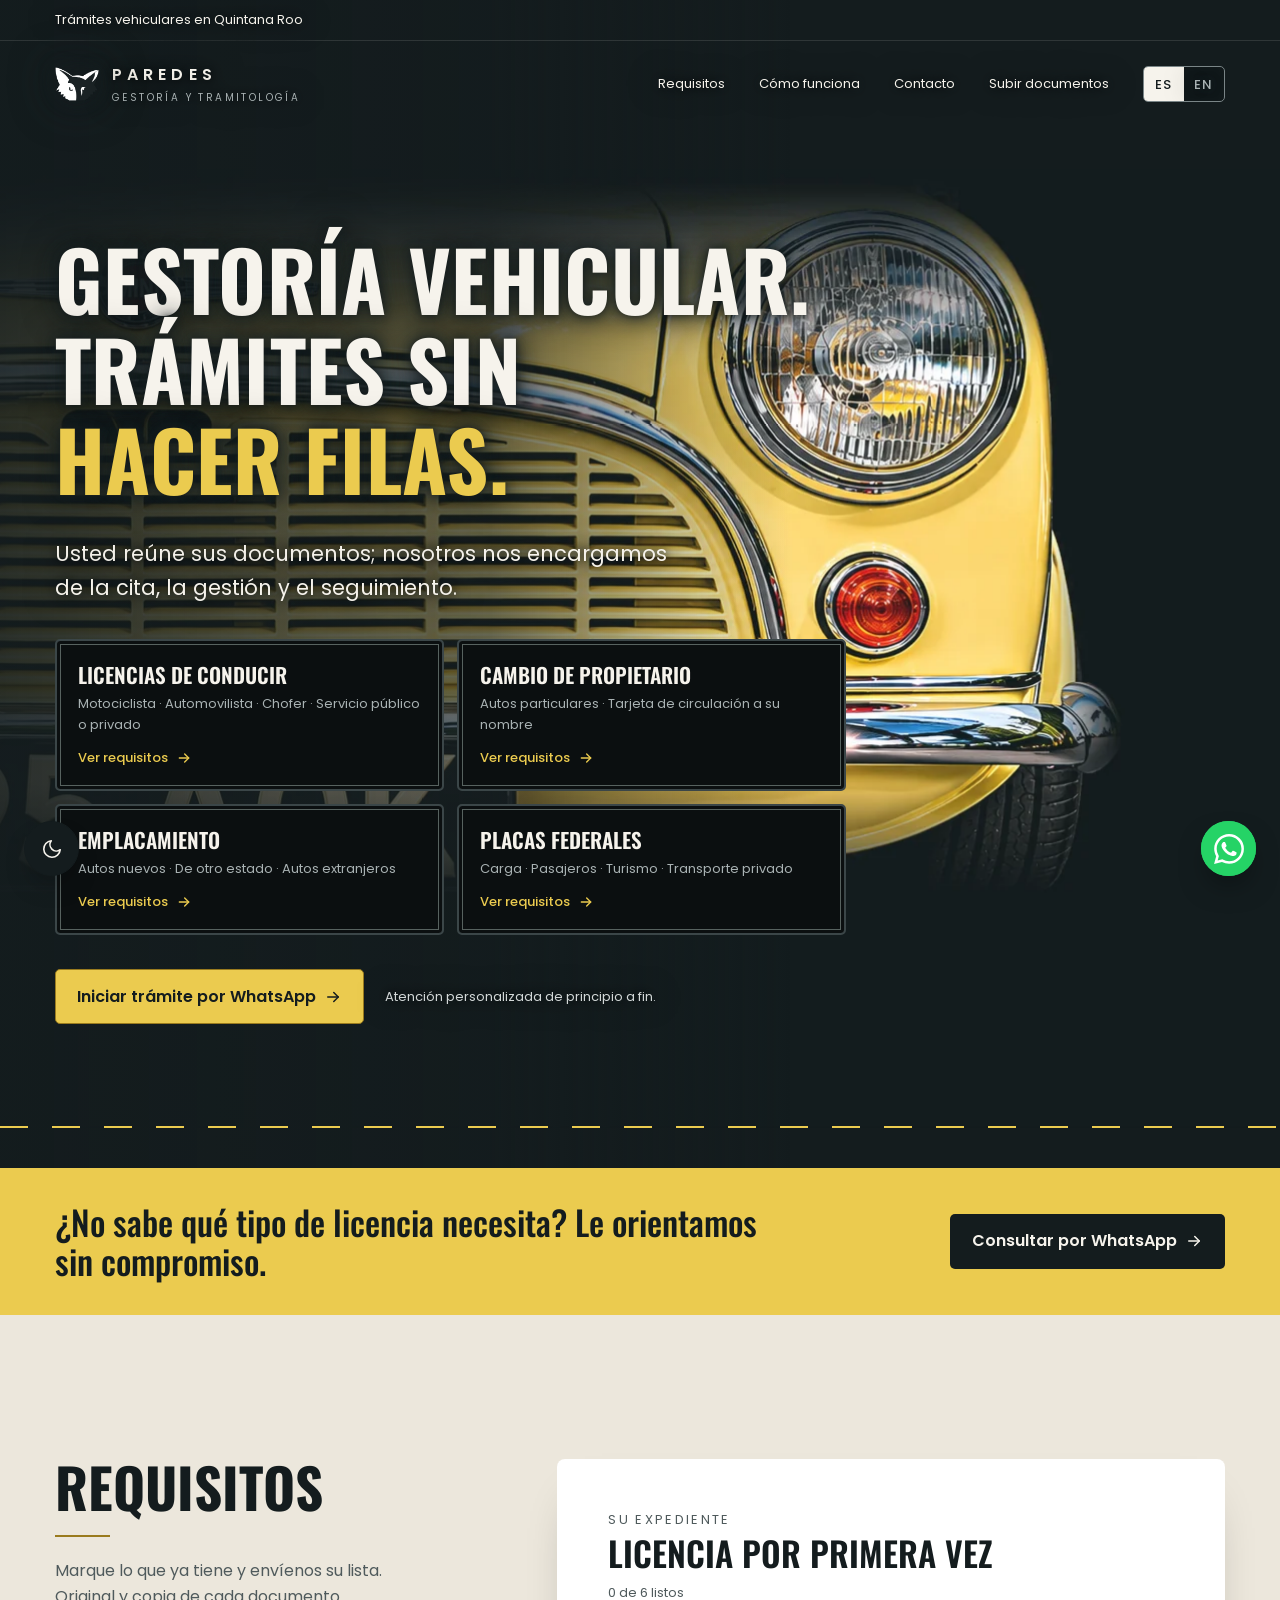
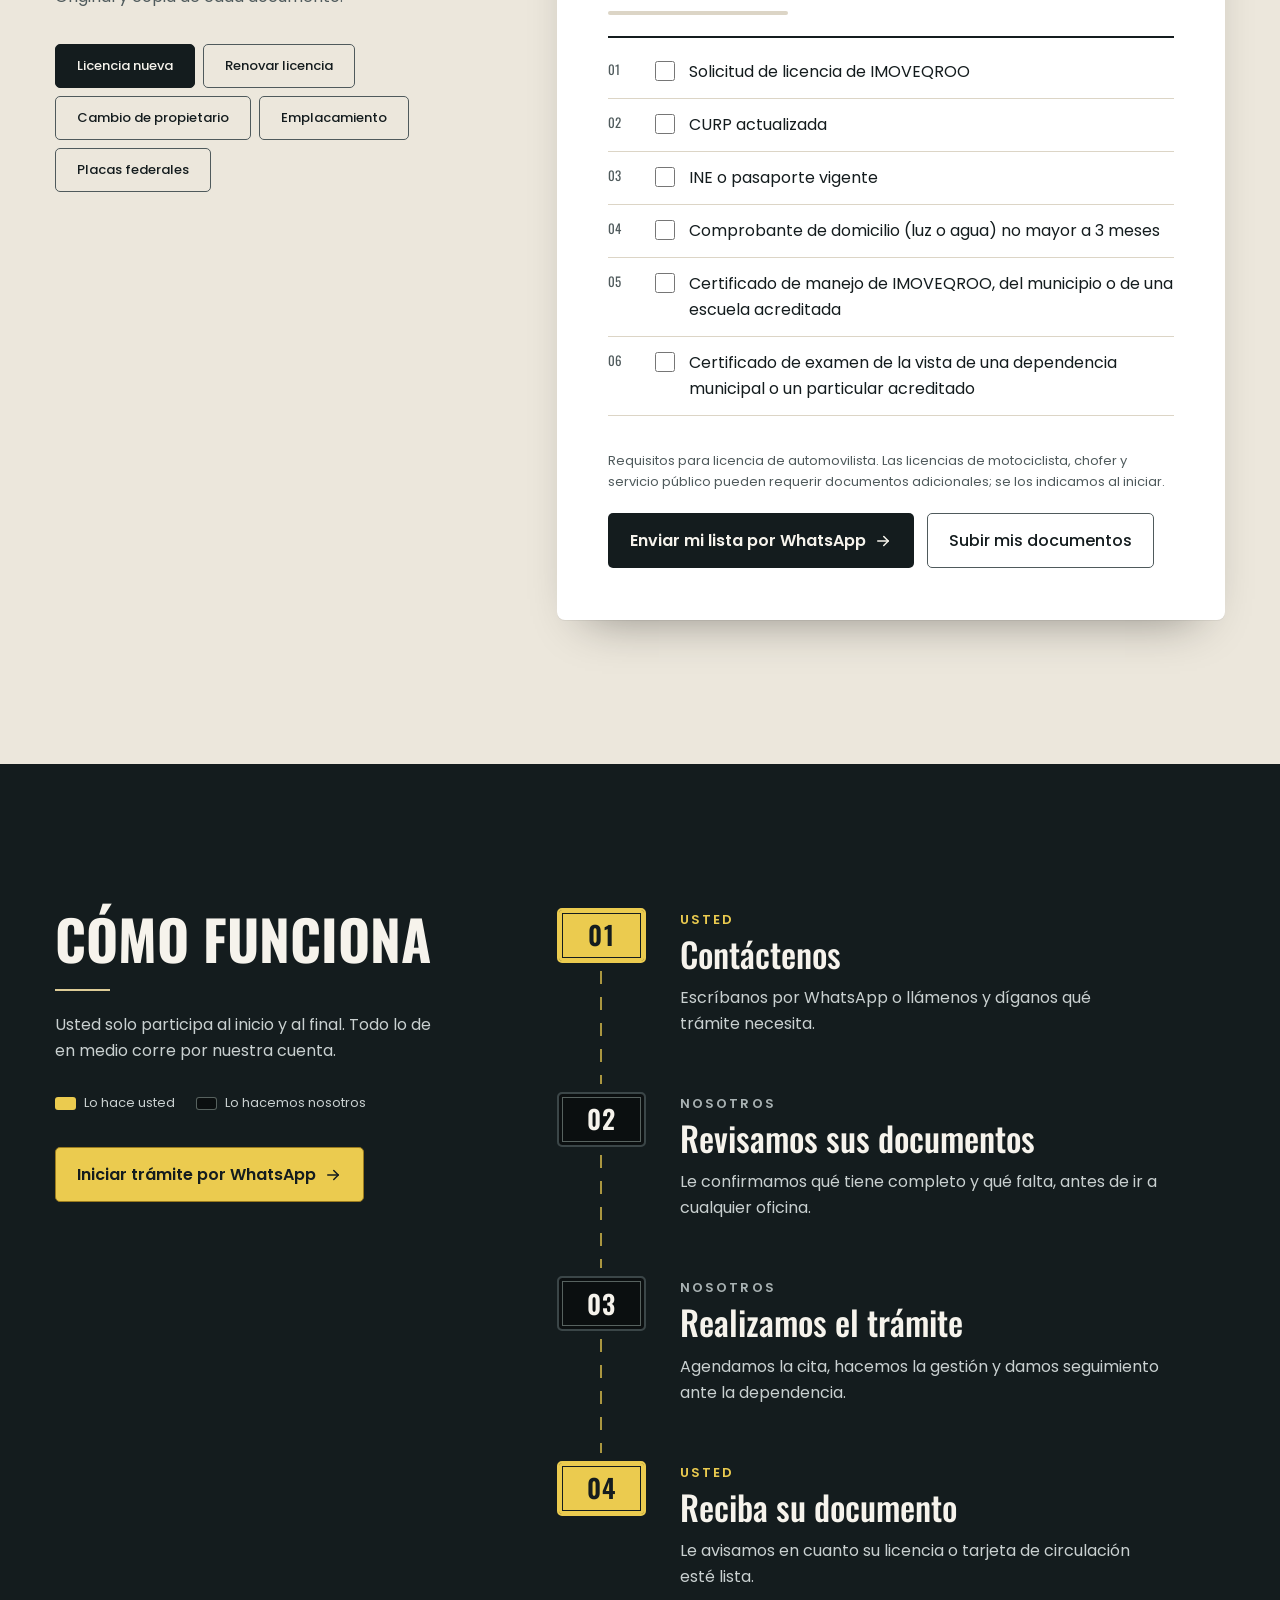
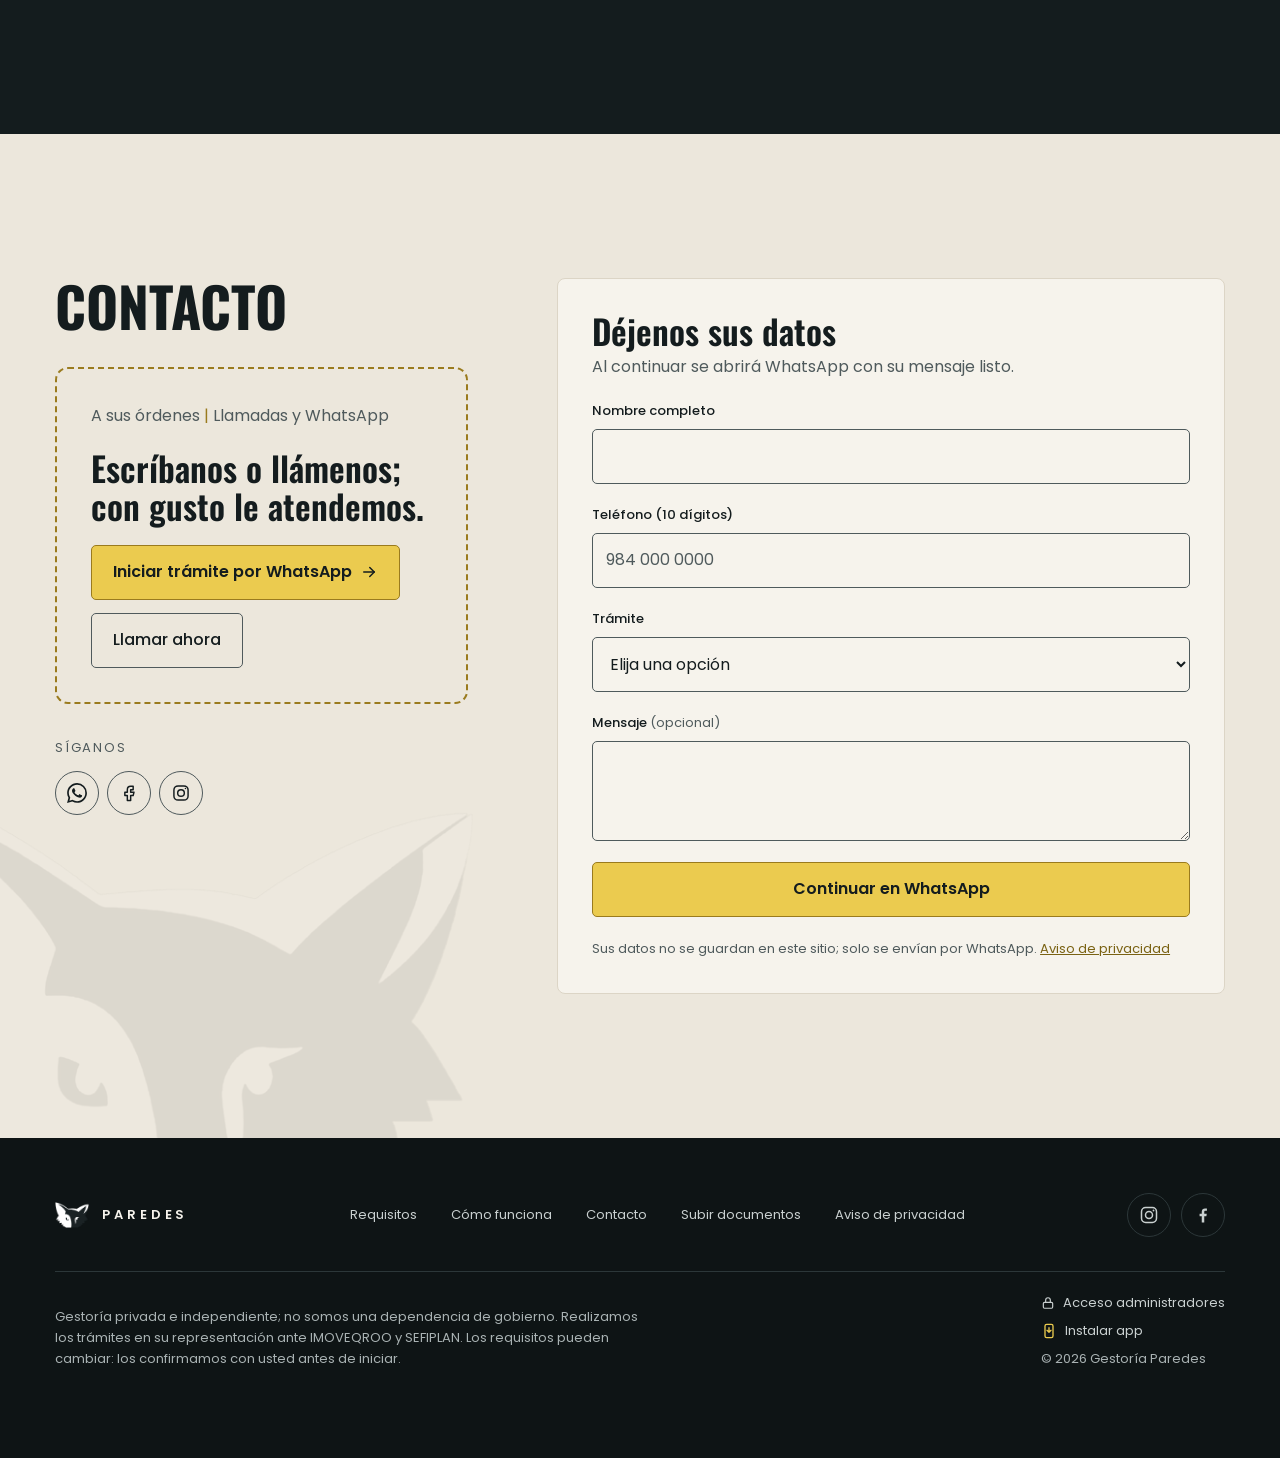
<file: index.html>
<!doctype html>
<html lang="es">
<head>
<meta charset="utf-8">
<meta name="viewport" content="width=device-width, initial-scale=1">
<title>Gestoría Paredes — Licencias y cambio de propietario sin hacer filas</title>
<meta name="description" content="Gestoría vehicular en Quintana Roo. Tramitamos su licencia de conducir (motociclista, automovilista, chofer, servicio público) el cambio de propietario, el emplacamiento de su auto (incluidos autos extranjeros) y placas federales. Consulte los requisitos y escríbanos por WhatsApp.">
<meta name="theme-color" content="#141C1E">
<meta property="og:type" content="website">
<meta property="og:locale" content="es_MX">
<meta property="og:title" content="Gestoría Paredes — Trámites vehiculares sin hacer filas">
<meta property="og:description" content="Licencias de conducir, cambio de propietario, emplacamiento (incluidos autos extranjeros) y placas federales. Usted reúne sus documentos; nosotros nos encargamos de la cita, la gestión y el seguimiento.">
<meta property="og:image" content="img/compartir.jpg">
<meta name="twitter:card" content="summary_large_image">
<link rel="icon" href="favicon.ico" sizes="any">
<link rel="icon" type="image/png" sizes="32x32" href="img/favicon-32.png">
<link rel="apple-touch-icon" href="img/apple-touch-icon.png">
<link rel="manifest" href="manifest.webmanifest">
<meta name="mobile-web-app-capable" content="yes">
<meta name="apple-mobile-web-app-capable" content="yes">
<meta name="apple-mobile-web-app-status-bar-style" content="black">
<meta name="apple-mobile-web-app-title" content="Paredes">

<link rel="preconnect" href="https://fonts.googleapis.com">
<link rel="preconnect" href="https://fonts.gstatic.com" crossorigin>
<link rel="stylesheet" href="https://fonts.googleapis.com/css2?family=Oswald:wght@500;600;700&amp;family=Poppins:wght@400;500;600&amp;display=swap">

<link rel="stylesheet" href="css/styles.css?v=202611201130">
<script>
  /* aplica tema e idioma guardados antes de pintar, para evitar parpadeo */
  (function () {
    var d = document.documentElement;
    try {
      d.dataset.theme = localStorage.getItem('gp-theme') || 'light';
      d.dataset.lang = localStorage.getItem('gp-lang') || 'es';
      d.dataset.pal = '1';
      d.dataset.intro = sessionStorage.getItem('gp-intro') ? 'no' : 'si';
    } catch (e) { d.dataset.lang = 'es'; d.dataset.intro = 'si'; }
  })();
</script>
</head>
<body style="margin:0">
<div id="gp" class="gp light">

<a class="skip" href="#inicio" data-i18n="skip">Saltar al contenido</a>

<div class="intro" aria-hidden="true">
  <img src="img/coyote-blanco.png" alt="" width="84" height="64">
  <div class="bar"><span></span></div>
</div>

<header class="hdr">
  <div class="topbar" style="border-bottom: 1px solid rgba(var(--rgb-marfil),.12);">
    <div class="wrap" style="display: flex; justify-content: space-between; align-items: center; gap: 13px; min-height: 40px; font-size: 13px; color: var(--c-marfil);">
      <span data-i18n="topbar">Trámites vehiculares en Quintana Roo</span>
    </div>
  </div>
  <div class="wrap" style="display: flex; align-items: center; justify-content: space-between; gap: 13px; padding-top: 21px; padding-bottom: 21px;">
    <a href="#inicio" data-i18n-aria="homeAria" aria-label="Gestoría Paredes, inicio" style="display: flex; align-items: center; gap: 13px; text-decoration: none; color: var(--c-marfil);">
      <img src="img/coyote-blanco.png" alt="" width="44" height="34" style="width: 44px; height: auto; display: block;">
      <span style="display: flex; flex-direction: column; gap: 2px;">
        <span style="font-weight: 600; font-size: 16px; letter-spacing: 0.32em; line-height: 26px;">PAREDES</span>
        <span data-i18n="descriptor" style="font-size: 10px; letter-spacing: 0.24em; line-height: 16px; color: var(--c-gris_c);">GESTORÍA Y TRAMITOLOGÍA</span>
      </span>
    </a>
    <div class="nav-desk" style="align-items: center; gap: 34px;">
      <nav data-i18n-aria="navAria" aria-label="Principal" style="display: flex; align-items: center; gap: 34px; font-size: 13px;">
        <a href="#requisitos" data-i18n="nav2">Requisitos</a>
        <a href="#proceso" data-i18n="nav3">Cómo funciona</a>
        <a href="#contacto" data-i18n="nav4">Contacto</a>
        <a href="documentos.html" data-i18n="nav5">Subir documentos</a>
      </nav>
      <div class="seg" role="group" data-i18n-aria="langAria" aria-label="Idioma">
        <button type="button" data-set-lang="es" aria-pressed="true">ES</button>
        <button type="button" data-set-lang="en" aria-pressed="false">EN</button>
      </div>
    </div>
    <button type="button" id="menu-open" class="icon-btn burger" data-i18n-aria="menuOpen" aria-label="Abrir menú" aria-expanded="false" aria-controls="menu" style="color: var(--c-marfil);">
      <svg width="24" height="24" viewBox="0 0 24 24" fill="none" stroke="currentColor" stroke-width="1.75" stroke-linecap="round" aria-hidden="true"><path d="M4 7h16M4 12h16M4 17h10"></path></svg>
    </button>
  </div>
</header>

<div id="menu" class="menu" role="dialog" aria-modal="true" data-i18n-aria="menuLabel" aria-label="Menú" hidden>
  <div style="display: flex; align-items: center; justify-content: space-between;">
    <img src="img/coyote-blanco.png" alt="" width="40" height="30" style="width: 40px; height: auto;">
    <button type="button" id="menu-close" class="icon-btn" data-i18n-aria="menuClose" aria-label="Cerrar" style="color: var(--c-marfil);">
      <svg width="24" height="24" viewBox="0 0 24 24" fill="none" stroke="currentColor" stroke-width="1.75" stroke-linecap="round" aria-hidden="true"><path d="M6 6l12 12M18 6 6 18"></path></svg>
    </button>
  </div>
  <nav data-i18n-aria="navAria" aria-label="Principal" class="disp" style="margin-top: 34px; font-size: 34px; line-height: 1.05; font-weight: 500; text-transform: uppercase;">
    <a href="#requisitos" data-close-menu data-i18n="nav2">Requisitos</a>
    <a href="#proceso" data-close-menu data-i18n="nav3">Cómo funciona</a>
    <a href="#contacto" data-close-menu data-i18n="nav4">Contacto</a>
    <a href="documentos.html" data-close-menu data-i18n="nav5">Subir documentos</a>
  </nav>
  <div style="margin-top: auto; display: flex; flex-direction: column; gap: 21px;">
    <div style="display: flex; gap: 13px; align-items: center;">
      <div class="seg" role="group" data-i18n-aria="langAria" aria-label="Idioma">
        <button type="button" data-set-lang="es" aria-pressed="true">ES</button>
        <button type="button" data-set-lang="en" aria-pressed="false">EN</button>
      </div>
    </div>
    <a class="btn btn-y" href="https://wa.me/529841297165" target="_blank" rel="noopener" style="width: 100%;" data-i18n="ctaWa">Iniciar trámite por WhatsApp</a>
    <button type="button" class="btn btn-o btn-app" data-instalar hidden style="width: 100%;"><svg width="16" height="16" viewBox="0 0 24 24" fill="none" stroke="currentColor" stroke-width="2" stroke-linecap="round" stroke-linejoin="round" aria-hidden="true"><rect x="6" y="2" width="12" height="20" rx="2.5"/><path d="M12 7v7m-3-3 3 3 3-3"/></svg><span data-i18n="instalar">Instalar app</span></button>
  </div>
</div>

<main>
<section id="inicio" class="hero" aria-labelledby="titulo-inicio">
  <div class="hero-top"></div>
  <picture class="hero-pic hero-pic-desk">
    <source srcset="img/hero-auto.webp" data-car="desk">
    <img class="hero-img" src="[data-uri]" data-i18n-alt="heroAlt" alt="Frente de un auto clásico amarillo con placa 595 AOK" width="2127" height="956" fetchpriority="high">
  </picture>
  <div class="scrim" aria-hidden="true"></div>
  <div class="wrap hero-inner">
    <div style="max-width: 791px; display: flex; flex-direction: column; gap: 34px;">
      <h1 id="titulo-inicio" class="h1 disp">
        <span class="ln"><span data-i18n="h1a">Gestoría vehicular.</span></span>
        <span class="ln"><span data-i18n="h1b">Trámites sin</span></span>
        <span class="ln"><span data-i18n="h1c" style="color: var(--c-acc);">hacer filas.</span></span>
      </h1>
      <div class="hero-rest" style="display: flex; flex-direction: column; gap: 34px;">
        <p data-i18n="lead" style="margin: 0; font-size: 21px; line-height: 34px; color: var(--c-marfil); max-width: 30em;">Usted reúne sus documentos; nosotros nos encargamos de la cita, la gestión y el seguimiento.</p>
        <picture class="hero-pic-mob" aria-hidden="false">
          <source media="(max-width: 1100px)" srcset="img/hero-auto-movil.webp" data-car="mob">
          <img class="hero-car-mob" src="[data-uri]" data-i18n-alt="heroAlt" alt="Frente de un auto clásico amarillo con placa 595 AOK" width="2300" height="900">
        </picture>
        <div class="svc2" style="display: grid; grid-template-columns: repeat(auto-fit, minmax(min(300px, 100%), 1fr)); gap: 13px;">
          <a class="svc-plate" href="#requisitos" data-go-tab="primera">
            <span class="disp" data-i18n="s1" style="font-size: 21px; line-height: 26px; font-weight: 600; text-transform: uppercase;">Licencias de conducir</span>
            <span data-i18n="s1sub" style="font-size: 13px; line-height: 21px; color: var(--c-gris_c);">Motociclista · Automovilista · Chofer · Servicio público o privado</span>
            <span class="go"><span data-i18n="reqLink">Ver requisitos</span><svg width="16" height="16" viewBox="0 0 24 24" fill="none" stroke="currentColor" stroke-width="2" stroke-linecap="round" stroke-linejoin="round" aria-hidden="true"><path d="M5 12h14"></path><path d="m13 6 6 6-6 6"></path></svg></span>
          </a>
          <a class="svc-plate" href="#requisitos" data-go-tab="propietario">
            <span class="disp" data-i18n="s2" style="font-size: 21px; line-height: 26px; font-weight: 600; text-transform: uppercase;">Cambio de propietario</span>
            <span data-i18n="s2sub" style="font-size: 13px; line-height: 21px; color: var(--c-gris_c);">Autos particulares · Tarjeta de circulación a su nombre</span>
            <span class="go"><span data-i18n="reqLink">Ver requisitos</span><svg width="16" height="16" viewBox="0 0 24 24" fill="none" stroke="currentColor" stroke-width="2" stroke-linecap="round" stroke-linejoin="round" aria-hidden="true"><path d="M5 12h14"></path><path d="m13 6 6 6-6 6"></path></svg></span>
          </a>
          <a class="svc-plate" href="#requisitos" data-go-tab="emplacamiento">
            <span class="disp" data-i18n="s3" style="font-size: 21px; line-height: 26px; font-weight: 600; text-transform: uppercase;">Emplacamiento</span>
            <span data-i18n="s3sub" style="font-size: 13px; line-height: 21px; color: var(--c-gris_c);">Autos nuevos · De otro estado · Autos extranjeros</span>
            <span class="go"><span data-i18n="reqLink">Ver requisitos</span><svg width="16" height="16" viewBox="0 0 24 24" fill="none" stroke="currentColor" stroke-width="2" stroke-linecap="round" stroke-linejoin="round" aria-hidden="true"><path d="M5 12h14"></path><path d="m13 6 6 6-6 6"></path></svg></span>
          </a>
          <a class="svc-plate" href="#requisitos" data-go-tab="federales">
            <span class="disp" data-i18n="s4" style="font-size: 21px; line-height: 26px; font-weight: 600; text-transform: uppercase;">Placas federales</span>
            <span data-i18n="s4sub" style="font-size: 13px; line-height: 21px; color: var(--c-gris_c);">Carga · Pasajeros · Turismo · Transporte privado</span>
            <span class="go"><span data-i18n="reqLink">Ver requisitos</span><svg width="16" height="16" viewBox="0 0 24 24" fill="none" stroke="currentColor" stroke-width="2" stroke-linecap="round" stroke-linejoin="round" aria-hidden="true"><path d="M5 12h14"></path><path d="m13 6 6 6-6 6"></path></svg></span>
          </a>
        </div>
        <div style="display: flex; flex-wrap: wrap; align-items: center; gap: 13px 21px;">
          <a class="btn btn-y" href="https://wa.me/529841297165" target="_blank" rel="noopener"><span data-i18n="ctaWa">Iniciar trámite por WhatsApp</span><svg class="arr" width="18" height="18" viewBox="0 0 24 24" fill="none" stroke="currentColor" stroke-width="2" stroke-linecap="round" stroke-linejoin="round" aria-hidden="true"><path d="M5 12h14"></path><path d="m13 6 6 6-6 6"></path></svg></a>
          <span data-i18n="ctaNote" style="font-size: 13px; color: var(--c-niebla2);">Atención personalizada de principio a fin.</span>
        </div>
      </div>
    </div>
  </div>
  <div class="road" aria-hidden="true" style="position: absolute; left: 0; right: 0; bottom: 40px;"></div>
</section>

<section class="band" data-i18n-aria="band1Aria" aria-label="Asesoría" style="background: var(--c-acc); color: var(--c-dark);">
  <div class="wrap rv" style="padding-top: 34px; padding-bottom: 34px; display: flex; flex-wrap: wrap; align-items: center; justify-content: space-between; gap: 21px 34px;">
    <p class="disp" data-i18n="band1" style="margin: 0; font-size: clamp(21px, 3vw, 34px); line-height: 1.15; font-weight: 500; max-width: 24em;">¿No sabe qué tipo de licencia necesita? Le orientamos sin compromiso.</p>
    <a class="btn" href="https://wa.me/529841297165" target="_blank" rel="noopener" style="background: var(--c-dark); color: var(--c-marfil);"><span data-i18n="band1Cta">Consultar por WhatsApp</span><svg class="arr" width="18" height="18" viewBox="0 0 24 24" fill="none" stroke="currentColor" stroke-width="2" stroke-linecap="round" stroke-linejoin="round" aria-hidden="true"><path d="M5 12h14"></path><path d="m13 6 6 6-6 6"></path></svg></a>
  </div>
</section>

<section id="requisitos" aria-labelledby="titulo-requisitos" style="background: var(--sunken); transition: background-color .4s ease;">
  <div class="wrap" style="padding-top: 144px; padding-bottom: 144px; display: flex; flex-wrap: wrap; gap: 55px 89px; align-items: flex-start;">
    <div class="rv" style="flex: 1 1 calc((100% - 90px) * 0.382); min-width: min(300px, 100%); display: flex; flex-direction: column; gap: 21px;">
      <h2 id="titulo-requisitos" class="disp" data-i18n="reqTitle" style="margin: 0; font-weight: 700; font-size: clamp(34px, 5vw, 55px); line-height: 1; text-transform: uppercase;">Requisitos</h2>
      <span aria-hidden="true" style="display: block; width: 55px; height: 2px; background: var(--oro);"></span>
      <p data-i18n="reqLead" style="margin: 0; font-size: 16px; line-height: 26px; color: var(--muted); max-width: 24em;">Marque lo que ya tiene y envíenos su lista. Original y copia de cada documento.</p>
      <div id="tabs" role="group" data-i18n-aria="tabsAria" aria-label="Elegir trámite" style="display: flex; flex-wrap: wrap; gap: 8px; margin-top: 13px;"></div>
    </div>

    <div class="paper rv" style="flex: 1 1 calc((100% - 90px) * 0.618); min-width: min(520px, 100%); padding: clamp(21px, 4vw, 55px);">
      <div style="display: flex; align-items: flex-end; justify-content: space-between; flex-wrap: wrap; gap: 13px 21px; padding-bottom: 21px; border-bottom: 2px solid var(--c-dark);">
        <div style="display: flex; flex-direction: column; gap: 5px;">
          <span data-i18n="expediente" style="font-size: 13px; letter-spacing: 0.18em; color: var(--c-gris);">SU EXPEDIENTE</span>
          <h3 id="req-titulo" class="disp" style="margin: 0; font-weight: 600; font-size: 34px; line-height: 1.05; text-transform: uppercase;"></h3>
        </div>
        <div style="display: flex; flex-direction: column; gap: 8px; min-width: 180px;">
          <span id="req-progreso" aria-live="polite" style="font-size: 13px; color: var(--c-gris);"></span>
          <div style="height: 4px; background: var(--c-line_l); border-radius: 5px; overflow: hidden;"><div id="req-barra" style="height: 100%; width: 0; background: var(--c-oro_d); transition: width .4s cubic-bezier(.2,.7,.2,1);"></div></div>
        </div>
      </div>
      <div id="req-skeleton" aria-hidden="true" hidden style="display: flex; flex-direction: column; gap: 21px; padding: 21px 0 8px;">
        <div class="sk" style="width: 80%;"></div><div class="sk" style="width: 62%;"></div><div class="sk" style="width: 74%;"></div><div class="sk" style="width: 55%;"></div><div class="sk" style="width: 68%;"></div>
      </div>
      <div id="req-lista" style="display: grid; grid-template-columns: repeat(auto-fit, minmax(min(280px, 100%), 1fr)); gap: 34px 55px; padding-top: 8px;"></div>
      <div style="display: flex; flex-wrap: wrap; align-items: center; justify-content: space-between; gap: 21px 34px; margin-top: 34px;">
        <p id="req-nota" style="margin: 0; font-size: 13px; line-height: 21px; color: var(--c-gris); flex: 1 1 280px;"></p>
        <div style="display: flex; flex-wrap: wrap; gap: 13px;"><a id="req-wa" class="btn" href="https://wa.me/529841297165" target="_blank" rel="noopener" style="background: var(--c-dark); color: var(--c-marfil);"><span data-i18n="sendList">Enviar mi lista por WhatsApp</span><svg class="arr" width="18" height="18" viewBox="0 0 24 24" fill="none" stroke="currentColor" stroke-width="2" stroke-linecap="round" stroke-linejoin="round" aria-hidden="true"><path d="M5 12h14"></path><path d="m13 6 6 6-6 6"></path></svg></a><a class="btn btn-o" href="documentos.html"><span data-i18n="upDocs">Subir mis documentos</span></a></div>
      </div>
    </div>
  </div>
</section>

<section id="proceso" class="proc" aria-labelledby="titulo-proceso">
  <div class="wrap" style="padding-top: 144px; padding-bottom: 144px; display: flex; flex-wrap: wrap; gap: 55px 89px; align-items: flex-start;">
    <div class="rv proc-intro" style="flex: 1 1 calc((100% - 90px) * 0.382); min-width: min(300px, 100%); display: flex; flex-direction: column; gap: 21px;">
      <h2 id="titulo-proceso" class="disp" data-i18n="procTitle" style="margin: 0; font-weight: 700; font-size: clamp(34px, 5vw, 55px); line-height: 1.1; text-transform: uppercase; color: var(--c-marfil);">Cómo funciona</h2>
      <span aria-hidden="true" style="display: block; width: 55px; height: 2px; background: var(--c-oro);"></span>
      <p data-i18n="procLead" style="margin: 0; font-size: 16px; line-height: 26px; color: var(--c-niebla); max-width: 24em;">Usted solo participa al inicio y al final. Todo lo de en medio corre por nuestra cuenta.</p>
      <ul class="proc-legend" aria-hidden="true">
        <li><span class="sw sw-you"></span><span data-i18n="legendYou">Lo hace usted</span></li>
        <li><span class="sw sw-us"></span><span data-i18n="legendUs">Lo hacemos nosotros</span></li>
      </ul>
      <div style="margin-top: 13px;"><a class="btn btn-y" href="https://wa.me/529841297165" target="_blank" rel="noopener"><span data-i18n="ctaWa">Iniciar trámite por WhatsApp</span><svg class="arr" width="18" height="18" viewBox="0 0 24 24" fill="none" stroke="currentColor" stroke-width="2" stroke-linecap="round" stroke-linejoin="round" aria-hidden="true"><path d="M5 12h14"></path><path d="m13 6 6 6-6 6"></path></svg></a></div>
    </div>
    <ol class="track" style="flex: 1 1 calc((100% - 90px) * 0.618); min-width: min(400px, 100%);">
      <li class="step rv">
        <span class="step-plate plate-you" aria-hidden="true">01</span>
        <div class="step-body">
          <span class="step-who who-you" data-i18n="whoYou">USTED</span>
          <h3 class="disp step-title" data-i18n="p1t">Contáctenos</h3>
          <p class="step-text" data-i18n="p1d">Escríbanos por WhatsApp o llámenos y díganos qué trámite necesita.</p>
        </div>
      </li>
      <li class="step rv">
        <span class="step-plate plate-us" aria-hidden="true">02</span>
        <div class="step-body">
          <span class="step-who who-us" data-i18n="whoUs">NOSOTROS</span>
          <h3 class="disp step-title" data-i18n="p2t">Revisamos sus documentos</h3>
          <p class="step-text" data-i18n="p2d">Le confirmamos qué tiene completo y qué falta, antes de ir a cualquier oficina.</p>
        </div>
      </li>
      <li class="step rv">
        <span class="step-plate plate-us" aria-hidden="true">03</span>
        <div class="step-body">
          <span class="step-who who-us" data-i18n="whoUs">NOSOTROS</span>
          <h3 class="disp step-title" data-i18n="p3t">Realizamos el trámite</h3>
          <p class="step-text" data-i18n="p3d">Agendamos la cita, hacemos la gestión y damos seguimiento ante la dependencia.</p>
        </div>
      </li>
      <li class="step rv">
        <span class="step-plate plate-you" aria-hidden="true">04</span>
        <div class="step-body">
          <span class="step-who who-you" data-i18n="whoYou">USTED</span>
          <h3 class="disp step-title" data-i18n="p4t">Reciba su documento</h3>
          <p class="step-text" data-i18n="p4d">Le avisamos en cuanto su licencia o tarjeta de circulación esté lista.</p>
        </div>
      </li>
    </ol>
  </div>
</section>

<section id="contacto" aria-labelledby="titulo-contacto" style="background: var(--sunken); position: relative; overflow: hidden; transition: background-color .4s ease;">
  <img class="mark" src="img/coyote-blanco.png" alt="" aria-hidden="true" loading="lazy" style="position: absolute; left: -140px; bottom: -110px; width: 620px; height: auto; pointer-events: none;">
  <div class="wrap" style="position: relative; padding-top: 144px; padding-bottom: 144px; display: flex; flex-wrap: wrap; gap: 55px 89px; align-items: flex-start;">

    <div class="rv" style="flex: 1 1 calc((100% - 90px) * 0.382); min-width: min(340px, 100%); display: flex; flex-direction: column; gap: 34px;">
      <h2 id="titulo-contacto" class="disp" data-i18n="contTitle" style="margin: 0; font-weight: 700; font-size: clamp(34px, 5vw, 55px); line-height: 1; text-transform: uppercase;">Contacto</h2>
      <div style="border: 2px dashed var(--yl); border-radius: 13px; padding: 34px; display: flex; flex-direction: column; gap: 21px;">
        <p style="margin: 0; font-size: 16px; color: var(--muted);"><span data-i18n="aSusOrdenes">A sus órdenes</span> <span aria-hidden="true" style="color: var(--yl);">|</span> <span data-i18n="telLabel">Llamadas y WhatsApp</span></p>
        <p class="disp" data-i18n="contHook" style="margin: 0; font-weight: 600; font-size: clamp(21px, 3.2vw, 34px); line-height: 1.1;">Escríbanos o llámenos; con gusto le atendemos.</p>
        <div style="display: flex; flex-wrap: wrap; gap: 13px;">
          <a class="btn btn-y" href="https://wa.me/529841297165" target="_blank" rel="noopener"><span data-i18n="ctaWa">Iniciar trámite por WhatsApp</span><svg class="arr" width="18" height="18" viewBox="0 0 24 24" fill="none" stroke="currentColor" stroke-width="2" stroke-linecap="round" stroke-linejoin="round" aria-hidden="true"><path d="M5 12h14"></path><path d="m13 6 6 6-6 6"></path></svg></a>
          <a class="btn btn-o" href="tel:+529841297165" data-i18n="ctaCall">Llamar ahora</a>
        </div>
      </div>
      <div style="display: flex; flex-direction: column; gap: 13px;">
        <span data-i18n="siganos" style="font-size: 13px; letter-spacing: 0.14em; color: var(--muted);">SÍGANOS</span>
        <div class="rrss">
          <a href="https://wa.me/529841297165" target="_blank" rel="noopener" aria-label="WhatsApp"><svg width="20" height="20" viewBox="0 0 24 24" fill="currentColor" aria-hidden="true"><path d="M17.472 14.382c-.297-.149-1.758-.867-2.03-.967-.273-.099-.471-.148-.67.15-.197.297-.767.966-.94 1.164-.173.199-.347.223-.644.075-.297-.15-1.255-.463-2.39-1.475-.883-.788-1.48-1.761-1.653-2.059-.173-.297-.018-.458.13-.606.134-.133.298-.347.446-.52.149-.174.198-.298.298-.497.099-.198.05-.371-.025-.52-.075-.149-.669-1.612-.916-2.207-.242-.579-.487-.5-.669-.51-.173-.008-.371-.01-.57-.01-.198 0-.52.074-.792.372-.272.297-1.04 1.016-1.04 2.479 0 1.462 1.065 2.875 1.213 3.074.149.198 2.096 3.2 5.077 4.487.709.306 1.262.489 1.694.625.712.227 1.36.195 1.871.118.571-.085 1.758-.719 2.006-1.413.248-.694.248-1.289.173-1.413-.074-.124-.272-.198-.57-.347m-5.421 7.403h-.004a9.87 9.87 0 01-5.031-1.378l-.361-.214-3.741.982.998-3.648-.235-.374a9.86 9.86 0 01-1.51-5.26c.001-5.45 4.436-9.884 9.888-9.884 2.64 0 5.122 1.03 6.988 2.898a9.825 9.825 0 012.893 6.994c-.003 5.45-4.437 9.884-9.885 9.884m8.413-18.297A11.815 11.815 0 0012.05 0C5.495 0 .16 5.335.157 11.892c0 2.096.547 4.142 1.588 5.945L.057 24l6.305-1.654a11.882 11.882 0 005.683 1.448h.005c6.554 0 11.89-5.335 11.893-11.893a11.821 11.821 0 00-3.48-8.413z"></path></svg></a>
          <a href="https://www.facebook.com/profile.php?id=61596618631892" target="_blank" rel="noopener" aria-label="Facebook: Gestoría Paredes"><svg width="20" height="20" viewBox="0 0 24 24" fill="none" stroke="currentColor" stroke-width="1.75" stroke-linecap="round" stroke-linejoin="round" aria-hidden="true"><path d="M14 8h3V4h-3a4 4 0 0 0-4 4v3H7v4h3v6h4v-6h3l1-4h-4V8z"></path></svg></a>
          <a href="https://www.instagram.com/gestoria.paredes/" target="_blank" rel="noopener" aria-label="Instagram: @gestoria.paredes"><svg width="20" height="20" viewBox="0 0 24 24" fill="none" stroke="currentColor" stroke-width="1.75" aria-hidden="true"><rect x="3.5" y="3.5" width="17" height="17" rx="5"></rect><circle cx="12" cy="12" r="4"></circle><circle cx="17.3" cy="6.7" r="0.9" fill="currentColor" stroke="none"></circle></svg></a>
        </div>
      </div>
    </div>

    <div class="rv" style="flex: 1 1 calc((100% - 90px) * 0.618); min-width: min(400px, 100%); background: var(--bg); border: 1px solid var(--line); border-radius: 8px; padding: clamp(21px, 4vw, 34px); transition: background-color .4s ease;">
      <div id="form-ok" class="fadein" role="status" hidden style="display: flex; flex-direction: column; gap: 21px; padding: 21px 0;">
        <span style="width: 55px; height: 55px; border-radius: 999px; background: var(--c-acc); color: var(--c-dark); display: flex; align-items: center; justify-content: center;"><svg width="26" height="26" viewBox="0 0 24 24" fill="none" stroke="currentColor" stroke-width="2.2" stroke-linecap="round" stroke-linejoin="round" aria-hidden="true"><path d="m5 12 5 5 9-10"></path></svg></span>
        <h3 class="disp" data-i18n="okTitle" style="margin: 0; font-weight: 600; font-size: 34px; line-height: 1.05;">Su mensaje está listo</h3>
        <p data-i18n="okText" style="margin: 0; font-size: 16px; line-height: 26px; color: var(--muted);">Abrimos WhatsApp con sus datos. Solo presione enviar para iniciar su trámite.</p>
        <div style="display: flex; flex-wrap: wrap; gap: 13px;">
          <a id="form-wa" class="btn btn-y" href="https://wa.me/529841297165" target="_blank" rel="noopener" data-i18n="okOpen">Abrir WhatsApp de nuevo</a>
          <button type="button" id="form-reset" class="btn btn-o" data-i18n="okAgain">Enviar otro</button>
        </div>
      </div>
      <form id="form" novalidate style="display: flex; flex-direction: column; gap: 21px;">
        <div style="display: flex; flex-direction: column; gap: 5px;">
          <h3 class="disp" data-i18n="formTitle" style="margin: 0; font-weight: 600; font-size: 34px; line-height: 1.05;">Déjenos sus datos</h3>
          <p data-i18n="formLead" style="margin: 0; font-size: 16px; line-height: 26px; color: var(--muted);">Al continuar se abrirá WhatsApp con su mensaje listo.</p>
        </div>
        <div class="fld">
          <label for="f-nombre" data-i18n="fNombre">Nombre completo</label>
          <input id="f-nombre" name="nombre" class="inp" type="text" autocomplete="name" aria-invalid="false" aria-describedby="e-nombre">
          <span id="e-nombre" class="err" hidden></span>
        </div>
        <div class="fld">
          <label for="f-tel" data-i18n="fTel">Teléfono (10 dígitos)</label>
          <input id="f-tel" name="telefono" class="inp" type="tel" inputmode="numeric" autocomplete="tel" placeholder="984 000 0000" aria-invalid="false" aria-describedby="e-tel">
          <span id="e-tel" class="err" hidden></span>
        </div>
        <div class="fld">
          <label for="f-tramite" data-i18n="fTramite">Trámite</label>
          <select id="f-tramite" name="tramite" class="inp" aria-invalid="false" aria-describedby="e-tramite"></select>
          <span id="e-tramite" class="err" hidden></span>
        </div>
        <div class="fld">
          <label for="f-msg"><span data-i18n="fMsg">Mensaje</span> <span data-i18n="opcional" style="font-weight: 400; color: var(--muted);">(opcional)</span></label>
          <textarea id="f-msg" name="mensaje" class="inp" rows="3" maxlength="500" style="resize: vertical;"></textarea>
        </div>
        <button type="submit" class="btn btn-y" style="width: 100%;" data-i18n="send">Continuar en WhatsApp</button>
        <p style="margin: 0; font-size: 13px; line-height: 21px; color: var(--muted);"><span data-i18n="privacy">Sus datos no se guardan en este sitio; solo se envían por WhatsApp.</span> <a href="aviso-de-privacidad.html" data-i18n="privacyLink">Aviso de privacidad</a></p>
      </form>
    </div>
  </div>
</section>
</main>

<footer style="background: var(--c-deep); color: var(--c-marfil);">
  <div class="wrap" style="padding-top: 55px; padding-bottom: 89px; display: flex; flex-direction: column; gap: 34px;">
    <div style="display: flex; flex-wrap: wrap; justify-content: space-between; align-items: center; gap: 21px 55px;">
      <a href="#inicio" data-i18n-aria="homeAria" aria-label="Gestoría Paredes, inicio" style="display: flex; align-items: center; gap: 13px; text-decoration: none; color: var(--c-marfil);">
        <img src="img/coyote-blanco.png" alt="" loading="lazy" width="34" height="26" style="width: 34px; height: auto; display: block;">
        <span style="font-size: 13px; letter-spacing: 0.3em; font-weight: 600;">PAREDES</span>
      </a>
      <nav data-i18n-aria="footNavAria" aria-label="Pie de página" style="display: flex; flex-wrap: wrap; gap: 8px 34px; font-size: 13px;">
        <a class="ul" href="#requisitos" data-i18n="nav2" style="color: var(--c-niebla);">Requisitos</a>
        <a class="ul" href="#proceso" data-i18n="nav3" style="color: var(--c-niebla);">Cómo funciona</a>
        <a class="ul" href="#contacto" data-i18n="nav4" style="color: var(--c-niebla);">Contacto</a>
        <a class="ul" href="documentos.html" data-i18n="nav5" style="color: var(--c-niebla);">Subir documentos</a>
        <a class="ul" href="aviso-de-privacidad.html" data-i18n="privacyLink" style="color: var(--c-niebla);">Aviso de privacidad</a>
      </nav>
      <div class="redes" style="display: flex; gap: 10px;">
        <a class="red" href="https://www.instagram.com/gestoria.paredes/" target="_blank" rel="noopener" aria-label="Instagram: @gestoria.paredes">
          <svg width="20" height="20" viewBox="0 0 24 24" fill="none" stroke="currentColor" stroke-width="1.8" stroke-linecap="round" stroke-linejoin="round" aria-hidden="true"><rect x="3" y="3" width="18" height="18" rx="5"/><circle cx="12" cy="12" r="4.2"/><circle cx="17.4" cy="6.6" r="1.1" fill="currentColor" stroke="none"/></svg>
        </a>
        <a class="red" href="https://www.facebook.com/profile.php?id=61596618631892" target="_blank" rel="noopener" aria-label="Facebook: Gestoría Paredes">
          <svg width="20" height="20" viewBox="0 0 24 24" fill="currentColor" aria-hidden="true"><path d="M13.5 21v-7.5h2.6l.4-3.1h-3V8.5c0-.9.3-1.5 1.6-1.5h1.6V4.2c-.3 0-1.2-.1-2.3-.1-2.3 0-3.9 1.4-3.9 4v2.3H7.9v3.1h2.6V21h3z"/></svg>
        </a>
      </div>
    </div>
    <div style="display: flex; flex-wrap: wrap; justify-content: space-between; align-items: flex-end; gap: 21px 55px; padding-top: 21px; border-top: 1px solid var(--c-line_d);">
      <p data-i18n="legal" style="margin: 0; font-size: 13px; line-height: 21px; color: var(--c-gris_c); max-width: 46em;">Gestoría privada e independiente; no somos una dependencia de gobierno. Realizamos los trámites en su representación ante IMOVEQROO y SEFIPLAN. Los requisitos pueden cambiar: los confirmamos con usted antes de iniciar.</p>
      <div style="display: flex; flex-direction: column; align-items: flex-start; gap: 8px;">
        <a class="ul adm-link" href="admin.html" rel="nofollow" style="display: inline-flex; align-items: center; gap: 8px; font-size: 13px; color: var(--c-niebla); text-decoration: none;"><svg width="14" height="14" viewBox="0 0 24 24" fill="none" stroke="currentColor" stroke-width="2" stroke-linecap="round" stroke-linejoin="round" aria-hidden="true"><rect x="4" y="11" width="16" height="10" rx="2"/><path d="M8 11V7a4 4 0 0 1 8 0v4"/></svg><span data-i18n="adminLink">Acceso administradores</span></a>
        <button type="button" class="ul foot-app" data-instalar hidden><svg width="16" height="16" viewBox="0 0 24 24" fill="none" stroke="currentColor" stroke-width="2" stroke-linecap="round" stroke-linejoin="round" aria-hidden="true"><rect x="6" y="2" width="12" height="20" rx="2.5"/><path d="M12 7v7m-3-3 3 3 3-3"/></svg><span data-i18n="instalar">Instalar app</span></button>
        <p style="margin: 0; font-size: 13px; color: var(--c-gris_c);">© <span id="year">2026</span> Gestoría Paredes</p>
      </div>
    </div>
  </div>
</footer>

<a class="wa" href="https://wa.me/529841297165" target="_blank" rel="noopener" data-i18n-aria="waBubble" aria-label="Escríbanos por WhatsApp">
  <span class="wa-tip" aria-hidden="true" data-i18n="waTip">¿Dudas? Escríbanos</span>
  <span class="wa-dot">
    <svg width="30" height="30" viewBox="0 0 24 24" fill="#FFFFFF" aria-hidden="true"><path d="M17.472 14.382c-.297-.149-1.758-.867-2.03-.967-.273-.099-.471-.148-.67.15-.197.297-.767.966-.94 1.164-.173.199-.347.223-.644.075-.297-.15-1.255-.463-2.39-1.475-.883-.788-1.48-1.761-1.653-2.059-.173-.297-.018-.458.13-.606.134-.133.298-.347.446-.52.149-.174.198-.298.298-.497.099-.198.05-.371-.025-.52-.075-.149-.669-1.612-.916-2.207-.242-.579-.487-.5-.669-.51-.173-.008-.371-.01-.57-.01-.198 0-.52.074-.792.372-.272.297-1.04 1.016-1.04 2.479 0 1.462 1.065 2.875 1.213 3.074.149.198 2.096 3.2 5.077 4.487.709.306 1.262.489 1.694.625.712.227 1.36.195 1.871.118.571-.085 1.758-.719 2.006-1.413.248-.694.248-1.289.173-1.413-.074-.124-.272-.198-.57-.347m-5.421 7.403h-.004a9.87 9.87 0 01-5.031-1.378l-.361-.214-3.741.982.998-3.648-.235-.374a9.86 9.86 0 01-1.51-5.26c.001-5.45 4.436-9.884 9.888-9.884 2.64 0 5.122 1.03 6.988 2.898a9.825 9.825 0 012.893 6.994c-.003 5.45-4.437 9.884-9.885 9.884m8.413-18.297A11.815 11.815 0 0012.05 0C5.495 0 .16 5.335.157 11.892c0 2.096.547 4.142 1.588 5.945L.057 24l6.305-1.654a11.882 11.882 0 005.683 1.448h.005c6.554 0 11.89-5.335 11.893-11.893a11.821 11.821 0 00-3.48-8.413z"></path></svg>
  </span>
</a>

<button type="button" id="theme-fab" class="theme-fab" aria-label="Cambiar a modo oscuro">
  <svg class="ico-sun" width="22" height="22" viewBox="0 0 24 24" fill="none" stroke="currentColor" stroke-width="1.75" stroke-linecap="round" aria-hidden="true"><circle cx="12" cy="12" r="4"></circle><path d="M12 2v2M12 20v2M4.9 4.9l1.4 1.4M17.7 17.7l1.4 1.4M2 12h2M20 12h2M4.9 19.1l1.4-1.4M17.7 6.3l1.4-1.4"></path></svg>
  <svg class="ico-moon" width="22" height="22" viewBox="0 0 24 24" fill="none" stroke="currentColor" stroke-width="1.75" stroke-linecap="round" stroke-linejoin="round" aria-hidden="true"><path d="M21 12.8A9 9 0 1 1 11.2 3a7 7 0 0 0 9.8 9.8z"></path></svg>
</button>

<button type="button" id="totop" class="totop" data-i18n-aria="toTop" aria-label="Volver arriba" hidden>
  <svg width="22" height="22" viewBox="0 0 24 24" fill="none" stroke="currentColor" stroke-width="2" stroke-linecap="round" stroke-linejoin="round" aria-hidden="true"><path d="M12 19V5"></path><path d="m6 11 6-6 6 6"></path></svg>
</button>

<aside id="exit" class="exitcard" role="dialog" aria-labelledby="exit-t" hidden>
  <div style="display: flex; justify-content: space-between; align-items: flex-start; gap: 13px;">
    <h2 id="exit-t" class="disp" data-i18n="exitTitle" style="margin: 0; font-size: 21px; line-height: 26px; font-weight: 600;">¿Le quedó alguna duda?</h2>
    <button type="button" id="exit-close" class="icon-btn" data-i18n-aria="menuClose" aria-label="Cerrar" style="width: 34px; height: 34px; margin: -8px -8px 0 0;">
      <svg width="18" height="18" viewBox="0 0 24 24" fill="none" stroke="currentColor" stroke-width="1.75" stroke-linecap="round" aria-hidden="true"><path d="M6 6l12 12M18 6 6 18"></path></svg>
    </button>
  </div>
  <p data-i18n="exitText" style="margin: 8px 0 21px; font-size: 13px; line-height: 21px; color: var(--muted);">Consulte por WhatsApp qué documentos requiere su caso, sin compromiso.</p>
  <a class="btn btn-y" href="https://wa.me/529841297165" target="_blank" rel="noopener" style="width: 100%;" data-i18n="ctaWa">Iniciar trámite por WhatsApp</a>
</aside>

</div>
<script src="js/config.js?v=202611201130" defer></script>
<script src="js/textos.js?v=202611201130" defer></script>
<script src="js/requisitos.js?v=202611201130" defer></script>
<script src="js/contenido.js?v=202611201130" defer></script>
<script src="js/whatsapp.js?v=202611201130" defer></script>
<script src="js/main.js?v=202611201130" defer></script>
<script src="js/instalar.js?v=202611201130" defer></script>
</body>
</html>
</file>
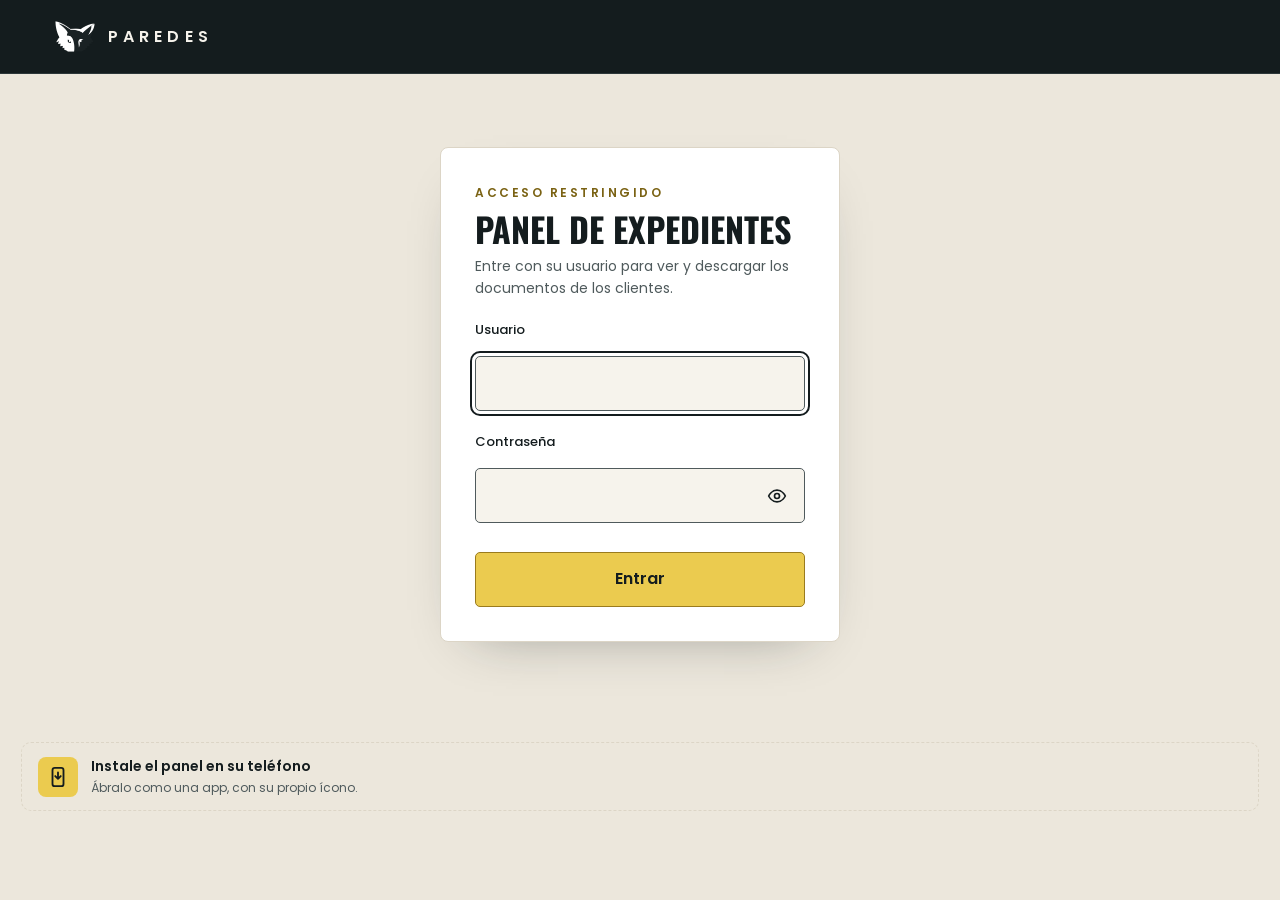
<file: admin.html>
<!doctype html>
<html lang="es">
<head>
<meta charset="utf-8">
<meta name="viewport" content="width=device-width, initial-scale=1">
<title>Panel — Gestoría Paredes</title>
<meta name="robots" content="noindex, nofollow">
<meta name="theme-color" content="#141C1E">
<link rel="icon" href="favicon.ico" sizes="any">
<link rel="icon" type="image/png" sizes="32x32" href="img/favicon-32.png">
<link rel="apple-touch-icon" href="img/admin-apple-touch.png">
<link rel="manifest" href="admin.webmanifest">
<meta name="mobile-web-app-capable" content="yes">
<meta name="apple-mobile-web-app-capable" content="yes">
<meta name="apple-mobile-web-app-status-bar-style" content="black">
<meta name="apple-mobile-web-app-title" content="Paredes Admin">

<link rel="preconnect" href="https://fonts.googleapis.com">
<link rel="preconnect" href="https://fonts.gstatic.com" crossorigin>
<link rel="stylesheet" href="https://fonts.googleapis.com/css2?family=Oswald:wght@500;600;700&amp;family=Poppins:wght@400;500;600&amp;display=swap">
<link rel="stylesheet" href="css/styles.css?v=202611201130">
<link rel="stylesheet" href="css/app.css?v=202611201130">
</head>
<body style="margin:0">
<div class="gp light adm-body" id="gp">
  <header class="app-top">
    <div class="wrap app-top-in">
      <a href="./" class="app-brand" aria-label="Gestoría Paredes, sitio público">
        <img src="img/coyote-blanco.png" alt="" width="40" height="30">
        <span>PAREDES</span>
      </a>
      <div class="adm-user" id="adm-user" hidden>
        <div class="adm-menu">
          <button type="button" class="adm-cuenta adm-menu-btn" id="adm-menu-btn" aria-haspopup="menu" aria-expanded="false" aria-controls="adm-menu">
            <svg width="16" height="16" viewBox="0 0 24 24" fill="none" stroke="currentColor" stroke-width="2" stroke-linecap="round" stroke-linejoin="round" aria-hidden="true"><circle cx="12" cy="8" r="4"/><path d="M4 21a8 8 0 0 1 16 0"/></svg>
            <span id="adm-nombre"></span>
            <svg class="adm-chev" width="14" height="14" viewBox="0 0 24 24" fill="none" stroke="currentColor" stroke-width="2.4" stroke-linecap="round" stroke-linejoin="round" aria-hidden="true"><path d="m6 9 6 6 6-6"/></svg>
          </button>
          <div class="adm-menu-pop" id="adm-menu" role="menu" aria-label="Opciones de administrador" hidden>
            <p class="adm-menu-h"><b id="adm-menu-nombre"></b><span id="adm-menu-usuario"></span></p>
            <button type="button" class="adm-mi" role="menuitem" id="adm-cuenta">
              <svg width="20" height="20" viewBox="0 0 24 24" fill="none" stroke="currentColor" stroke-width="1.8" stroke-linecap="round" stroke-linejoin="round" aria-hidden="true"><circle cx="12" cy="8" r="4"/><path d="M4 21a8 8 0 0 1 16 0"/></svg>
              <span><b>Mi cuenta</b><small>Cambiar usuario o contraseña</small></span>
            </button>
            <button type="button" class="adm-mi" role="menuitem" id="adm-apps">
              <svg width="20" height="20" viewBox="0 0 24 24" fill="none" stroke="currentColor" stroke-width="1.8" stroke-linecap="round" stroke-linejoin="round" aria-hidden="true"><rect x="3" y="3" width="7" height="7" rx="1.5"/><rect x="14" y="3" width="7" height="7" rx="1.5"/><rect x="3" y="14" width="7" height="7" rx="1.5"/><rect x="14" y="14" width="7" height="7" rx="1.5"/></svg>
              <span><b>Apps</b><small>Instalar la página, el panel y el escáner</small></span>
            </button>
            <a class="adm-mi" role="menuitem" href="escaner.html">
              <svg width="20" height="20" viewBox="0 0 24 24" fill="none" stroke="currentColor" stroke-width="1.8" stroke-linecap="round" stroke-linejoin="round" aria-hidden="true"><path d="M3 7V5a2 2 0 0 1 2-2h2M17 3h2a2 2 0 0 1 2 2v2M21 17v2a2 2 0 0 1-2 2h-2M7 21H5a2 2 0 0 1-2-2v-2"/><path d="M7 12h10"/></svg>
              <span><b>Abrir escáner</b><small>Escanear documentos con el celular</small></span>
            </a>
            <div class="adm-mi-sep" role="separator"></div>
            <button type="button" class="adm-mi adm-mi-salir" role="menuitem" id="adm-salir">
              <svg width="20" height="20" viewBox="0 0 24 24" fill="none" stroke="currentColor" stroke-width="1.8" stroke-linecap="round" stroke-linejoin="round" aria-hidden="true"><path d="M9 21H5a2 2 0 0 1-2-2V5a2 2 0 0 1 2-2h4"/><path d="m16 17 5-5-5-5M21 12H9"/></svg>
              <span><b>Salir</b></span>
            </button>
          </div>
        </div>
      </div>
    </div>
  </header>

  <!-- Inicio de sesión -->
  <main id="v-login" class="adm-login" hidden>
    <form id="login" class="doc-card adm-login-card" novalidate>
      <p class="kicker">Acceso restringido</p>
      <h1>Panel de expedientes</h1>
      <p class="st-s">Entre con su usuario para ver y descargar los documentos de los clientes.</p>
      <p id="login-err" class="adm-alert" role="alert" hidden></p>
      <div class="fld">
        <label for="l-u">Usuario</label>
        <input id="l-u" class="inp" type="text" autocomplete="username" autocapitalize="words" spellcheck="false" required>
      </div>
      <div class="fld">
        <label for="l-p">Contraseña</label>
        <div class="adm-pass">
          <input id="l-p" class="inp" type="password" autocomplete="current-password" required>
          <button type="button" class="ib" id="l-ver" aria-label="Mostrar contraseña" aria-pressed="false">
            <svg width="20" height="20" viewBox="0 0 24 24" fill="none" stroke="currentColor" stroke-width="2" stroke-linecap="round" stroke-linejoin="round" aria-hidden="true"><path d="M2 12s3.5-7 10-7 10 7 10 7-3.5 7-10 7S2 12 2 12z"/><circle cx="12" cy="12" r="3"/></svg>
          </button>
        </div>
      </div>
      <button type="submit" id="l-btn" class="btn btn-y" style="width:100%; margin-top: 8px;">Entrar</button>
    </form>
    <button type="button" class="adm-login-app" data-instalar hidden><svg width="18" height="18" viewBox="0 0 24 24" fill="none" stroke="currentColor" stroke-width="2" stroke-linecap="round" stroke-linejoin="round" aria-hidden="true"><rect x="6" y="2" width="12" height="20" rx="2.5"/><path d="M12 7v7m-3-3 3 3 3-3"/></svg><span><b>Instale el panel en su teléfono</b><small>Ábralo como una app, con su propio ícono.</small></span></button>
  </main>

  <!-- Panel -->
  <main id="v-panel" class="wrap adm-wrap" hidden>
    <div class="adm-tabs" role="tablist" aria-label="Secciones del panel">
      <button type="button" class="adm-tab" id="tab-exp" role="tab" aria-selected="true" aria-controls="sec-exp">Expedientes</button>
      <button type="button" class="adm-tab" id="tab-edit" role="tab" aria-selected="false" aria-controls="sec-edit">Editar página</button>
    </div>
    <div id="sec-exp" role="tabpanel" aria-labelledby="tab-exp">
    <div class="adm-head">
      <div>
        <p class="kicker">Panel de administrador</p>
        <h1>Expedientes</h1>
      </div>
      <button type="button" class="btn btn-o" id="adm-recargar" style="min-height:44px; font-size:14px;">
        <svg width="18" height="18" viewBox="0 0 24 24" fill="none" stroke="currentColor" stroke-width="2" stroke-linecap="round" stroke-linejoin="round" aria-hidden="true"><path d="M21 12a9 9 0 1 1-3-6.7L21 8"/><path d="M21 3v5h-5"/></svg>
        Actualizar
      </button>
    </div>

    <div class="adm-stats">
      <div class="doc-card adm-stat"><span class="v" id="s-total">0</span><span class="l">Expedientes recibidos</span></div>
      <div class="doc-card adm-stat"><span class="v" id="s-hoy">0</span><span class="l">Recibidos hoy</span></div>
      <div class="doc-card adm-stat adm-turnos">
        <span class="l" style="margin-top:0">Reparto de clientes nuevos por WhatsApp</span>
        <div class="adm-split" aria-hidden="true"><i id="t-a"></i><i id="t-b"></i></div>
        <div class="adm-legend" id="t-legend"></div>
        <div class="adm-seq" id="t-seq" aria-hidden="true"></div>
        <span class="l" id="t-next"></span>
      </div>
    </div>

    <div class="adm-tools">
      <label class="vh" for="f-q">Buscar</label>
      <input id="f-q" class="inp" type="search" placeholder="Buscar por folio, nombre o teléfono">
      <label class="vh" for="f-at">Atiende</label>
      <select id="f-at" class="inp"></select>
      <label class="vh" for="f-est">Estado</label>
      <select id="f-est" class="inp"></select>
    </div>

    <div class="doc-card adm-table-w">
      <table class="adm-table">
        <thead><tr><th>Folio</th><th>Cliente</th><th>Documento</th><th>Atiende</th><th>Recibido</th><th style="text-align:right">Acciones</th></tr></thead>
        <tbody id="t-body"></tbody>
      </table>
      <p id="t-empty" class="adm-empty" hidden></p>
    </div>
    </div>

    <div id="sec-edit" role="tabpanel" aria-labelledby="tab-edit" hidden>
      <div class="adm-head">
        <div>
          <p class="kicker">Panel de administrador</p>
          <h1>Editar página</h1>
        </div>
      </div>
      <ol class="ed-pasos" aria-label="Cómo funciona">
        <li><b>1</b><span><strong>Elija</strong> qué quiere cambiar</span></li>
        <li><b>2</b><span><strong>Escriba</strong> directo sobre el texto</span></li>
        <li><b>3</b><span><strong>Publique</strong> y listo: el inglés se hace solo</span></li>
      </ol>
      <div class="ed-modo" role="tablist" aria-label="Qué quiere cambiar">
        <button type="button" role="tab" id="ed-m-req" aria-selected="true">
          <svg width="26" height="26" viewBox="0 0 24 24" fill="none" stroke="currentColor" stroke-width="1.8" stroke-linecap="round" stroke-linejoin="round" aria-hidden="true"><rect x="5" y="3" width="14" height="18" rx="2"/><path d="m9 9 1.5 1.5L13 8"/><path d="M9 15h6"/></svg>
          <span><b>Requisitos</b><small>Agregar, quitar o cambiar documentos de cada trámite</small></span>
        </button>
        <button type="button" role="tab" id="ed-m-txt" aria-selected="false">
          <svg width="26" height="26" viewBox="0 0 24 24" fill="none" stroke="currentColor" stroke-width="1.8" stroke-linecap="round" stroke-linejoin="round" aria-hidden="true"><path d="M4 7V5h16v2"/><path d="M12 5v14"/><path d="M9 19h6"/></svg>
          <span><b>Textos de la página</b><small>Títulos, botones, pasos y contacto</small></span>
        </button>
      </div>
      <div id="ed-cuerpo"></div>
      <div class="ed-dock" id="ed-dock">
        <div class="ed-dock-in">
          <p id="ed-estado" class="ed-estado" role="status"></p>
          <div class="ed-dock-acts">
            <button type="button" class="ed-lnk" id="ed-hist">Versiones anteriores</button>
            <button type="button" class="btn btn-o" id="ed-deshacer" hidden>
              <svg width="16" height="16" viewBox="0 0 24 24" fill="none" stroke="currentColor" stroke-width="2" stroke-linecap="round" stroke-linejoin="round" aria-hidden="true"><path d="M9 14 4 9l5-5"/><path d="M4 9h11a5 5 0 0 1 0 10h-3"/></svg>Deshacer</button>
            <button type="button" class="btn btn-o" id="ed-previa" hidden>Ver cómo queda</button>
            <button type="button" class="btn btn-y" id="ed-guardar" hidden>Publicar cambios</button>
          </div>
        </div>
      </div>
    </div>
  </main>

  <!-- Cargando -->
  <div id="v-cargando" class="adm-login" hidden><div class="doc-state"><div class="spin" aria-hidden="true"></div><p class="st-s" role="status">Cargando…</p></div></div>

  <!-- Diálogo editar / eliminar -->
  <div id="dlg" class="adm-dlg" role="dialog" aria-modal="true" aria-labelledby="dlg-t" hidden><div class="doc-card adm-dlg-card" id="dlg-body"></div></div>
  <div id="toast" class="adm-toast" role="status" hidden></div>

  <!-- Visor de PDF -->
  <div id="visor" class="adm-modal" role="dialog" aria-modal="true" aria-labelledby="v-folio" hidden>
    <div class="adm-mbar">
      <p><span class="adm-folio" id="v-folio"></span><span id="v-det"></span></p>
      <div class="acts">
        <button type="button" class="btn btn-y" id="v-desc">Descargar</button>
        <button type="button" class="ib" id="v-cerrar" aria-label="Cerrar">
          <svg width="22" height="22" viewBox="0 0 24 24" fill="none" stroke="currentColor" stroke-width="2" stroke-linecap="round" aria-hidden="true"><path d="M18 6 6 18M6 6l12 12"/></svg>
        </button>
      </div>
    </div>
    <div class="adm-mload" id="v-load"><div style="text-align:center"><div class="spin" aria-hidden="true"></div><p id="v-msg">Abriendo documento…</p></div></div>
    <iframe class="adm-frame" id="v-frame" title="Documento PDF" hidden></iframe>
  </div>
</div>
<script src="js/config.js?v=202611201130" defer></script>
<script src="js/textos.js?v=202611201130" defer></script>
<script src="js/requisitos.js?v=202611201130" defer></script>
<script src="js/admin.js?v=202611201130" defer></script>
<script src="js/editor.js?v=202611201130" defer></script>
<script src="js/instalar.js?v=202611201130" defer></script>
</body>
</html>
</file>
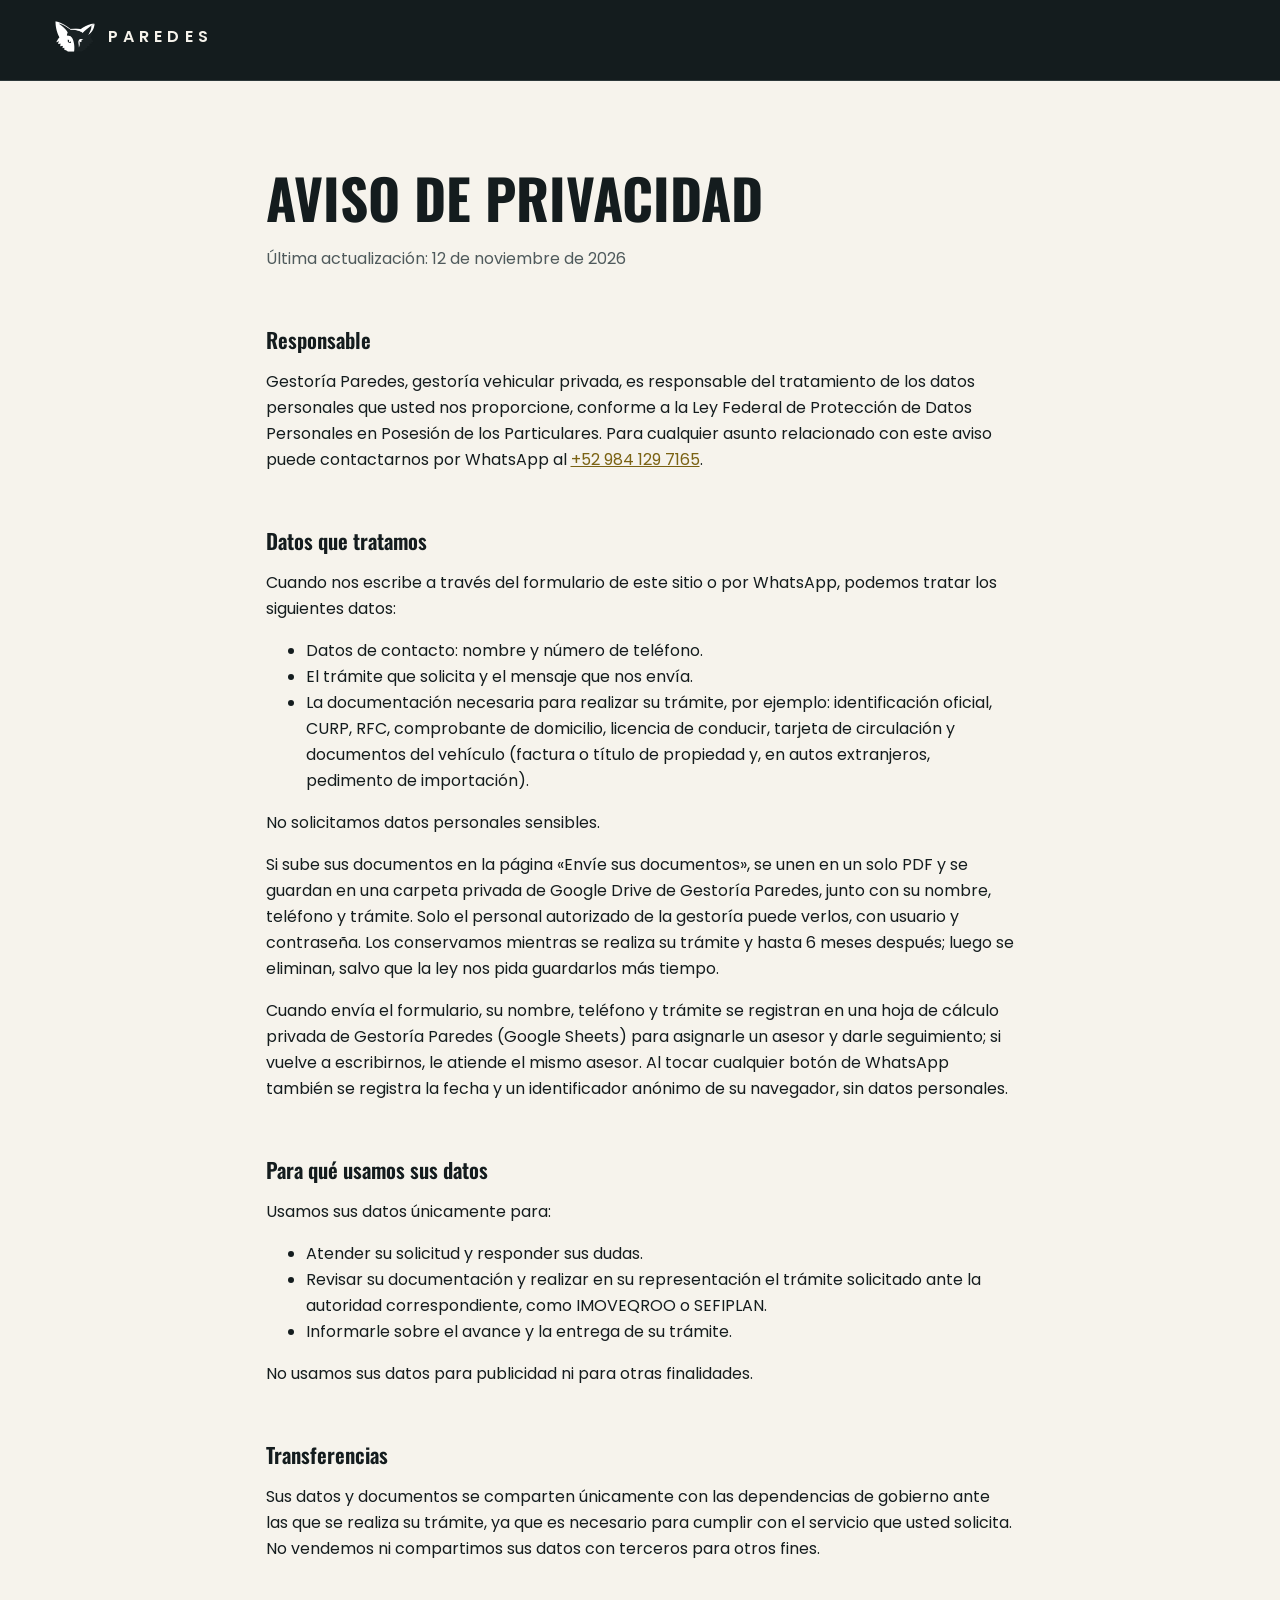
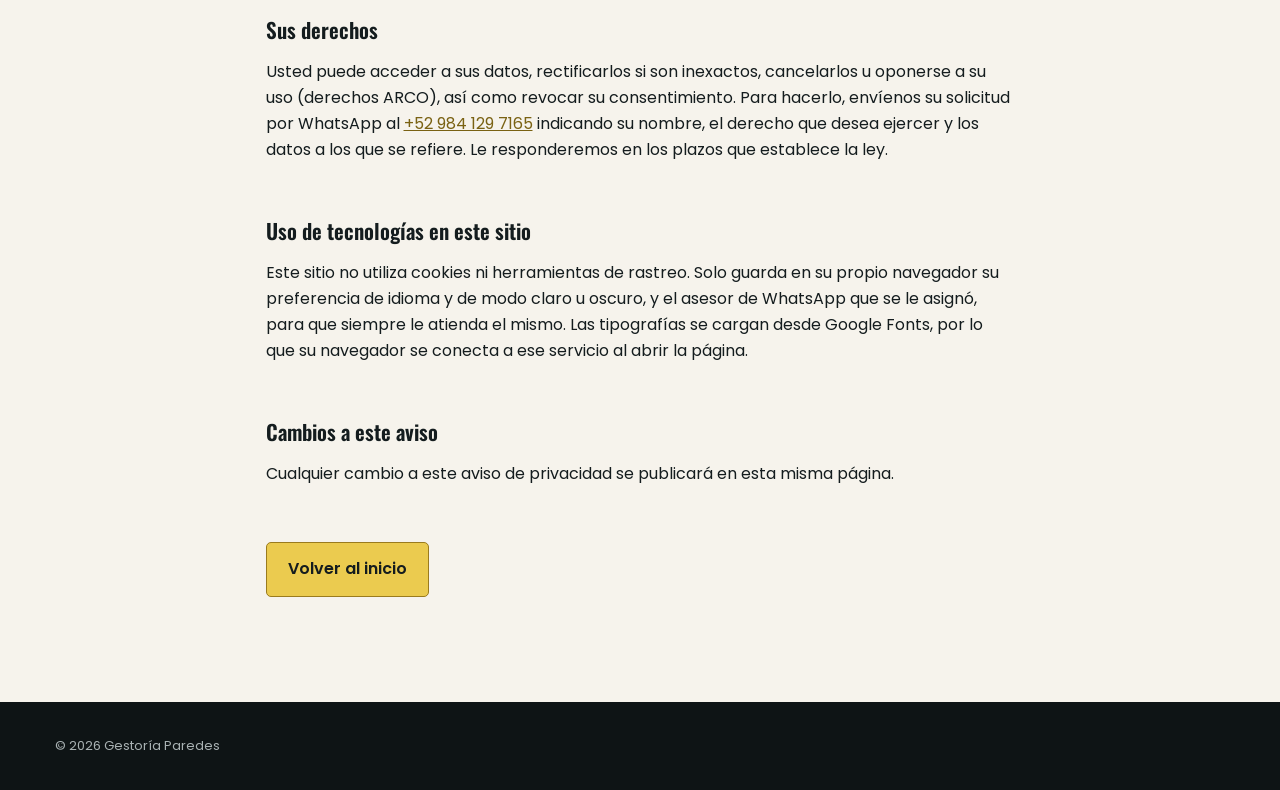
<file: aviso-de-privacidad.html>
<!doctype html>
<html lang="es">
<head>
<meta charset="utf-8">
<meta name="viewport" content="width=device-width, initial-scale=1">
<title>Aviso de privacidad — Gestoría Paredes</title>
<meta name="description" content="Aviso de privacidad de Gestoría Paredes: qué datos personales tratamos, para qué y cómo ejercer sus derechos.">
<meta name="theme-color" content="#141C1E">
<link rel="icon" href="favicon.ico" sizes="any">
<link rel="icon" type="image/png" sizes="32x32" href="img/favicon-32.png">
<link rel="apple-touch-icon" href="img/apple-touch-icon.png">
<link rel="preconnect" href="https://fonts.googleapis.com">
<link rel="preconnect" href="https://fonts.gstatic.com" crossorigin>
<link rel="stylesheet" href="https://fonts.googleapis.com/css2?family=Oswald:wght@500;600;700&amp;family=Poppins:wght@400;500;600&amp;display=swap">
<link rel="stylesheet" href="css/styles.css?v=202611131050">
</head>
<body style="margin:0">
<div class="gp light" style="min-height: 100vh;">
  <header style="background: var(--c-dark); border-bottom: 1px solid var(--c-line_d);">
    <div class="wrap" style="padding-top: 21px; padding-bottom: 21px;">
      <a href="./" aria-label="Gestoría Paredes, inicio" style="display: inline-flex; align-items: center; gap: 13px; text-decoration: none; color: var(--c-marfil);">
        <img src="img/coyote-blanco.png" alt="" width="40" height="30" style="width: 40px; height: auto; display: block;">
        <span style="font-weight: 600; font-size: 16px; letter-spacing: 0.32em;">PAREDES</span>
      </a>
    </div>
  </header>

  <main class="legal-page" style="padding-top: 89px;">
    <h1>Aviso de privacidad</h1>
    <p class="muted">Última actualización: 12 de noviembre de 2026</p>

    <h2>Responsable</h2>
    <p>Gestoría Paredes, gestoría vehicular privada, es responsable del tratamiento de los datos personales que usted nos proporcione, conforme a la Ley Federal de Protección de Datos Personales en Posesión de los Particulares. Para cualquier asunto relacionado con este aviso puede contactarnos por WhatsApp al <a href="https://wa.me/529841297165" target="_blank" rel="noopener" data-wa-fijo>+52 984 129 7165</a>.</p>

    <h2>Datos que tratamos</h2>
    <p>Cuando nos escribe a través del formulario de este sitio o por WhatsApp, podemos tratar los siguientes datos:</p>
    <ul>
      <li>Datos de contacto: nombre y número de teléfono.</li>
      <li>El trámite que solicita y el mensaje que nos envía.</li>
      <li>La documentación necesaria para realizar su trámite, por ejemplo: identificación oficial, CURP, RFC, comprobante de domicilio, licencia de conducir, tarjeta de circulación y documentos del vehículo (factura o título de propiedad y, en autos extranjeros, pedimento de importación).</li>
    </ul>
    <p>No solicitamos datos personales sensibles.</p>
    <p>Si sube sus documentos en la página «Envíe sus documentos», se unen en un solo PDF y se guardan en una carpeta privada de Google Drive de Gestoría Paredes, junto con su nombre, teléfono y trámite. Solo el personal autorizado de la gestoría puede verlos, con usuario y contraseña. Los conservamos mientras se realiza su trámite y hasta 6 meses después; luego se eliminan, salvo que la ley nos pida guardarlos más tiempo.</p>
    <p>Cuando envía el formulario, su nombre, teléfono y trámite se registran en una hoja de cálculo privada de Gestoría Paredes (Google Sheets) para asignarle un asesor y darle seguimiento; si vuelve a escribirnos, le atiende el mismo asesor. Al tocar cualquier botón de WhatsApp también se registra la fecha y un identificador anónimo de su navegador, sin datos personales.</p>

    <h2>Para qué usamos sus datos</h2>
    <p>Usamos sus datos únicamente para:</p>
    <ul>
      <li>Atender su solicitud y responder sus dudas.</li>
      <li>Revisar su documentación y realizar en su representación el trámite solicitado ante la autoridad correspondiente, como IMOVEQROO o SEFIPLAN.</li>
      <li>Informarle sobre el avance y la entrega de su trámite.</li>
    </ul>
    <p>No usamos sus datos para publicidad ni para otras finalidades.</p>

    <h2>Transferencias</h2>
    <p>Sus datos y documentos se comparten únicamente con las dependencias de gobierno ante las que se realiza su trámite, ya que es necesario para cumplir con el servicio que usted solicita. No vendemos ni compartimos sus datos con terceros para otros fines.</p>

    <h2>Sus derechos</h2>
    <p>Usted puede acceder a sus datos, rectificarlos si son inexactos, cancelarlos u oponerse a su uso (derechos ARCO), así como revocar su consentimiento. Para hacerlo, envíenos su solicitud por WhatsApp al <a href="https://wa.me/529841297165" target="_blank" rel="noopener" data-wa-fijo>+52 984 129 7165</a> indicando su nombre, el derecho que desea ejercer y los datos a los que se refiere. Le responderemos en los plazos que establece la ley.</p>

    <h2>Uso de tecnologías en este sitio</h2>
    <p>Este sitio no utiliza cookies ni herramientas de rastreo. Solo guarda en su propio navegador su preferencia de idioma y de modo claro u oscuro, y el asesor de WhatsApp que se le asignó, para que siempre le atienda el mismo. Las tipografías se cargan desde Google Fonts, por lo que su navegador se conecta a ese servicio al abrir la página.</p>

    <h2>Cambios a este aviso</h2>
    <p>Cualquier cambio a este aviso de privacidad se publicará en esta misma página.</p>

    <p style="margin-top: 55px;"><a class="btn btn-y" href="./">Volver al inicio</a></p>
  </main>

  <footer style="background: var(--c-deep); color: var(--c-gris_c);">
    <div class="wrap" style="padding-top: 34px; padding-bottom: 34px; font-size: 13px;">© 2026 Gestoría Paredes</div>
  </footer>
</div>
</body>
</html>
</file>
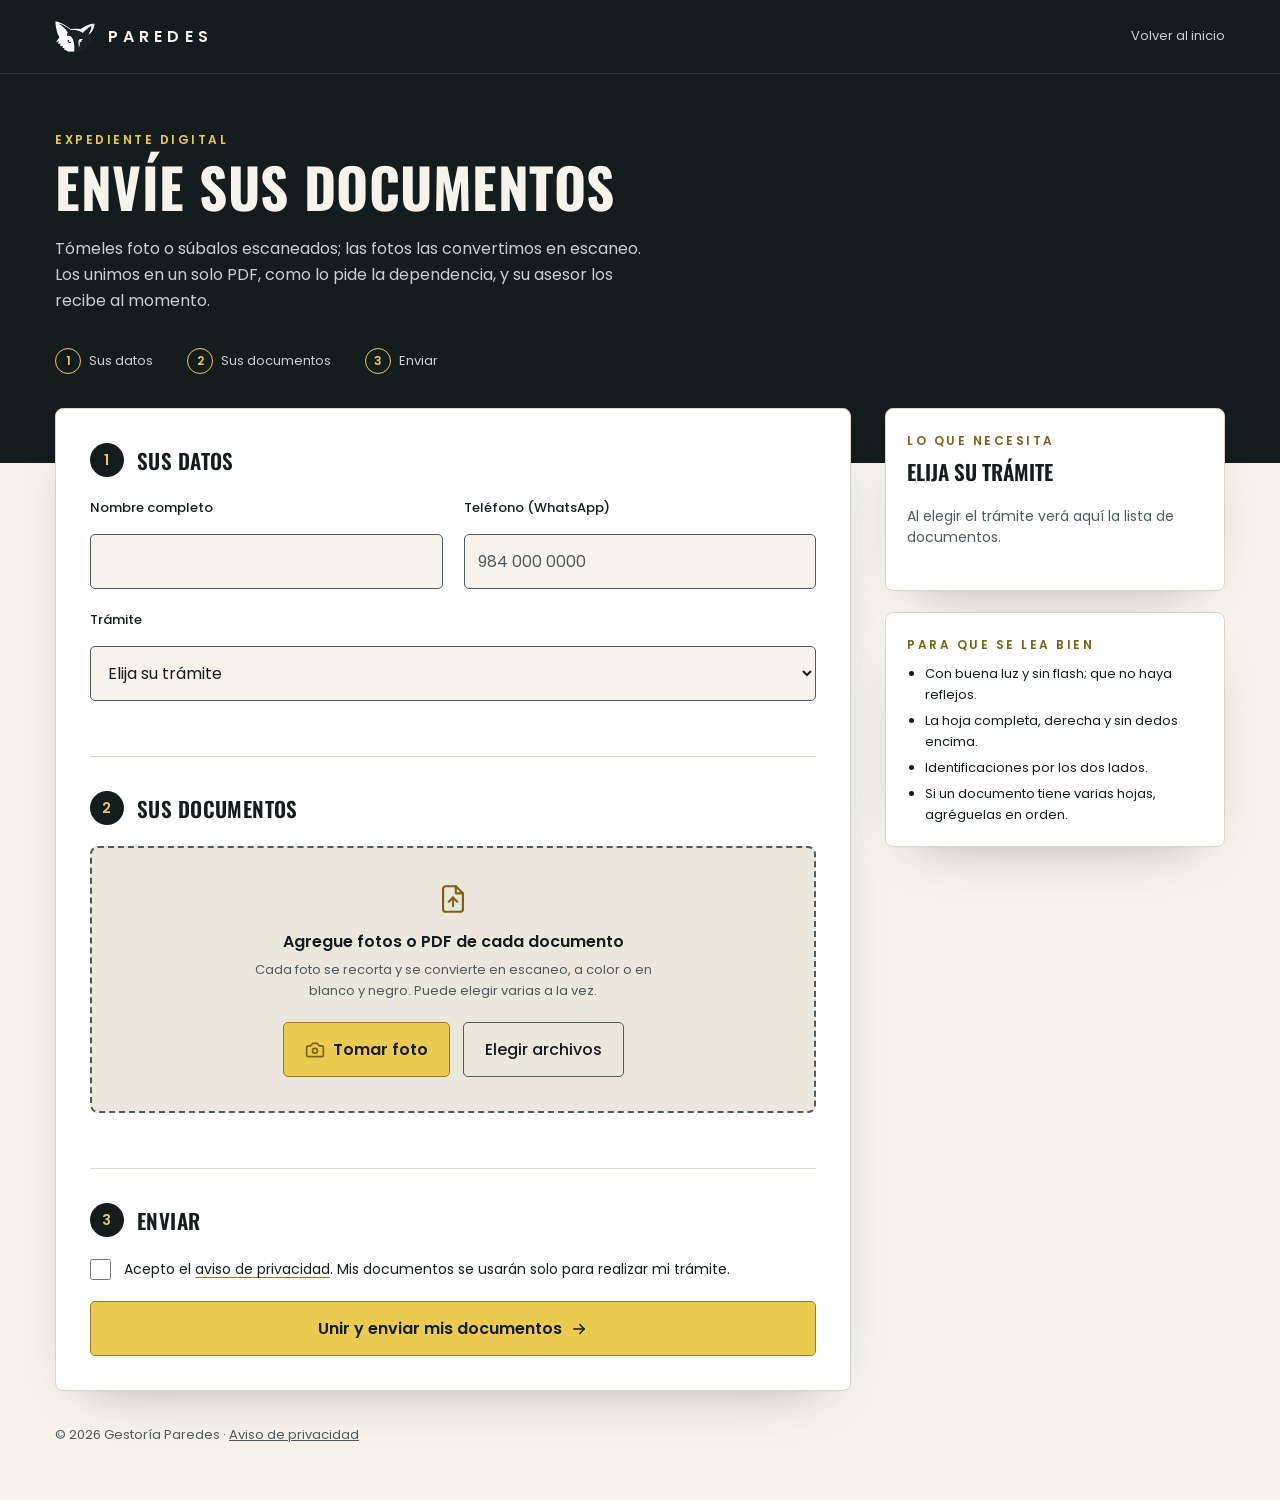
<file: documentos.html>
<!doctype html>
<html lang="es">
<head>
<meta charset="utf-8">
<meta name="viewport" content="width=device-width, initial-scale=1">
<title>Envíe sus documentos — Gestoría Paredes</title>
<meta name="description" content="Suba las fotos o escaneos de sus documentos y los unimos en un solo PDF para su trámite vehicular en Quintana Roo.">
<meta name="theme-color" content="#141C1E">
<link rel="icon" href="favicon.ico" sizes="any">
<link rel="icon" type="image/png" sizes="32x32" href="img/favicon-32.png">
<link rel="apple-touch-icon" href="img/apple-touch-icon.png">
<link rel="manifest" href="manifest.webmanifest">
<meta name="mobile-web-app-capable" content="yes">
<meta name="apple-mobile-web-app-capable" content="yes">
<meta name="apple-mobile-web-app-status-bar-style" content="black">
<meta name="apple-mobile-web-app-title" content="Paredes">

<link rel="preconnect" href="https://fonts.googleapis.com">
<link rel="preconnect" href="https://fonts.gstatic.com" crossorigin>
<link rel="stylesheet" href="https://fonts.googleapis.com/css2?family=Oswald:wght@500;600;700&amp;family=Poppins:wght@400;500;600&amp;display=swap">
<link rel="stylesheet" href="css/styles.css?v=202611201130">
<link rel="stylesheet" href="css/app.css?v=202611201130">
</head>
<body style="margin:0">
<div class="gp light" id="gp">
  <header class="app-top">
    <div class="wrap app-top-in">
      <a href="./" class="app-brand" aria-label="Gestoría Paredes, inicio">
        <img src="img/coyote-blanco.png" alt="" width="40" height="30">
        <span>PAREDES</span>
      </a>
      <a href="./" class="app-back">Volver al inicio</a>
    </div>
  </header>

  <section class="doc-hero">
    <div class="wrap">
      <p class="kicker">Expediente digital</p>
      <h1>Envíe sus documentos</h1>
      <p class="doc-lead">Tómeles foto o súbalos escaneados; las fotos las convertimos en escaneo. Los unimos en un solo PDF, como lo pide la dependencia, y su asesor los recibe al momento.</p>
      <ol class="doc-steps" aria-label="Pasos">
        <li><b>1</b> Sus datos</li>
        <li><b>2</b> Sus documentos</li>
        <li><b>3</b> Enviar</li>
      </ol>
    </div>
  </section>

  <main class="wrap doc-main">
    <form id="doc-form" class="doc-card" novalidate>
      <div id="doc-pasos">
        <fieldset class="doc-block">
          <legend><span class="num">1</span> Sus datos</legend>
          <div class="doc-grid2">
            <div class="fld">
              <label for="d-nombre">Nombre completo</label>
              <input id="d-nombre" class="inp" type="text" autocomplete="name" aria-describedby="e-d-nombre">
              <p class="err" id="e-d-nombre" hidden></p>
            </div>
            <div class="fld">
              <label for="d-tel">Teléfono (WhatsApp)</label>
              <input id="d-tel" class="inp" type="tel" inputmode="numeric" autocomplete="tel" placeholder="984 000 0000" aria-describedby="e-d-tel">
              <p class="err" id="e-d-tel" hidden></p>
            </div>
          </div>
          <div class="fld">
            <label for="d-tramite">Trámite</label>
            <select id="d-tramite" class="inp" aria-describedby="e-d-tramite"></select>
            <p class="err" id="e-d-tramite" hidden></p>
          </div>
          <input type="text" id="d-web" name="web" tabindex="-1" autocomplete="off" class="hp" aria-hidden="true">
        </fieldset>

        <fieldset class="doc-block">
          <legend><span class="num">2</span> Sus documentos</legend>
          <div id="drop" class="dz">
            <svg width="34" height="34" viewBox="0 0 24 24" fill="none" stroke="currentColor" stroke-width="1.5" stroke-linecap="round" stroke-linejoin="round" aria-hidden="true"><path d="M14 3H7a2 2 0 0 0-2 2v14a2 2 0 0 0 2 2h10a2 2 0 0 0 2-2V8z"/><path d="M14 3v5h5"/><path d="M12 17v-6"/><path d="m9 14 3-3 3 3"/></svg>
            <p class="dz-t">Agregue fotos o PDF de cada documento</p>
            <p class="dz-s">Cada foto se recorta y se convierte en escaneo, a color o en blanco y negro. Puede elegir varias a la vez.</p>
            <div class="dz-btns">
              <label class="btn btn-y dz-btn" for="in-cam">
                <svg width="20" height="20" viewBox="0 0 24 24" fill="none" stroke="currentColor" stroke-width="2" stroke-linecap="round" stroke-linejoin="round" aria-hidden="true"><path d="M14.5 4h-5L7 7H4a2 2 0 0 0-2 2v9a2 2 0 0 0 2 2h16a2 2 0 0 0 2-2V9a2 2 0 0 0-2-2h-3z"/><circle cx="12" cy="13" r="3"/></svg>
                Tomar foto
              </label>
              <label class="btn btn-o dz-btn" for="in-files">Elegir archivos</label>
            </div>
            <input id="in-cam" class="vh" type="file" accept="image/*" capture="environment">
            <input id="in-files" class="vh" type="file" accept="image/*,application/pdf,.pdf" multiple>
          </div>
          <p class="err" id="e-d-docs" hidden></p>
          <ol id="lista" class="doc-list" aria-live="polite"></ol>
          <p id="resumen" class="doc-sum" hidden></p>
        </fieldset>

        <fieldset class="doc-block">
          <legend><span class="num">3</span> Enviar</legend>
          <label class="chk-line">
            <input type="checkbox" id="d-acepto" aria-describedby="e-d-acepto">
            <span>Acepto el <a href="aviso-de-privacidad.html" target="_blank" rel="noopener">aviso de privacidad</a>. Mis documentos se usarán solo para realizar mi trámite.</span>
          </label>
          <p class="err" id="e-d-acepto" hidden></p>
          <button type="submit" id="btn-enviar" class="btn btn-y doc-send">
            Unir y enviar mis documentos
            <svg class="arr" width="18" height="18" viewBox="0 0 24 24" fill="none" stroke="currentColor" stroke-width="2" stroke-linecap="round" stroke-linejoin="round" aria-hidden="true"><path d="M5 12h14"></path><path d="m13 6 6 6-6 6"></path></svg>
          </button>
        </fieldset>
      </div>

      <div id="doc-proceso" class="doc-state" hidden role="status" aria-live="polite">
        <div class="spin" aria-hidden="true"></div>
        <p class="st-t" id="proc-t">Preparando sus documentos…</p>
        <div class="bar"><i id="proc-bar"></i></div>
        <p class="st-s" id="proc-s">No cierre esta página.</p>
      </div>

      <div id="doc-ok" class="doc-state" hidden tabindex="-1">
        <p class="kicker">Recibimos su expediente</p>
        <div class="folio-plate"><span class="fp-top">FOLIO</span><span id="ok-folio" class="fp-num">GP-0000</span><span class="fp-bot">QUINTANA ROO · GESTORÍA PAREDES</span></div>
        <p class="st-s" id="ok-det"></p>
        <p class="st-t">Listo. Su asesor ya tiene sus documentos y le escribirá por WhatsApp si falta algo.</p>
        <p class="st-s">Guarde su folio para cualquier aclaración.</p>
        <div class="st-btns">
          <button type="button" id="ok-pdf" class="btn btn-o">Descargar mi copia</button>
        </div>
        <button type="button" class="linkbtn" data-reiniciar>Enviar otro expediente</button>
      </div>

      <div id="doc-falla" class="doc-state" hidden tabindex="-1">
        <p class="kicker err-k">No se pudo enviar en línea</p>
        <p class="st-t">Revise su conexión a internet e intente de nuevo. Sus documentos siguen aquí.</p>
        <p class="st-s" id="falla-det"></p>
        <div class="st-btns">
          <button type="button" id="falla-retry" class="btn btn-y">Intentar de nuevo</button>
        </div>
        <button type="button" class="linkbtn" data-reiniciar>Empezar de nuevo</button>
      </div>
    </form>

    <aside class="doc-side" aria-labelledby="need-t">
      <div class="doc-card doc-need">
        <details class="need-det" id="need-det" open>
        <summary><span><span class="kicker" style="display:block">Lo que necesita</span><span class="vh">: </span><h2 id="need-t">Elija su trámite</h2></span><svg class="need-sum-i" width="20" height="20" viewBox="0 0 24 24" fill="none" stroke="currentColor" stroke-width="2" stroke-linecap="round" stroke-linejoin="round" aria-hidden="true"><path d="m6 9 6 6 6-6"/></svg></summary>
        <ul id="need-list" class="need-list"><li class="muted">Al elegir el trámite verá aquí la lista de documentos.</li></ul>
        <p id="need-nota" class="need-nota"></p>
        </details>
      </div>
      <div class="doc-card doc-tips">
        <p class="kicker">Para que se lea bien</p>
        <ul>
          <li>Con buena luz y sin flash; que no haya reflejos.</li>
          <li>La hoja completa, derecha y sin dedos encima.</li>
          <li>Identificaciones por los dos lados.</li>
          <li>Si un documento tiene varias hojas, agréguelas en orden.</li>
        </ul>
      </div>
    </aside>
  </main>

  <footer class="app-foot">
    <div class="wrap">© <span id="year">2026</span> Gestoría Paredes · <a href="aviso-de-privacidad.html">Aviso de privacidad</a></div>
  </footer>
</div>
<script src="js/config.js?v=202611201130" defer></script>
<script src="js/requisitos.js?v=202611201130" defer></script>
<script src="js/contenido.js?v=202611201130" defer></script>
<script src="js/whatsapp.js?v=202611201130" defer></script>
<script src="js/escaner.js?v=202611201130" defer></script>
<script src="js/documentos.js?v=202611201130" defer></script>
<script src="js/instalar.js?v=202611201130" defer></script>
</body>
</html>
</file>
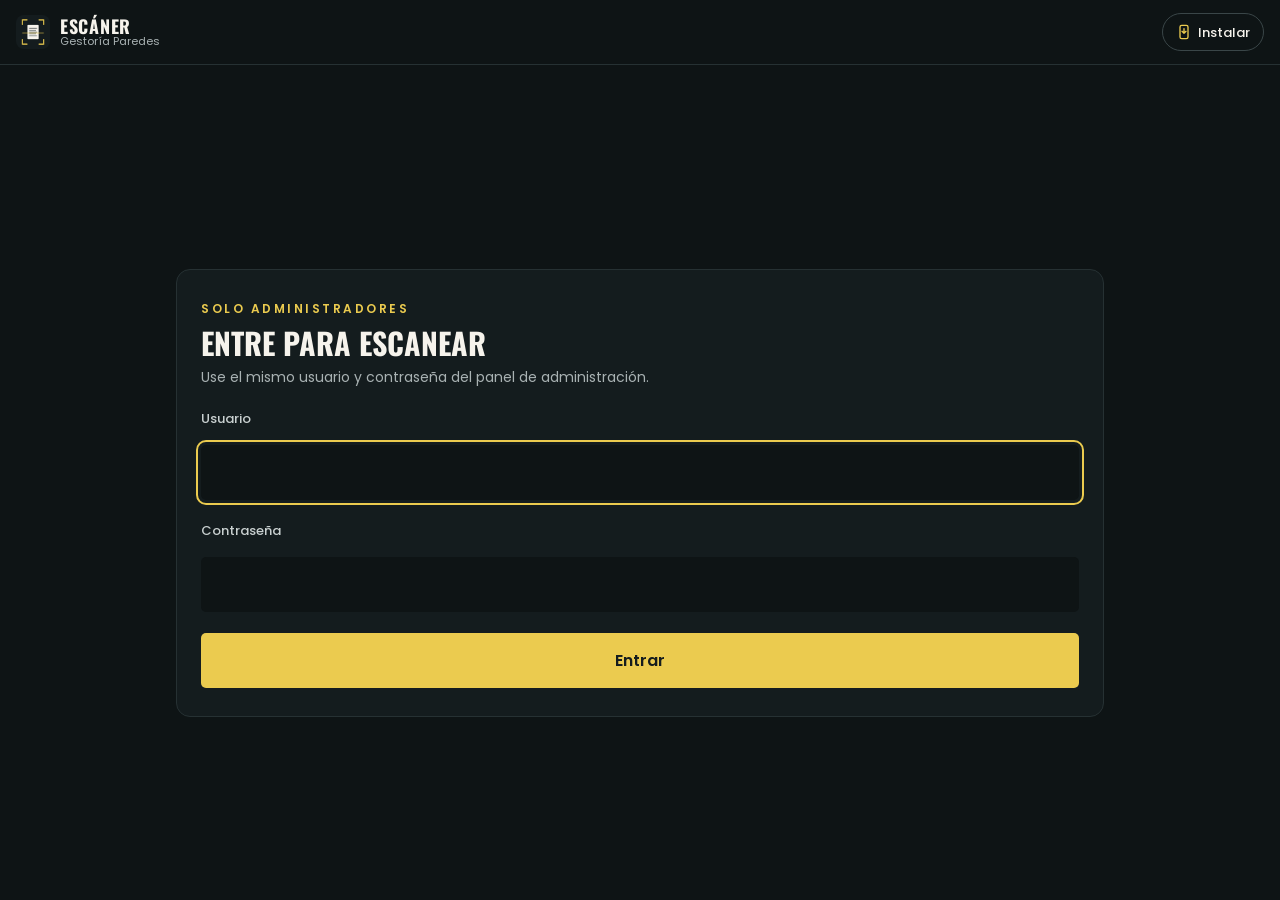
<file: escaner.html>
<!doctype html>
<html lang="es">
<head>
<meta charset="utf-8">
<meta name="viewport" content="width=device-width, initial-scale=1, viewport-fit=cover">
<title>Escáner — Gestoría Paredes</title>
<meta name="robots" content="noindex, nofollow">
<meta name="theme-color" content="#141C1E">
<link rel="icon" type="image/png" sizes="192x192" href="img/escaner-192.png">
<link rel="apple-touch-icon" href="img/escaner-apple-touch.png">
<link rel="manifest" href="escaner.webmanifest">
<meta name="mobile-web-app-capable" content="yes">
<meta name="apple-mobile-web-app-capable" content="yes">
<meta name="apple-mobile-web-app-status-bar-style" content="black">
<meta name="apple-mobile-web-app-title" content="Escáner">

<link rel="preconnect" href="https://fonts.googleapis.com">
<link rel="preconnect" href="https://fonts.gstatic.com" crossorigin>
<link rel="stylesheet" href="https://fonts.googleapis.com/css2?family=Oswald:wght@500;600;700&amp;family=Poppins:wght@400;500;600&amp;display=swap">
<link rel="stylesheet" href="css/styles.css?v=202611201130">
<link rel="stylesheet" href="css/app.css?v=202611201130">
</head>
<body class="esc-body">
<div class="gp esc" id="gp">
  <header class="esc-top">
    <a href="admin.html" class="esc-brand" aria-label="Ir al panel de administración">
      <img src="img/escaner-192.png" alt="" width="34" height="34">
      <span><b>Escáner</b><small>Gestoría Paredes</small></span>
    </a>
    <div class="esc-top-acts">
      <button type="button" class="esc-chip" data-instalar hidden>
        <svg width="16" height="16" viewBox="0 0 24 24" fill="none" stroke="currentColor" stroke-width="2" stroke-linecap="round" stroke-linejoin="round" aria-hidden="true"><rect x="6" y="2" width="12" height="20" rx="2.5"/><path d="M12 7v7m-3-3 3 3 3-3"/></svg>Instalar
      </button>
      <button type="button" class="esc-chip" id="esc-salir" hidden>Salir</button>
    </div>
  </header>

  <!-- Inicio de sesión -->
  <main id="esc-login" class="esc-main" hidden>
    <form id="esc-form" class="esc-card" novalidate>
      <p class="kicker">Solo administradores</p>
      <h1>Entre para escanear</h1>
      <p class="esc-p">Use el mismo usuario y contraseña del panel de administración.</p>
      <div class="fld"><label for="esc-u">Usuario</label><input id="esc-u" class="inp" autocomplete="username" autocapitalize="none" spellcheck="false"></div>
      <div class="fld"><label for="esc-p">Contraseña</label><input id="esc-p" class="inp" type="password" autocomplete="current-password"></div>
      <p class="adm-alert" id="esc-err" hidden></p>
      <button type="submit" class="btn btn-y" id="esc-entrar" style="width:100%">Entrar</button>
    </form>
  </main>

  <!-- Escáner -->
  <main id="esc-app" class="esc-main" hidden>
    <section class="esc-vacio" id="esc-vacio">
      <div class="esc-ilus" aria-hidden="true">
        <span></span><span></span><span></span><span></span>
        <i></i>
      </div>
      <h1>Escanee un documento</h1>
      <p class="esc-p">Tome una foto de cada hoja. La recortamos, la enderezamos, la mejoramos y la unimos en un PDF listo para guardar o compartir.</p>
    </section>

    <section class="esc-hojas" id="esc-hojas" hidden>
      <div class="esc-hojas-cab">
        <h2 id="esc-cuenta">1 hoja</h2>
        <button type="button" class="esc-link" id="esc-borrar">Empezar de nuevo</button>
      </div>
      <ol class="esc-grid" id="esc-grid"></ol>
    </section>

    <div class="esc-dock">
      <div class="esc-fuentes">
        <label class="btn btn-y esc-cam">
          <svg width="20" height="20" viewBox="0 0 24 24" fill="none" stroke="currentColor" stroke-width="2" stroke-linecap="round" stroke-linejoin="round" aria-hidden="true"><path d="M4 8h3l2-3h6l2 3h3a1 1 0 0 1 1 1v10a1 1 0 0 1-1 1H4a1 1 0 0 1-1-1V9a1 1 0 0 1 1-1z"/><circle cx="12" cy="13.5" r="3.5"/></svg>
          <span id="esc-cam-t">Tomar foto</span>
          <input type="file" id="esc-in-cam" accept="image/*" capture="environment" class="vh">
        </label>
        <label class="btn btn-o esc-gal">
          <svg width="20" height="20" viewBox="0 0 24 24" fill="none" stroke="currentColor" stroke-width="2" stroke-linecap="round" stroke-linejoin="round" aria-hidden="true"><rect x="3" y="4" width="18" height="16" rx="2"/><circle cx="8.5" cy="9.5" r="1.5"/><path d="m21 16-5-5-9 9"/></svg>
          <span>Galería</span>
          <input type="file" id="esc-in-gal" accept="image/*" multiple class="vh">
        </label>
      </div>
      <div class="esc-pdf" id="esc-pdf" hidden>
        <label class="esc-nombre"><span>Nombre del PDF</span><input id="esc-nombre" class="inp" autocomplete="off"></label>
        <button type="button" class="btn btn-y" id="esc-crear">Crear PDF</button>
      </div>
    </div>
  </main>

  <!-- Resultado -->
  <div class="esc-listo" id="esc-listo" role="dialog" aria-modal="true" aria-labelledby="esc-listo-t" hidden>
    <div class="esc-listo-in">
      <div class="esc-ok" aria-hidden="true"><svg width="30" height="30" viewBox="0 0 24 24" fill="none" stroke="currentColor" stroke-width="2.5" stroke-linecap="round" stroke-linejoin="round"><path d="m5 12 4.5 4.5L19 7"/></svg></div>
      <h2 id="esc-listo-t">Su PDF está listo</h2>
      <p class="esc-p" id="esc-listo-d"></p>
      <div class="esc-listo-acts" id="esc-listo-acts"></div>
      <button type="button" class="esc-link" id="esc-seguir">Seguir editando</button>
    </div>
  </div>

  <div class="esc-toast" id="esc-toast" role="status" hidden></div>
</div>

<script src="js/config.js?v=202611201130" defer></script>
<script src="js/escaner.js?v=202611201130" defer></script>
<script src="js/escaner-app.js?v=202611201130" defer></script>
<script src="js/instalar.js?v=202611201130" defer></script>
</body>
</html>
</file>
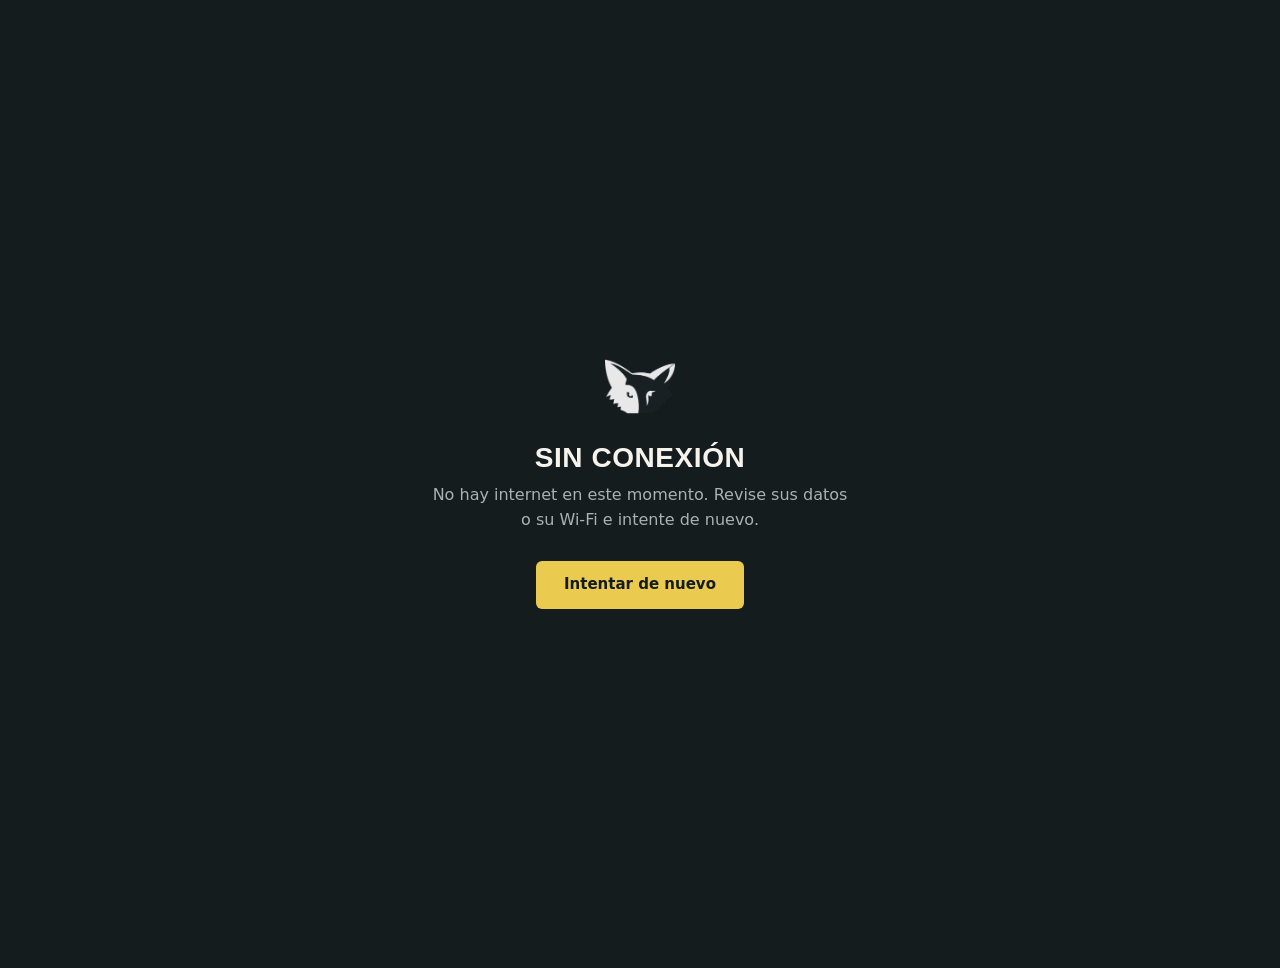
<file: offline.html>
<!DOCTYPE html>
<html lang="es-MX">
<head>
<meta charset="utf-8">
<meta name="viewport" content="width=device-width, initial-scale=1">
<meta name="theme-color" content="#141C1E">
<title>Sin conexión — Gestoría Paredes</title>
<style>
  html,body{height:100%;margin:0}
  body{display:grid;place-items:center;padding:34px;background:#141C1E;color:#F6F3EC;font:16px/1.6 "Poppins",system-ui,sans-serif;text-align:center}
  img{width:72px;height:auto;margin-bottom:21px;opacity:.9}
  h1{margin:0 0 8px;font:700 28px/1.1 "Oswald","Arial Narrow",sans-serif;text-transform:uppercase;letter-spacing:.02em}
  p{margin:0 auto 28px;max-width:26em;color:#A9B2B3}
  button{min-height:48px;padding:0 28px;border:0;border-radius:6px;background:#EBCB4F;color:#141C1E;font:600 15px/1 "Poppins",system-ui,sans-serif;cursor:pointer}
</style>
</head>
<body>
  <main>
    <img src="img/coyote-blanco.png" alt="">
    <h1>Sin conexión</h1>
    <p>No hay internet en este momento. Revise sus datos o su Wi-Fi e intente de nuevo.</p>
    <button type="button" onclick="location.reload()">Intentar de nuevo</button>
  </main>
</body>
</html>
</file>
<file: css/styles.css>
/* Paletas de color (provisional): cambian con el selector */
:root{--c-dark:#141C1E;--c-deep:#0E1415;--c-raised_d:#1E282B;--c-line_d:#2C3739;--c-plate:#0B0F10;--c-plateb1:#3B4648;--c-plateb2:#57625F;--c-seg:#7A8587;--c-acc:#EBCB4F;--c-acc_h:#F3D96E;--c-oro:#DDCC97;--c-oro_d:#9A7B1E;--c-ocre:#7A6213;--c-marfil:#F6F3EC;--c-arena:#ECE7DC;--c-line_l:#DCD5C6;--c-gris:#4F5A5C;--c-gris_c:#A9B2B3;--c-niebla:#C9D0D0;--c-niebla2:#D3D8D8;--c-tachado:#5F696B;--c-coy:#1A2224;--c-sk1:#E6E0D3;--c-sk2:#F1ECE2;--rgb-dark:20,28,30;--rgb-marfil:246,243,236}
/* Gestoría Paredes — estilos */
body{margin:0}
html{scroll-behavior:smooth}
.gp{--amarillo:var(--c-acc);--on-amarillo:var(--c-dark);font-family:"Poppins",system-ui,sans-serif;-webkit-font-smoothing:antialiased;background:var(--bg);color:var(--ink);transition:background-color .4s ease,color .4s ease;overflow-x:clip}
.gp.dark{--bg:var(--c-dark);--raised:var(--c-raised_d);--sunken:var(--c-deep);--ink:var(--c-marfil);--muted:var(--c-gris_c);--line:var(--c-line_d);--acc:var(--c-acc);--oro:var(--c-oro);--ctrl:var(--c-gris_c);--paper:var(--c-marfil);--err:#F28B82;--ok:#6FCF97;--yl:var(--c-acc)}
.gp.light{--bg:var(--c-marfil);--raised:#FFFFFF;--sunken:var(--c-arena);--ink:var(--c-dark);--muted:var(--c-gris);--line:var(--c-line_l);--acc:var(--c-ocre);--oro:var(--c-oro_d);--ctrl:var(--c-gris);--paper:#FFFFFF;--err:#B3261E;--ok:#1E7A46;--yl:var(--c-oro_d)}
.gp.light .btn-y{border-color:var(--c-oro_d)}
.gp.light a:focus-visible,.gp.light button:focus-visible,.gp.light input:focus-visible,.gp.light select:focus-visible,.gp.light textarea:focus-visible{outline-color:var(--c-dark)}
.gp .hero a:focus-visible,.gp .hero button:focus-visible,.gp .hdr a:focus-visible,.gp .hdr button:focus-visible,.gp footer a:focus-visible{outline-color:var(--c-acc)}
.gp .band a:focus-visible{outline-color:var(--c-dark)}
.paper a:focus-visible,.paper button:focus-visible,.paper input:focus-visible{outline-color:var(--c-dark)}
.inp::placeholder{color:var(--muted);opacity:1}
.gp *{box-sizing:border-box}
.gp h1,.gp h2,.gp h3,.gp p{text-wrap:pretty}
.disp{font-family:"Oswald","Arial Narrow",sans-serif}
.wrap{max-width:1280px;margin:0 auto;padding-left:55px;padding-right:55px}
@media (max-width:720px){.wrap{padding-left:21px;padding-right:21px}.gp section:not(.hero) .wrap{padding-top:89px!important;padding-bottom:89px!important}}

/* links & focus */
.gp a{color:var(--acc)}
.gp a:focus-visible,.gp button:focus-visible,.gp input:focus-visible,.gp select:focus-visible,.gp textarea:focus-visible{outline:2px solid var(--amarillo);outline-offset:3px}
.ul{text-decoration:none;background:linear-gradient(currentColor,currentColor) 0 100%/0 1px no-repeat;transition:background-size .3s ease,color .2s ease}
.ul:hover{background-size:100% 1px}

/* buttons: hover + press micro-interactions */
.btn{display:inline-flex;align-items:center;justify-content:center;gap:8px;min-height:55px;padding:0 21px;border-radius:5px;font:600 16px/1 "Poppins",sans-serif;text-decoration:none;cursor:pointer;transition:transform .15s ease,background-color .2s ease,border-color .2s ease,color .2s ease;border:1px solid transparent}
.btn:active{transform:scale(.97)}
.btn .arr{transition:transform .25s cubic-bezier(.2,.7,.2,1)}
.btn:hover .arr{transform:translateX(4px)}
.gp .btn-y{background:var(--amarillo);color:var(--on-amarillo)}
.gp .btn-y:hover{background:var(--c-acc_h);color:var(--on-amarillo)}
.gp .btn-o{background:transparent;color:var(--ink);border-color:var(--ctrl);font-weight:500}
.gp .btn-o:hover{border-color:var(--ink);background:var(--raised)}
.hero .btn-o{color:var(--c-marfil);border-color:var(--c-gris_c)}
.hero .btn-o:hover{background:var(--c-raised_d);border-color:var(--c-marfil)}
.icon-btn{width:44px;height:44px;border-radius:5px;display:inline-flex;align-items:center;justify-content:center;background:transparent;border:1px solid transparent;color:inherit;cursor:pointer;transition:border-color .2s ease,background-color .2s ease}
.icon-btn:hover{border-color:currentColor}

/* header */
.hdr{position:absolute;top:0;left:0;right:0;z-index:20;color:var(--c-marfil)}
.hdr .nav-desk a{color:var(--c-marfil);text-decoration:none}
.hdr a,.hdr span,.hdr .seg button,.hero h1,.hero p,.hero-rest>div>span{text-shadow:0 0 8px rgba(var(--rgb-dark),.9),0 0 21px rgba(var(--rgb-dark),.85),0 0 34px rgba(var(--rgb-dark),.7)}
.hdr .icon-btn svg,.hdr img{filter:drop-shadow(0 0 8px rgba(var(--rgb-dark),.9)) drop-shadow(0 0 21px rgba(var(--rgb-dark),.7))}
.hdr .seg{background:rgba(var(--rgb-dark),.55)}
.hero .btn,.hero .svc-plate,.hero .svc-plate *,.seg button[aria-pressed="true"]{text-shadow:none}
.hdr .nav-desk a:hover{color:var(--c-acc)}
.nav-desk{display:flex}
.burger{display:none}
@media (max-width:900px){.nav-desk{display:none}.burger{display:inline-flex}}
.seg{display:inline-flex;border:1px solid var(--c-seg);border-radius:5px;overflow:hidden}
.seg button{min-width:40px;min-height:34px;padding:0 8px;background:transparent;border:0;color:var(--c-gris_c);font:500 13px/1 "Poppins",sans-serif;letter-spacing:.08em;cursor:pointer;transition:background-color .2s ease,color .2s ease}
.seg button[aria-pressed="true"]{background:var(--c-marfil);color:var(--c-dark)}

/* hero */
.hero{position:relative;background:var(--c-dark);color:var(--c-marfil);min-height:780px;overflow:hidden}
.hero-pic{display:contents}
.hero-img{position:absolute;right:0;top:calc(127px + (100% - 127px) * .04);height:calc((100% - 127px) * .92);width:auto;max-width:none;display:block}
.hero-inner{position:relative;padding-top:233px;padding-bottom:144px}
.hero-pic-mob{display:none}
@media (max-width:1100px){
.hero{min-height:0}
.hero-pic-mob{display:none}
.hero-inner{padding-top:89px;padding-bottom:89px}
.hero-top{padding-top:127px}
.hero-img{top:127px;height:calc((100% - 127px) * .5)}
}
.h1{font-weight:700;font-size:clamp(55px,6.4vw,89px);line-height:1.1;margin:0;text-transform:uppercase;letter-spacing:.004em}
.ln{display:block}
.ln>span{display:block}
.plate{display:inline-flex;align-items:center;min-height:55px;padding:0 21px;background:var(--c-plate);color:var(--c-marfil);border:2px solid var(--c-plateb1);border-radius:5px;box-shadow:inset 0 0 0 3px var(--c-plate),inset 0 0 0 4px var(--c-plateb2);font:500 16px/1 "Oswald",sans-serif;letter-spacing:.08em;text-transform:uppercase;text-decoration:none;cursor:pointer;transition:transform .2s cubic-bezier(.2,.7,.2,1),border-color .2s ease,color .2s ease}
.plate:hover{transform:translateY(-3px);border-color:var(--c-acc);color:var(--c-acc)}
.plate:active{transform:translateY(0) scale(.98)}
.svc-plate{display:flex;flex-direction:column;gap:5px;padding:21px 21px;background:var(--c-plate);color:var(--c-marfil);border:2px solid var(--c-plateb1);border-radius:5px;box-shadow:inset 0 0 0 3px var(--c-plate),inset 0 0 0 4px var(--c-plateb2);text-decoration:none;transition:transform .25s cubic-bezier(.2,.7,.2,1),border-color .2s ease}
.svc-plate .go{margin-top:8px;display:inline-flex;align-items:center;gap:8px;font-size:13px;font-weight:500;color:var(--c-acc)}
.svc-plate .go svg{transition:transform .25s cubic-bezier(.2,.7,.2,1)}
.svc-plate:hover{transform:translateY(-3px);border-color:var(--c-acc)}
.svc-plate:hover .go svg{transform:translateX(5px)}
.svc-plate:active{transform:scale(.98)}
.grain{position:absolute;inset:0;width:100%;height:100%;opacity:.16;mix-blend-mode:overlay;pointer-events:none}
.scrim{position:absolute;inset:0;display:none;pointer-events:none;background:linear-gradient(90deg,rgba(var(--rgb-dark),.82) 0%,rgba(var(--rgb-dark),.66) 38.2%,rgba(var(--rgb-dark),0) 61.8%)}
@media (min-width:1101px){.scrim{display:block}}
.road{height:2px;background:repeating-linear-gradient(90deg,var(--c-acc) 0 28px,transparent 28px 52px);background-size:52px 2px}

/* services rows */
.svc-row{display:grid;grid-template-columns:72px minmax(0,1fr) auto;gap:5px 21px;align-items:baseline;padding:21px 13px 21px 0;border-bottom:1px solid var(--line);text-decoration:none;color:var(--ink);transition:background-color .25s ease,padding .25s cubic-bezier(.2,.7,.2,1)}
.svc-row:hover{background:var(--raised);padding-left:13px}
.svc-row .go{display:inline-flex;align-items:center;gap:8px;color:var(--acc);font-size:13px;font-weight:500;white-space:nowrap}
.svc-row .go svg{transition:transform .25s cubic-bezier(.2,.7,.2,1)}
.svc-row:hover .go svg{transform:translateX(5px)}
@media (max-width:640px){.svc-row{grid-template-columns:48px minmax(0,1fr)}.svc-row .go{grid-column:2}}
.sticky{position:sticky;top:40px}
@media (max-width:900px){.sticky{position:static}}

/* tabs */
.tab{min-height:44px;padding:0 21px;border-radius:5px;font:500 13px/1 "Poppins",sans-serif;cursor:pointer;border:1px solid var(--ctrl);background:transparent;color:var(--ink);transition:background-color .2s ease,color .2s ease,border-color .2s ease,transform .15s ease}
.tab:hover{border-color:var(--ink)}
.tab:active{transform:scale(.97)}
.tab[aria-pressed="true"]{background:var(--ink);color:var(--bg);border-color:var(--ink)}

/* paper checklist (always a light sheet) */
.paper{background:var(--paper);color:var(--c-dark);border-radius:8px;box-shadow:0 1px 0 rgba(var(--rgb-dark),.06),0 24px 48px -28px rgba(0,0,0,.45)}
.chk{display:grid;grid-template-columns:34px 21px minmax(0,1fr);gap:13px;align-items:start;padding:13px 0;border-bottom:1px solid var(--c-line_l);cursor:pointer;font-size:16px;line-height:26px;transition:color .2s ease}
.chk input{width:20px;height:20px;margin:2px 0 0;accent-color:var(--c-dark);cursor:pointer}
.chk:hover{color:#000}
.chk.done .tx{color:var(--c-tachado);text-decoration:line-through;text-decoration-color:var(--c-oro_d)}
.fadein{animation:fadein .35s ease both}
@keyframes fadein{from{opacity:0;transform:translateY(6px)}to{opacity:1;transform:none}}
.sk{height:16px;border-radius:5px;background:linear-gradient(90deg,var(--c-sk1) 0%,var(--c-sk2) 50%,var(--c-sk1) 100%);background-size:200% 100%;animation:shimmer 1.1s linear infinite}
@keyframes shimmer{from{background-position:200% 0}to{background-position:-200% 0}}

/* form */
.fld{display:flex;flex-direction:column;gap:8px}
.fld label{font-size:13px;font-weight:500}
.inp{width:100%;min-height:55px;padding:13px 13px;border-radius:5px;border:1px solid var(--ctrl);background:var(--bg);color:var(--ink);font:400 16px/24px "Poppins",sans-serif;transition:border-color .2s ease,box-shadow .2s ease}
.inp:hover{border-color:var(--ink)}
.inp[aria-invalid="true"]{border-color:var(--err);box-shadow:0 0 0 1px var(--err)}
.err{font-size:13px;line-height:21px;color:var(--err);display:flex;gap:5px;align-items:center}
.spin{width:18px;height:18px;border-radius:50%;border:2px solid rgba(var(--rgb-dark),.25);border-top-color:var(--c-dark);animation:spin .7s linear infinite}
@keyframes spin{to{transform:rotate(360deg)}}

/* social */
.rrss{display:flex;gap:8px;flex-wrap:wrap}
.rrss a{width:44px;height:44px;border-radius:999px;border:1px solid var(--ctrl);display:inline-flex;align-items:center;justify-content:center;color:var(--ink);transition:background-color .2s ease,color .2s ease,border-color .2s ease,transform .2s ease}
.rrss a:hover{background:var(--amarillo);border-color:var(--amarillo);color:var(--c-dark);transform:translateY(-2px)}

/* floating */
.totop{position:fixed;right:24px;bottom:24px;z-index:40;width:55px;height:55px;border-radius:999px;background:var(--ink);color:var(--bg);border:0;display:flex;align-items:center;justify-content:center;cursor:pointer;box-shadow:0 10px 30px -10px rgba(0,0,0,.5);animation:pop .3s cubic-bezier(.2,.7,.2,1) both;transition:transform .2s ease}
.totop:hover{transform:translateY(-3px)}
@keyframes pop{from{opacity:0;transform:translateY(12px) scale(.9)}to{opacity:1;transform:none}}
.wa{position:fixed;right:24px;bottom:24px;z-index:45;display:flex;align-items:center;gap:13px;text-decoration:none;animation:pop .5s cubic-bezier(.2,.7,.2,1) 2s both}
.wa-dot{position:relative;width:55px;height:55px;border-radius:999px;background:#25D366;color:#FFFFFF;display:flex;align-items:center;justify-content:center;box-shadow:0 14px 30px -10px rgba(0,0,0,.55);transition:transform .2s cubic-bezier(.2,.7,.2,1)}
.wa-dot::after{content:"";position:absolute;inset:0;border-radius:inherit;border:2px solid #25D366;animation:ring 2.4s ease-out 2.6s 3}
.wa:hover .wa-dot{transform:scale(1.07)}
.wa:active .wa-dot{transform:scale(.95)}
.wa-tip{background:var(--c-marfil);color:var(--c-dark);font:500 13px/1 "Poppins",sans-serif;padding:13px 13px;border-radius:5px;box-shadow:0 10px 24px -12px rgba(0,0,0,.5);opacity:0;transform:translateX(8px);transition:opacity .25s ease,transform .25s cubic-bezier(.2,.7,.2,1);pointer-events:none;white-space:nowrap}
.wa:hover .wa-tip,.wa:focus-visible .wa-tip{opacity:1;transform:none}
.gp .wa:focus-visible{outline:none}.gp .wa:focus-visible .wa-dot{outline:2px solid var(--c-acc);outline-offset:3px}
@keyframes ring{from{transform:scale(1);opacity:.8}to{transform:scale(1.6);opacity:0}}
.gp .totop{bottom:100px;right:28px}
@media (max-width:900px){.wa{right:16px;bottom:16px}.wa-tip{display:none}.gp .totop{bottom:88px;right:20px}}
.exitcard{position:fixed;left:24px;bottom:24px;z-index:41;width:min(360px,calc(100% - 48px));background:var(--raised);color:var(--ink);border:1px solid var(--line);border-radius:8px;padding:21px;box-shadow:0 24px 48px -20px rgba(0,0,0,.55);animation:pop .35s cubic-bezier(.2,.7,.2,1) both}
.menu{position:fixed;inset:0;z-index:60;background:var(--c-dark);color:var(--c-marfil);display:flex;flex-direction:column;padding:21px;animation:slide .35s cubic-bezier(.2,.7,.2,1) both}
@keyframes slide{from{opacity:0;transform:translateY(-12px)}to{opacity:1;transform:none}}
.menu nav a{color:var(--c-marfil);text-decoration:none;display:block;padding:13px 0;border-bottom:1px solid var(--c-line_d)}

/* intro (loading screen) */
.intro{position:fixed;inset:0;z-index:100;background:var(--c-dark);display:flex;align-items:center;justify-content:center;flex-direction:column;gap:21px;animation:introOut .5s ease 1.3s forwards;pointer-events:none}
.intro img{width:84px;animation:introMark 1s cubic-bezier(.2,.7,.2,1) both}
.intro .bar{width:84px;height:2px;background:var(--c-line_d);overflow:hidden}
.intro .bar span{display:block;height:100%;background:var(--c-oro);animation:load 1.1s cubic-bezier(.6,0,.2,1) both}
@keyframes introMark{from{opacity:0;transform:translateY(10px)}to{opacity:1;transform:none}}
@keyframes load{from{width:0}to{width:100%}}
@keyframes introOut{to{opacity:0;visibility:hidden}}

/* hero entrance */
.ln>span{animation:lineUp .9s cubic-bezier(.2,.7,.2,1) both}
.ln:nth-child(1)>span{animation-delay:1.35s}.ln:nth-child(2)>span{animation-delay:1.45s}.ln:nth-child(3)>span{animation-delay:1.55s}
.hero-img{animation:heroImg 2.2s cubic-bezier(.2,.7,.2,1) 1.1s both}
.hero-rest{animation:fadein .8s ease 1.8s both}
.road{animation:roadMove 6s linear infinite}
@keyframes lineUp{from{opacity:0;transform:translateY(34px)}to{opacity:1;transform:none}}
@keyframes heroImg{from{opacity:0;transform:scale(1.06)}to{opacity:1;transform:none}}
@keyframes roadMove{to{background-position:-520px 0}}
.nointro .ln>span,.nointro .hero-img,.nointro .hero-rest{animation-delay:0s}

/* scroll reveal (CSS scroll-driven; static where unsupported) */
@supports (animation-timeline: view()){
.rv{animation:rv linear both;animation-timeline:view();animation-range:entry 0% entry 35%}
@keyframes rv{from{opacity:0;transform:translateY(32px)}to{opacity:1;transform:none}}
}
@media (prefers-reduced-motion:reduce){*,*::before,*::after{animation:none!important;transition:none!important}html{scroll-behavior:auto}.intro{display:none}}

/* sitio estático: estados controlados por JS */
[hidden]{display:none!important}
.gp.dark .ico-moon{display:none}
.gp.light .ico-sun{display:none}
.mark{opacity:.05}
.gp.light .mark{opacity:.07}
body.menu-open{overflow:hidden}
.nointro .intro{display:none}
.skip{position:absolute;left:-999px;top:8px;z-index:200;background:var(--c-acc);color:var(--c-dark);padding:13px 21px;border-radius:5px;font:600 13px/1 "Poppins",sans-serif;text-decoration:none}
.skip:focus{left:8px}
.legal-page{max-width:791px;margin:0 auto;padding:144px 21px 89px}
.legal-page h1{font:700 clamp(34px,5vw,55px)/1 "Oswald",sans-serif;text-transform:uppercase;margin:0 0 21px}
.legal-page h2{font:600 21px/26px "Oswald",sans-serif;margin:55px 0 13px}
.legal-page p,.legal-page li{font-size:16px;line-height:26px;color:var(--ink)}
.legal-page .muted{color:var(--muted)}
.step-n{flex:none;width:55px;height:55px;border-radius:999px;border:2px solid var(--yl);display:flex;align-items:center;justify-content:center;font-size:21px;font-weight:600;color:var(--acc)}
.step-line{flex:1;height:2px;background:repeating-linear-gradient(90deg,var(--yl) 0 13px,transparent 13px 26px)}
.req-grupo{margin:0;padding:0;border:0;min-width:0}
.req-grupo legend{padding:21px 0 5px;font-size:13px;font-weight:600;letter-spacing:.16em;color:var(--c-ocre)}
.chk .n{font-family:"Oswald",sans-serif;font-size:13px;line-height:21px;color:var(--c-gris)}

/* placas de servicio del inicio: texto siempre claro */
.gp .svc-plate{color:var(--c-marfil)}
.gp .svc-plate .go{color:var(--c-acc)}

/* botón flotante claro/oscuro */
.theme-fab{position:fixed;left:24px;bottom:24px;z-index:45;width:55px;height:55px;border-radius:999px;border:1px solid var(--line);background:var(--raised);color:var(--ink);display:flex;align-items:center;justify-content:center;cursor:pointer;box-shadow:0 14px 30px -12px rgba(0,0,0,.45);transition:transform .2s cubic-bezier(.2,.7,.2,1),background-color .3s ease,color .3s ease;animation:pop .5s cubic-bezier(.2,.7,.2,1) 2s both}
.theme-fab:hover{transform:translateY(-3px)}
.theme-fab:active{transform:scale(.95)}
.gp.light .theme-fab{background:var(--c-dark);color:var(--c-marfil);border-color:var(--c-dark)}
.gp.dark .theme-fab{background:var(--c-marfil);color:var(--c-dark);border-color:var(--c-marfil)}
.gp.light .theme-fab .ico-sun,.gp.dark .theme-fab .ico-moon{display:none}
.gp.light .theme-fab .ico-moon,.gp.dark .theme-fab .ico-sun{display:block}
.exitcard{bottom:100px}
@media (max-width:900px){.theme-fab{left:16px;bottom:16px;width:44px;height:44px}}

/* cómo funciona: ruta de pasos */
.proc{background:var(--c-dark);color:var(--c-marfil)}
.gp.dark .proc{background:var(--c-deep)}
.proc-legend{list-style:none;margin:8px 0 0;padding:0;display:flex;flex-wrap:wrap;gap:13px 21px;font-size:13px;color:var(--c-niebla)}
.proc-legend li{display:flex;align-items:center;gap:8px}
.sw{width:21px;height:13px;border-radius:3px}
.sw-you{background:var(--c-acc)}
.sw-us{background:var(--c-plate);box-shadow:inset 0 0 0 1px var(--c-plateb2)}
.track{list-style:none;margin:0;padding:0;display:flex;flex-direction:column}
.step{position:relative;display:grid;grid-template-columns:89px minmax(0,1fr);gap:0 34px;padding-bottom:55px}
.step:last-child{padding-bottom:0}
.step:not(:last-child)::before{content:"";position:absolute;left:43px;top:63px;bottom:8px;width:2px;background:repeating-linear-gradient(180deg,var(--c-acc) 0 13px,transparent 13px 26px);opacity:.7}
.step-plate{width:89px;height:55px;display:flex;align-items:center;justify-content:center;border-radius:5px;font:600 26px/1 "Oswald",sans-serif;letter-spacing:.06em}
.plate-us{background:var(--c-plate);color:var(--c-marfil);border:2px solid var(--c-plateb1);box-shadow:inset 0 0 0 3px var(--c-plate),inset 0 0 0 4px var(--c-plateb2)}
.plate-you{background:var(--c-acc);color:var(--c-dark);border:2px solid var(--c-acc);box-shadow:inset 0 0 0 3px var(--c-acc),inset 0 0 0 4px var(--c-dark)}
.step-body{display:flex;flex-direction:column;gap:5px;padding-top:2px}
.step-who{font-size:13px;font-weight:600;letter-spacing:.16em}
.who-you{color:var(--c-acc)}
.who-us{color:var(--c-gris_c)}
.step-title{margin:0;font-weight:500;font-size:34px;line-height:1.1;color:var(--c-marfil)}
.step-text{margin:8px 0 0;font-size:16px;line-height:26px;color:var(--c-niebla);max-width:32em}
@media (max-width:640px){.step{grid-template-columns:55px minmax(0,1fr);gap:0 21px}.step-plate{width:55px;height:55px;font-size:21px}.step:not(:last-child)::before{left:26px}.step-title{font-size:21px;line-height:26px}}


/* celular y tableta: el carro funciona como fondo, igual que en escritorio */
@media (max-width:1100px){.scrim{display:block;background:linear-gradient(180deg,rgba(var(--rgb-dark),.1) 0%,rgba(var(--rgb-dark),.35) 32%,rgba(var(--rgb-dark),.8) 55%,rgba(var(--rgb-dark),1) 72%),linear-gradient(90deg,rgba(var(--rgb-dark),.55) 0%,rgba(var(--rgb-dark),0) 75%)}}
@media (min-width:600px) and (max-width:1100px){.hero-img{height:calc((100% - 127px) * .66)}}
.red{display:grid;place-items:center;width:44px;height:44px;border:1px solid var(--c-line_d);border-radius:999px;color:var(--c-niebla);transition:color .2s ease,border-color .2s ease,background-color .2s ease}
.red:hover,.red:focus-visible{color:var(--c-dark);background:var(--c-acc);border-color:var(--c-acc)}
/* instalar app */
[data-instalar][hidden]{display:none!important}
.btn-app{gap:8px}
.foot-app{display:inline-flex;align-items:center;gap:8px;padding:0;border:0;background:none;font:inherit;font-size:13px;color:var(--c-niebla);cursor:pointer}
.foot-app svg{color:var(--c-acc)}
.ins-fondo{position:fixed;inset:0;z-index:200;display:flex;align-items:flex-end;justify-content:center;padding:13px;background:rgba(11,15,16,.6);animation:insF .2s ease}
.ins{width:min(460px,100%);max-height:calc(100% - 26px);overflow:auto;padding:28px 24px 24px;border-radius:16px;background:#F6F3EC;color:#141C1E;font-family:"Poppins",system-ui,sans-serif;box-shadow:0 21px 55px rgba(0,0,0,.35);animation:insS .3s cubic-bezier(.2,.7,.2,1)}
@media (min-width:700px){.ins-fondo{align-items:center}}
.ins-cab{display:flex;align-items:center;gap:16px;margin-bottom:21px}
.ins-cab img{flex:none;width:56px;height:56px;border-radius:13px;box-shadow:0 6px 16px -6px rgba(0,0,0,.4)}
.ins h2{margin:0 0 2px;font:700 24px/1.1 "Oswald","Arial Narrow",sans-serif;text-transform:uppercase}
.ins-cab p{margin:0;font-size:13px;line-height:19px;color:#4F5A5C}
.ins-p{margin:0 0 8px;font-size:14px;color:#4F5A5C}
.ins-l{list-style:none;margin:0 0 21px;padding:0}
.ins-l li{display:flex;align-items:center;gap:13px;padding:12px 0;border-top:1px solid #DCD5C6;font-size:15px;line-height:22px}
.ins-i{flex:none;display:grid;place-items:center;width:44px;height:44px;border-radius:10px;background:#fff;border:1px solid #DCD5C6;color:#141C1E}
.ins-n{display:inline-grid;place-items:center;width:20px;height:20px;margin-right:4px;border-radius:999px;background:#EBCB4F;font-size:11px}
.ins .ins-ok{width:100%}
@keyframes insF{from{opacity:0}}
@keyframes insS{from{opacity:0;transform:translateY(21px)}}
.ins .ins-ok{display:flex;align-items:center;justify-content:center;min-height:52px;border:0;border-radius:6px;background:#EBCB4F;color:#141C1E;font:600 15px/1 "Poppins",system-ui,sans-serif;cursor:pointer}
.ins .ins-ok:hover{background:#F3D96E}
.menu .btn-app,.menu .btn-app:visited{display:inline-flex;align-items:center;justify-content:center;gap:10px;color:#F6F3EC!important;border:1.5px solid #57625F!important;background:transparent!important}
.menu .btn-app svg{color:#EBCB4F}
.menu .btn-app:hover{border-color:#F6F3EC!important}
footer a.red{color:#C9D0D0}
footer a.red:hover,footer a.red:focus-visible{color:#141C1E}
.ins .ins-no{display:block;width:100%;margin-top:8px;padding:12px;border:0;background:none;color:#4F5A5C;font:500 14px/1 "Poppins",system-ui,sans-serif;cursor:pointer}
</file>
<file: css/app.css>
/* Gestoría Paredes — páginas de documentos y panel de administrador */
.vh{position:absolute!important;width:1px;height:1px;padding:0;margin:-1px;overflow:hidden;clip:rect(0 0 0 0);white-space:nowrap;border:0}
.hp{position:absolute;left:-9999px;width:1px;height:1px;opacity:0}
.gp .kicker{margin:0 0 8px;font:600 12px/21px "Poppins",sans-serif;letter-spacing:.21em;text-transform:uppercase;color:var(--acc)}

/* barra superior */
.app-top{background:var(--c-dark);border-bottom:1px solid var(--c-line_d)}
.app-top-in{display:flex;align-items:center;justify-content:space-between;gap:21px;padding-top:21px;padding-bottom:21px}
.gp .app-brand{display:inline-flex;align-items:center;gap:13px;text-decoration:none;color:var(--c-marfil)}
.app-brand img{width:40px;height:auto;display:block}
.app-brand span{font-weight:600;font-size:16px;letter-spacing:.32em}
.gp .app-back,.gp .app-top .linkbtn{color:var(--c-niebla);font-size:13px;text-decoration:none;border-bottom:1px solid transparent}
.gp .app-back:hover,.gp .app-top .linkbtn:hover{color:var(--c-marfil);border-color:var(--c-acc)}
.app-foot{padding:34px 0 55px;font-size:13px;color:var(--muted)}
.gp .app-foot a{color:var(--muted)}

/* cabecera de documentos */
.doc-hero{background:var(--c-dark);color:var(--c-marfil);padding:55px 0 89px}
.doc-hero .kicker{color:var(--c-acc)}
.doc-hero h1{margin:0;font:700 clamp(34px,6vw,55px)/1.05 "Oswald",sans-serif;text-transform:uppercase;letter-spacing:.01em}
.doc-lead{max-width:610px;margin:21px 0 0;font-size:16px;line-height:26px;color:var(--c-niebla)}
.doc-steps{display:flex;flex-wrap:wrap;gap:8px 34px;margin:34px 0 0;padding:0;list-style:none;font-size:13px;color:var(--c-niebla)}
.doc-steps li{display:flex;align-items:center;gap:8px}
.doc-steps b{display:inline-grid;place-items:center;width:26px;height:26px;border-radius:999px;border:1px solid var(--c-acc);color:var(--c-acc);font:600 12px/1 "Poppins",sans-serif}

/* cuerpo */
.doc-main{display:grid;grid-template-columns:minmax(0,1fr) 340px;gap:34px;align-items:start;margin-top:-55px}
.doc-card{background:var(--raised);border:1px solid var(--line);border-radius:8px;box-shadow:0 21px 55px -34px rgba(var(--rgb-dark),.45)}
#doc-form{padding:34px}
.doc-block{border:0;margin:0;padding:0 0 34px;min-width:0}
.doc-block+.doc-block{padding-top:34px;border-top:1px solid var(--line)}
.doc-block:last-child{padding-bottom:0}
.doc-block legend+*{clear:both}
.doc-block legend{float:left;width:100%;display:flex;align-items:center;gap:13px;padding:0;margin-bottom:21px;font:600 21px/1.2 "Oswald",sans-serif;text-transform:uppercase;letter-spacing:.02em;color:var(--ink)}
.doc-block legend .num{display:inline-grid;place-items:center;width:34px;height:34px;border-radius:999px;background:var(--c-dark);color:var(--c-acc);font:600 14px/1 "Poppins",sans-serif}
.doc-grid2{display:grid;grid-template-columns:1fr 1fr;gap:0 21px}
.fld{margin-bottom:21px}
.fld:last-child{margin-bottom:0}
.doc-grid2 .fld{margin-bottom:21px}
.fld label{display:block;margin-bottom:8px;font-size:13px;font-weight:500;color:var(--ink)}
.gp .err{margin:8px 0 0;font-size:13px;line-height:21px;color:var(--err);font-weight:500}
.inp[aria-invalid="true"]{border-color:var(--err)}
.inp:focus-visible,.dz-btn:focus-within,.ib:focus-visible{outline:2px solid var(--c-acc);outline-offset:2px}

/* zona para soltar archivos */
.dz{display:flex;flex-direction:column;align-items:center;text-align:center;padding:34px 21px;border:2px dashed var(--ctrl);border-radius:8px;background:var(--sunken);color:var(--ink);transition:border-color .2s ease,background .2s ease}
.dz.on{border-color:var(--c-oro_d);background:#FFF8DD}
.dz svg{color:var(--acc)}
.dz-t{margin:13px 0 0;font-weight:600;font-size:16px}
.dz-s{margin:5px 0 0;font-size:13px;line-height:21px;color:var(--muted);max-width:420px}
.dz-btns{display:flex;flex-wrap:wrap;justify-content:center;gap:13px;margin-top:21px}
.dz-btn{cursor:pointer}

/* lista de documentos */
.doc-list{list-style:none;margin:21px 0 0;padding:0;display:flex;flex-direction:column;gap:8px}
.doc-it{display:grid;grid-template-columns:26px 55px minmax(0,1fr) auto;align-items:center;gap:13px;padding:8px 13px;border:1px solid var(--line);border-radius:5px;background:var(--bg)}
.doc-it.bad{border-color:var(--err);background:#FCEDEC}
.it-n{font-size:12px;color:var(--muted);font-variant-numeric:tabular-nums}
.it-th{width:55px;height:55px;border-radius:3px;overflow:hidden;background:var(--sunken);display:grid;place-items:center}
.it-th img{width:100%;height:100%;object-fit:cover;transition:transform .2s ease}
.pdf-tag{font:700 12px/1 "Poppins",sans-serif;letter-spacing:.08em;color:var(--c-marfil);background:#B3261E;padding:5px 8px;border-radius:3px}
.it-tx{min-width:0}
.it-nm{margin:0;font-size:14px;font-weight:500;white-space:nowrap;overflow:hidden;text-overflow:ellipsis}
.it-mt{margin:2px 0 0;font-size:12px;line-height:18px;color:var(--muted)}
.doc-it.bad .it-mt{color:var(--err)}
.it-ac{display:flex;gap:2px}
.ib{display:inline-grid;place-items:center;width:40px;height:40px;border:0;border-radius:5px;background:transparent;color:var(--ink);cursor:pointer}
.ib:hover{background:var(--sunken)}
.ib:disabled{opacity:.3;cursor:default;background:transparent}
.doc-sum{margin:13px 0 0;font-size:13px;color:var(--muted);text-align:right}

.chk-line{display:flex;gap:13px;align-items:flex-start;font-size:14px;line-height:22px;cursor:pointer}
.chk-line input{width:21px;height:21px;margin:1px 0 0;flex:none;accent-color:var(--c-dark)}
.gp .chk-line a{color:var(--ink);text-decoration:underline;text-decoration-color:var(--c-oro_d);text-underline-offset:3px}
.doc-send{width:100%;margin-top:21px}
.btn[disabled]{opacity:.5;pointer-events:none}

/* estados: procesando, listo, falla */
.doc-state{text-align:center;padding:34px 0;outline:none}
.st-t{margin:13px auto 0;max-width:480px;font-size:18px;line-height:28px;font-weight:600;color:var(--ink)}
.st-s{margin:8px auto 0;max-width:480px;font-size:14px;line-height:22px;color:var(--muted)}
.st-btns{display:flex;flex-wrap:wrap;justify-content:center;gap:13px;margin-top:34px}
.linkbtn{margin-top:21px;padding:8px;border:0;background:none;font:500 14px/1 "Poppins",sans-serif;color:var(--muted);text-decoration:underline;text-underline-offset:4px;cursor:pointer}
.gp .err-k{color:var(--err)}
.spin{width:55px;height:55px;margin:0 auto;border-radius:999px;border:3px solid var(--line);border-top-color:var(--c-oro_d);animation:gp-spin .9s linear infinite}
@keyframes gp-spin{to{transform:rotate(360deg)}}
.bar{position:relative;height:5px;max-width:340px;margin:21px auto 0;border-radius:999px;background:var(--sunken);overflow:hidden}
.bar i{position:absolute;left:0;top:0;bottom:0;width:0;background:var(--c-oro_d);border-radius:999px;transition:width .3s ease}
.bar.ind i{width:34%!important;animation:gp-ind 1.2s ease-in-out infinite}
@keyframes gp-ind{0%{left:-34%}100%{left:100%}}
@media (prefers-reduced-motion:reduce){.spin,.bar.ind i{animation-duration:3s}}

/* folio con forma de placa */
.folio-plate{display:inline-flex;flex-direction:column;align-items:center;margin:13px auto 0;padding:13px 34px 8px;border-radius:8px;background:var(--c-marfil);border:3px solid var(--c-dark);box-shadow:inset 0 0 0 3px var(--c-marfil),inset 0 0 0 5px var(--c-dark)}
.fp-top,.fp-bot{font:600 10px/1 "Poppins",sans-serif;letter-spacing:.32em;color:var(--c-gris)}
.fp-num{margin:5px 0;font:700 clamp(34px,8vw,55px)/1 "Oswald",sans-serif;letter-spacing:.06em;color:var(--c-dark)}
.fp-bot{letter-spacing:.21em;font-size:9px}

/* columna lateral */
.doc-side{display:flex;flex-direction:column;gap:21px;position:sticky;top:21px}
.doc-need,.doc-tips{padding:21px}
.need-det>summary{list-style:none;cursor:default}
.need-det>summary::-webkit-details-marker{display:none}
.need-sum-i{display:none}
.doc-need h2{margin:0 0 13px;font:600 21px/1.2 "Oswald",sans-serif;text-transform:uppercase}
.need-list{margin:0;padding:0;list-style:none;font-size:14px;line-height:21px}
.need-list li{position:relative;padding:8px 0 8px 21px;border-top:1px solid var(--line)}
.need-list li:first-child{border-top:0}
.need-list li::before{content:"";position:absolute;left:2px;top:15px;width:8px;height:8px;border-radius:2px;background:var(--c-acc);box-shadow:0 0 0 1px var(--c-oro_d)}
.need-list li.muted{color:var(--muted);padding-left:0}
.need-list li.muted::before{display:none}
.need-list li.need-g{padding-left:0;padding-top:13px;font-size:11px;font-weight:600;letter-spacing:.16em;text-transform:uppercase;color:var(--acc);border-top:0}
.need-list li.need-g::before{display:none}
.need-nota{margin:13px 0 0;font-size:12px;line-height:19px;color:var(--muted)}
.doc-tips ul{margin:0;padding-left:18px;font-size:13px;line-height:21px;color:var(--ink)}
.doc-tips li+li{margin-top:5px}

@media (max-width:960px){
  .doc-main{grid-template-columns:1fr;margin-top:-34px}
  .doc-side{position:static;order:-1}
  .doc-tips{display:none}
  .need-det>summary{cursor:pointer;display:flex;align-items:flex-start;justify-content:space-between;gap:13px}
  .need-sum-i{display:block;flex:none;margin-top:21px;transition:transform .2s ease}
  .need-det[open] .need-sum-i{transform:rotate(180deg)}
  .need-det:not([open]) h2{margin-bottom:0}
}
@media (max-width:600px){
  #doc-form{padding:21px}
  .doc-grid2{grid-template-columns:1fr}
  .doc-hero{padding:34px 0 68px}
  .doc-it{grid-template-columns:44px minmax(0,1fr);grid-template-areas:"th tx" "ac ac";padding:8px}
  .it-n{display:none}
  .it-th{grid-area:th;width:44px;height:44px}
  .it-tx{grid-area:tx}
  .it-ac{grid-area:ac;justify-content:flex-end;border-top:1px solid var(--line);padding-top:5px}
  .st-btns .btn{width:100%}
  .doc-send{font-size:15px}
}

/* ================= Panel de administrador ================= */
.adm-body{min-height:100vh;background:var(--sunken)}
.adm-login{min-height:calc(100vh - 89px);display:grid;place-items:center;padding:34px 21px}
.adm-login-card{width:100%;max-width:400px;padding:34px}
.adm-login-card h1{margin:0 0 8px;font:700 34px/1.05 "Oswald",sans-serif;text-transform:uppercase}
.adm-login-card .st-s{margin:0 0 21px;text-align:left}
.adm-pass{position:relative}
.adm-pass .inp{padding-right:55px}
.adm-pass .ib{position:absolute;right:8px;top:8px}
.adm-alert{margin:0 0 21px;padding:13px;border-radius:5px;background:#FCEDEC;color:var(--err);font-size:14px;line-height:21px;font-weight:500}
.adm-wrap{padding-top:34px;padding-bottom:55px}
.adm-head{display:flex;flex-wrap:wrap;align-items:flex-end;justify-content:space-between;gap:13px 34px;margin-bottom:21px}
.adm-head h1{margin:0;font:700 clamp(28px,4vw,42px)/1.05 "Oswald",sans-serif;text-transform:uppercase}
.adm-user{display:flex;align-items:center;gap:13px;color:var(--c-niebla);font-size:13px}
.adm-stats{display:grid;grid-template-columns:repeat(4,minmax(0,1fr));gap:13px;margin-bottom:21px}
.adm-stat{padding:21px}
.adm-stat .v{display:block;font:700 34px/1 "Oswald",sans-serif;color:var(--ink);font-variant-numeric:tabular-nums}
.adm-stat .l{display:block;margin-top:8px;font-size:12px;line-height:18px;color:var(--muted)}
.adm-turnos{grid-column:span 2}
.adm-split{display:flex;height:8px;margin-top:13px;border-radius:999px;overflow:hidden;background:var(--line)}
.adm-split i{display:block;height:100%}
.adm-split i:first-child{background:var(--c-dark)}
.adm-split i:last-child{background:var(--c-acc)}
.adm-legend{display:flex;flex-wrap:wrap;gap:5px 21px;margin-top:8px;font-size:12px;color:var(--muted)}
.adm-legend b{display:inline-block;width:8px;height:8px;border-radius:2px;margin-right:5px;vertical-align:middle}
.adm-seq{display:flex;gap:3px;margin-top:8px}
.adm-seq span{width:13px;height:13px;border-radius:3px}
.adm-tools{display:flex;flex-wrap:wrap;gap:13px;align-items:center;margin-bottom:13px}
.adm-tools .inp{min-height:44px;padding:8px 13px;width:auto;flex:1 1 220px;background:var(--raised)}
.adm-tools select.inp{flex:0 1 220px}
.adm-tools .btn{min-height:44px;font-size:14px}
.adm-table-w{overflow:hidden}
.adm-table{width:100%;border-collapse:collapse;font-size:14px}
.adm-table th{padding:13px;text-align:left;font-size:11px;font-weight:600;letter-spacing:.16em;text-transform:uppercase;color:var(--muted);border-bottom:1px solid var(--line);background:var(--bg)}
.adm-table td{padding:13px;border-bottom:1px solid var(--line);vertical-align:middle}
.adm-table tr:last-child td{border-bottom:0}
.adm-table tr:hover td{background:var(--bg)}
.adm-folio{font:600 15px/1 "Oswald",sans-serif;letter-spacing:.04em;white-space:nowrap}
.adm-nombre{font-weight:500}
.adm-sub{display:block;font-size:12px;color:var(--muted);margin-top:3px}
.adm-chip{display:inline-flex;align-items:center;gap:5px;padding:3px 8px;border-radius:999px;font-size:12px;white-space:nowrap;border:1px solid var(--line)}
.adm-chip b{width:8px;height:8px;border-radius:2px}
.adm-acts{display:flex;gap:8px;justify-content:flex-end}
.adm-acts .btn{min-height:40px;padding:0 13px;font-size:13px;white-space:nowrap}
.adm-empty{padding:55px 21px;text-align:center;color:var(--muted)}
.adm-nuevo{display:inline-block;margin-left:5px;padding:2px 5px;border-radius:3px;background:var(--c-acc);color:var(--c-dark);font-size:10px;font-weight:600;letter-spacing:.08em;vertical-align:middle}

/* visor */
.adm-modal{position:fixed;inset:0;z-index:80;display:flex;flex-direction:column;background:var(--c-deep)}
.adm-modal[hidden]{display:none}
.adm-mbar{display:flex;align-items:center;justify-content:space-between;gap:13px;padding:13px 21px;color:var(--c-marfil)}
.adm-mbar p{margin:0;font-size:14px;min-width:0;overflow:hidden;text-overflow:ellipsis;white-space:nowrap}
.adm-mbar .adm-folio{font-size:18px;margin-right:13px}
.adm-mbar .acts{display:flex;gap:8px;flex:none}
.adm-mbar .btn{min-height:40px;font-size:13px;padding:0 13px}
.adm-mbar .ib{color:var(--c-marfil)}
.adm-mbar .ib:hover{background:var(--c-raised_d)}
.adm-frame{flex:1;margin:0 21px 21px;border:0;border-radius:5px;background:#525659}
.adm-mload{flex:1;display:grid;place-items:center;color:var(--c-niebla);font-size:14px}
.adm-mload .spin{border-color:var(--c-line_d);border-top-color:var(--c-acc)}

@media (max-width:860px){
  .adm-stats{grid-template-columns:1fr 1fr}
  .adm-table thead{display:none}
  .adm-table,.adm-table tbody,.adm-table tr,.adm-table td{display:block;width:100%}
  .adm-table tr{padding:13px;border-bottom:1px solid var(--line)}
  .adm-table td{padding:3px 0;border:0}
  .adm-table tr:hover td{background:none}
  .adm-acts{justify-content:flex-start;margin-top:8px}
  .adm-frame{margin:0}
}

/* ================= Escáner de fotos ================= */
.it-th.clic{cursor:pointer;outline:1px solid transparent;transition:outline-color .2s ease}
.it-th.clic:hover{outline-color:var(--c-oro_d)}
.mini-spin{width:21px;height:21px;border-radius:999px;border:2px solid var(--line);border-top-color:var(--c-oro_d);animation:gp-spin .9s linear infinite}
.scn{position:fixed;inset:0;z-index:90;display:flex;flex-direction:column;background:var(--c-deep);color:var(--c-marfil);font-family:"Poppins",system-ui,sans-serif}
.scn-top{display:flex;align-items:flex-start;justify-content:space-between;gap:13px;padding:13px 21px}
.scn-t{margin:0;font:600 21px/1.2 "Oswald",sans-serif;text-transform:uppercase;letter-spacing:.02em}
.scn-s{margin:3px 0 0;font-size:13px;line-height:19px;color:var(--c-niebla)}
.scn-s.bad{color:#FF9A8F}
.scn-n{margin:3px 0 0;font-size:12px;color:var(--c-acc);overflow:hidden;text-overflow:ellipsis;white-space:nowrap;max-width:70vw}
.scn .ib{color:var(--c-marfil)}
.scn .ib:hover{background:var(--c-raised_d)}
.scn-stage{flex:1;min-height:0;display:grid;place-items:center;padding:17px;touch-action:none}
.scn-box{position:relative}
.scn-img{display:block;border-radius:3px}
.scn-svg{position:absolute;inset:0;overflow:visible;touch-action:none;cursor:crosshair}
.scn-sombra{fill:rgba(14,20,21,.55)}
.scn-borde{fill:none;stroke:#EBCB4F;stroke-width:2}
.scn-hit{fill:transparent;cursor:grab}
.scn-dot{fill:rgba(235,203,79,.25);stroke:#EBCB4F;stroke-width:3;pointer-events:none}
.scn-h:focus{outline:none}
.scn-h:focus .scn-dot{stroke:#fff;stroke-width:4}
.scn-lupa{position:absolute;width:120px;height:120px;border-radius:999px;border:3px solid #EBCB4F;box-shadow:0 8px 21px rgba(0,0,0,.5);pointer-events:none;background:#000}
.scn-bar{display:flex;flex-wrap:wrap;align-items:center;justify-content:space-between;gap:13px;padding:13px 21px 21px;border-top:1px solid var(--c-line_d)}
.scn-modos{display:inline-flex;padding:3px;border-radius:5px;background:var(--c-raised_d)}
.scn-modos button{min-height:40px;padding:0 13px;border:0;border-radius:3px;background:transparent;color:var(--c-niebla);font:500 13px/1 "Poppins",sans-serif;cursor:pointer}
.scn-modos button[aria-checked="true"]{background:var(--c-marfil);color:var(--c-dark)}
.scn-acts{display:flex;gap:8px}
.gp .scn .btn-o,.scn .btn-o{background:transparent;color:var(--c-marfil);border:1px solid var(--c-gris_c)}
.scn .btn{min-height:44px;font-size:14px}
.scn .btn-y{background:#EBCB4F;color:#141C1E;border:1px solid #EBCB4F}
@media (max-width:600px){
  .scn-bar{flex-direction:column;align-items:stretch}
  .scn-modos{display:flex}.scn-modos button{flex:1}
  .scn-acts .btn{flex:1}
}

/* ================= Panel: administrar expedientes ================= */
.adm-est{display:block;width:max-content;margin-top:5px;padding:2px 8px;border-radius:999px;font-size:11px;font-weight:600;letter-spacing:.02em;background:var(--sunken);color:var(--ink)}
.adm-est.est-nuevo{background:var(--c-acc);color:var(--c-dark)}
.adm-est.est-en-revision{background:#E3ECF7;color:#1F3B63}
.adm-est.est-falta-documentacion{background:#FCEDEC;color:var(--err)}
.adm-est.est-en-tramite{background:#F3EAD3;color:#6B4E0E}
.adm-est.est-terminado{background:#E3F2E8;color:var(--ok)}
.adm-doc-c{max-width:340px}
.adm-doc{display:block;font-weight:500;word-break:break-word}
.adm-acts .ib{width:40px;height:40px;border:1px solid var(--line)}
.adm-acts .ib-del:hover{color:var(--err);border-color:var(--err);background:#FCEDEC}
.adm-dlg{position:fixed;inset:0;z-index:85;display:grid;place-items:center;padding:21px;background:rgba(var(--rgb-dark),.6)}
.adm-dlg[hidden]{display:none}
.adm-dlg-card{width:100%;max-width:560px;max-height:calc(100vh - 42px);overflow:auto;padding:34px}
.adm-dlg-card h2{margin:0 0 21px;font:700 28px/1.1 "Oswald",sans-serif;text-transform:uppercase}
.adm-dlg-p{margin:0 0 21px;font-size:15px;line-height:24px}
.adm-dlg-acts{display:flex;justify-content:flex-end;gap:13px;margin-top:21px}
.adm-dlg-acts .btn{min-height:48px;font-size:15px}
.gp .adm-btn-del{background:var(--err);color:#fff;border:1px solid var(--err)}
.gp .adm-btn-del:hover{background:#8F1E18}
.adm-docfld{display:flex;align-items:center;gap:8px}
.adm-docfld span{color:var(--muted);font-size:14px}
.adm-help{margin:5px 0 0;font-size:12px;color:var(--muted)}
.adm-toast{position:fixed;left:50%;bottom:34px;z-index:95;transform:translateX(-50%);padding:13px 21px;border-radius:5px;background:var(--c-dark);color:var(--c-marfil);font-size:14px;box-shadow:0 13px 34px rgba(0,0,0,.3)}
.adm-toast[hidden]{display:none}
@media (max-width:860px){.adm-acts{flex-wrap:wrap}.adm-doc-c{max-width:none}}
@media (max-width:600px){.adm-dlg{padding:0;align-items:end}.adm-dlg-card{max-width:none;border-radius:13px 13px 0 0;padding:21px}.adm-dlg-acts .btn{flex:1}}

/* ================= Panel: pestañas y editor de la página ================= */
.adm-tabs{display:flex;gap:5px;margin-bottom:21px;border-bottom:1px solid var(--line)}
.adm-tab{position:relative;min-height:48px;padding:0 21px;border:0;background:none;font:600 15px/1 "Poppins",sans-serif;color:var(--muted);cursor:pointer}
.adm-tab[aria-selected="true"]{color:var(--ink)}
.adm-tab[aria-selected="true"]::after{content:"";position:absolute;left:13px;right:13px;bottom:-1px;height:3px;border-radius:3px 3px 0 0;background:var(--c-oro_d)}
.adm-tab:focus-visible{outline:2px solid var(--c-acc);outline-offset:-2px}
/* ---------- Editar página ---------- */
.ed-pasos{display:flex;flex-wrap:wrap;gap:8px 34px;list-style:none;margin:0 0 21px;padding:0;font-size:14px;color:var(--muted)}
.ed-pasos li{display:flex;align-items:center;gap:8px}
.ed-pasos b{display:inline-grid;place-items:center;width:24px;height:24px;border-radius:999px;background:var(--c-acc);color:var(--c-dark);font-size:12px}
.ed-pasos strong{color:var(--ink);font-weight:600}
.ed-modo{display:grid;grid-template-columns:1fr 1fr;gap:13px;margin-bottom:34px}
.ed-modo button{display:flex;align-items:center;gap:15px;padding:18px 21px;border:1.5px solid var(--line);border-radius:10px;background:var(--raised);color:var(--ink);text-align:left;cursor:pointer;font:inherit;transition:border-color .2s ease,box-shadow .2s ease,transform .2s ease}
.ed-modo button:hover{border-color:var(--ink);transform:translateY(-1px)}
.ed-modo button svg{flex:none;width:44px;height:44px;padding:9px;border-radius:8px;background:var(--sunken);color:var(--ink)}
.ed-modo button span{display:flex;flex-direction:column;gap:2px}
.ed-modo button b{font-size:17px;font-weight:600}
.ed-modo button small{font-size:13px;line-height:19px;color:var(--muted)}
.ed-modo button[aria-selected="true"]{border-color:var(--c-dark);box-shadow:inset 0 0 0 1px var(--c-dark),0 13px 34px -21px rgba(var(--rgb-dark),.55)}
.ed-modo button[aria-selected="true"] svg{background:var(--c-acc);color:var(--c-dark)}
#sec-edit{padding-bottom:120px}

/* requisitos: lista de trámites + hoja */
.ed-req{display:grid;grid-template-columns:260px minmax(0,1fr);gap:34px;align-items:start}
.ed-lado{position:sticky;top:21px}
.ed-lado-t{margin:0 0 8px;font-size:11px;font-weight:600;letter-spacing:.18em;text-transform:uppercase;color:var(--muted)}
.ed-trams{list-style:none;margin:0;padding:0;display:flex;flex-direction:column;gap:6px}
.ed-tr{position:relative;display:flex;align-items:stretch;border:1px solid var(--line);border-radius:8px;background:var(--raised);transition:border-color .2s ease,box-shadow .2s ease}
.ed-tr:hover{border-color:var(--ctrl)}
.ed-tr.sel{border-color:var(--c-dark);background:var(--c-dark);color:var(--c-marfil)}
.ed-tr.sel small{color:var(--c-gris_c)}
.ed-tr.sel .ed-asa{color:var(--c-gris_c)}
.ed-tr.oculto:not(.sel) b{color:var(--muted)}
.ed-tr-b{flex:1;display:flex;flex-direction:column;gap:2px;padding:12px 13px 12px 0;border:0;background:none;color:inherit;text-align:left;font:inherit;cursor:pointer;min-width:0}
.ed-tr-b b{font-size:15px;font-weight:600;overflow:hidden;text-overflow:ellipsis;white-space:nowrap}
.ed-tr-b small{font-size:12px;color:var(--muted)}
.ed-tr-n{display:flex;align-items:center;justify-content:center;gap:8px;width:100%;min-height:48px;margin-top:8px;border:1.5px dashed var(--ctrl);border-radius:8px;background:transparent;color:var(--ink);font:500 14px/1 "Poppins",sans-serif;cursor:pointer}
.ed-tr-n:hover{border-style:solid;background:var(--raised)}
.ed-tip{margin:13px 0 0;font-size:12px;line-height:19px;color:var(--muted)}
.ed-asa{flex:none;display:grid;place-items:center;width:30px;min-height:30px;padding:0;border:0;border-radius:5px;background:none;color:var(--muted);cursor:grab;touch-action:none;opacity:.55;transition:opacity .15s ease,background-color .15s ease}
.ed-asa:hover,.ed-asa:focus-visible{opacity:1;background:var(--sunken)}
.ed-tr.sel .ed-asa:hover{background:rgba(255,255,255,.08)}
.arrastrando{position:relative;z-index:5;box-shadow:0 13px 34px -8px rgba(var(--rgb-dark),.45)!important;background:var(--raised)!important;border-radius:8px}
.ed-tr.sel.arrastrando{background:var(--c-dark)!important}
body.ed-arrastre,body.ed-arrastre *{cursor:grabbing!important;user-select:none}

.ed-hop{display:flex;flex-wrap:wrap;align-items:center;justify-content:space-between;gap:13px;margin-bottom:13px}
.ed-sw{display:inline-flex;align-items:center;gap:10px;min-height:40px;font-size:14px;font-weight:500;cursor:pointer;user-select:none}
.ed-sw input{position:absolute;opacity:0;width:1px;height:1px}
.ed-sw i{position:relative;flex:none;width:42px;height:24px;border-radius:999px;background:var(--c-line_l);transition:background-color .2s ease}
.ed-sw i::after{content:"";position:absolute;top:3px;left:3px;width:18px;height:18px;border-radius:999px;background:#fff;box-shadow:0 1px 3px rgba(0,0,0,.25);transition:transform .2s cubic-bezier(.2,.7,.2,1)}
.ed-sw input:checked+i{background:#1E7A46}
.ed-sw input:checked+i::after{transform:translateX(18px)}
.ed-sw input:focus-visible+i{outline:2px solid var(--c-dark);outline-offset:2px}
.ed-sw-en{color:var(--muted);font-weight:400}
.ed-sw-en input:checked+i{background:var(--c-dark)}
.ed-banner{margin:0 0 13px;padding:13px 16px;border-radius:8px;background:#FFF4D6;color:#5C4300;font-size:14px;line-height:21px}

.ed-papel{padding:clamp(21px,4vw,48px);border-radius:10px;background:#fff;box-shadow:0 21px 55px -34px rgba(var(--rgb-dark),.45);border:1px solid var(--line)}
.ed-kick{display:block;font-size:12px;letter-spacing:.18em;color:var(--c-gris)}
.ed-ew{position:relative}
.ed-in{display:block;width:100%;margin:0;padding:6px 10px;border:1px solid transparent;border-radius:6px;background:transparent;color:var(--ink);font:inherit;resize:none;overflow:hidden;transition:background-color .15s ease,border-color .15s ease,box-shadow .15s ease}
.ed-in:hover{background:#FBF8F1;border-color:var(--c-line_l)}
.ed-in:focus{outline:none;background:#fff;border-color:var(--c-oro_d);box-shadow:0 0 0 3px rgba(235,203,79,.35)}
.ed-in::placeholder{color:#9AA2A3;font-style:italic;opacity:1}
.ed-e-tit .ed-in{margin:2px 0 0 -10px;width:calc(100% + 10px);font:700 clamp(26px,3.4vw,34px)/1.1 "Oswald",sans-serif;text-transform:uppercase}
.ed-e-tit .ed-in::placeholder{text-transform:none;font-weight:500}
.ed-corto{display:flex;align-items:center;flex-wrap:wrap;gap:0 4px;margin:4px 0 0;padding-bottom:21px;border-bottom:2px solid var(--c-dark);font-size:13px;color:var(--muted)}
.ed-e-lab{flex:1;min-width:180px}
.ed-e-lab .ed-in{padding:3px 8px;font-size:13px;font-weight:600;color:var(--ink)}
.ed-g{padding-top:21px}
.ed-g.arrastrando{padding:21px 13px 13px}
.ed-gh{display:flex;align-items:center;gap:4px;margin-left:-34px}
.ed-gh>.ed-asa{width:30px}
.ed-gh>.ed-ew{flex:1}
.ed-g:only-child .ed-gh{margin-left:0}
.ed-e-gt .ed-in{padding:4px 10px;font-size:12px;font-weight:600;letter-spacing:.16em;text-transform:uppercase;color:var(--c-oro_d)}
.ed-e-gt .ed-in::placeholder{letter-spacing:.04em;text-transform:none;font-weight:400}
.ed-items{list-style:none;margin:4px 0 0;padding:0}
.ed-it{display:grid;grid-template-columns:30px 26px 22px minmax(0,1fr) 40px;align-items:start;gap:0 6px;margin-left:-34px;padding:6px 0;border-bottom:1px solid var(--c-line_l)}
.ed-it>.ed-asa{margin-top:6px}
.ed-n{padding-top:11px;font-size:12px;color:var(--c-gris)}
.ed-box{width:18px;height:18px;margin-top:11px;border:1.5px solid var(--c-gris_c);border-radius:3px}
.ed-e-it .ed-in{font-size:16px;line-height:24px}
.ed-del{width:40px;height:40px;color:var(--muted);opacity:.5}
.ed-it:hover .ed-del,.ed-gh:hover .ed-del,.ed-del:focus-visible{opacity:1}
.gp .ed-del:hover{color:var(--err);background:#FDECEA}
.ed-add{display:flex;align-items:center;gap:8px;width:100%;min-height:46px;margin-top:6px;padding:0 13px;border:1.5px dashed var(--c-line_l);border-radius:6px;background:transparent;color:var(--c-gris);font:500 14px/1 "Poppins",sans-serif;cursor:pointer;transition:border-color .15s ease,color .15s ease,background-color .15s ease}
.ed-add:hover{border-color:var(--c-oro_d);color:var(--ink);background:#FFFBEF}
.ed-addg{display:inline-flex;align-items:center;gap:8px;margin-top:21px;padding:10px 0;border:0;background:none;color:var(--c-gris);font:500 14px/1.4 "Poppins",sans-serif;text-align:left;cursor:pointer;text-decoration:underline;text-underline-offset:4px}
.ed-addg:hover{color:var(--ink)}
.ed-nota{margin-top:21px;padding-top:13px;border-top:1px solid var(--c-line_l)}
.ed-nota-t{display:block;margin-bottom:2px;font-size:11px;letter-spacing:.14em;text-transform:uppercase;color:#9AA2A3}
.ed-e-nota .ed-in{margin-left:-10px;width:calc(100% + 10px);font-size:13px;line-height:21px;color:var(--c-gris)}
.ed-hpie{display:flex;flex-wrap:wrap;align-items:center;justify-content:space-between;gap:13px;margin-top:13px}
.ed-hpie .ed-tip{margin:0;max-width:52em}
.ed-lnk{padding:8px 4px;border:0;background:none;color:var(--muted);font:500 14px/1 "Poppins",sans-serif;text-decoration:underline;text-underline-offset:4px;cursor:pointer}
.ed-lnk:hover{color:var(--ink)}
.gp .ed-lnk-del:hover{color:var(--err)}

/* inglés (opcional) */
.ed-en{display:flex;align-items:center;gap:8px;padding:0 10px 4px}
.ed-tag{flex:none;padding:2px 6px;border-radius:3px;background:var(--sunken);font-size:10px;font-weight:600;letter-spacing:.06em;color:var(--muted);white-space:nowrap}
.ed-tag.mano{background:#E3ECF7;color:#1F3B63}
.ed-eni{flex:1;min-width:0;min-height:30px;padding:3px 8px;border:1px solid transparent;border-radius:4px;background:transparent;font:400 13px/1.4 "Poppins",sans-serif;color:var(--muted)}
.ed-eni:hover{border-color:var(--line)}
.ed-eni:focus{outline:none;border-color:var(--c-oro_d);background:#fff;color:var(--ink)}
.ed-eni::placeholder{color:#9AA2A3;font-style:italic}
.ed-auto{flex:none;padding:3px 0;border:0;background:none;font:500 12px/1 "Poppins",sans-serif;color:var(--muted);text-decoration:underline;cursor:pointer}

/* textos */
.ed-txt{max-width:820px}
.ed-bus{position:relative;margin-bottom:13px}
.ed-bus svg{position:absolute;left:16px;top:50%;transform:translateY(-50%);color:var(--muted);pointer-events:none}
.ed-bus-i{width:100%;min-height:54px;padding:0 16px 0 46px;border:1.5px solid var(--line);border-radius:10px;background:var(--raised);color:var(--ink);font:400 16px/1 "Poppins",sans-serif}
.ed-bus-i:focus{outline:none;border-color:var(--c-oro_d);box-shadow:0 0 0 3px rgba(235,203,79,.35)}
.ed-txt>.ed-sw{margin-bottom:21px}
.ed-ts{margin-bottom:21px;padding:28px clamp(21px,3vw,34px) 13px;border:1px solid var(--line);border-radius:10px;background:#fff}
.ed-ts h3{margin:0;font:700 22px/1.1 "Oswald",sans-serif;text-transform:uppercase}
.ed-ts-d{margin:4px 0 13px;font-size:13px;color:var(--muted)}
.ed-tf{padding:10px 0;border-top:1px solid var(--c-line_l)}
.ed-tf>label{display:block;margin-bottom:2px;font-size:12px;font-weight:500;color:var(--muted)}
.ed-e-tx .ed-in{margin-left:-10px;width:calc(100% + 10px);font-size:16px;line-height:24px}
.ed-nada{padding:34px;text-align:center;color:var(--muted)}

/* barra inferior */
.ed-dock{position:fixed;left:0;right:0;bottom:0;z-index:60;display:none;padding:0 21px 13px;pointer-events:none}
body.ed-on .ed-dock{display:block}
.ed-dock-in{display:flex;flex-wrap:wrap;align-items:center;justify-content:space-between;gap:13px 21px;max-width:1170px;margin:0 auto;padding:13px 13px 13px 21px;border:1px solid var(--line);border-radius:12px;background:var(--raised);box-shadow:0 21px 55px -21px rgba(var(--rgb-dark),.5);pointer-events:auto;transition:background-color .25s ease,border-color .25s ease}
.ed-dock.activo .ed-dock-in{background:var(--c-dark);border-color:var(--c-dark);color:var(--c-marfil)}
.ed-estado{display:flex;flex-direction:column;gap:1px;margin:0;font-size:13px;color:var(--muted)}
.ed-estado b{display:flex;align-items:center;gap:8px;font-size:15px;color:var(--ink)}
.ed-estado.ok b::before{content:"";width:18px;height:18px;border-radius:999px;background:#1E7A46 url("data:image/svg+xml,%3Csvg xmlns='http://www.w3.org/2000/svg' viewBox='0 0 24 24' fill='none' stroke='white' stroke-width='3' stroke-linecap='round' stroke-linejoin='round'%3E%3Cpath d='m6 12 4 4 8-8'/%3E%3C/svg%3E") center/12px no-repeat}
.ed-estado.sucio{color:var(--c-gris_c)}
.ed-estado.sucio b{color:var(--c-marfil)}
.ed-estado.sucio b::before{content:"";width:10px;height:10px;border-radius:999px;background:var(--c-acc);box-shadow:0 0 0 4px rgba(235,203,79,.25)}
.ed-dock-acts{display:flex;flex-wrap:wrap;align-items:center;gap:8px}
.ed-dock-acts .btn{min-height:46px;font-size:14px;gap:8px}
.ed-dock.activo .ed-lnk{color:var(--c-gris_c)}
.ed-dock.activo .ed-lnk:hover{color:var(--c-marfil)}
.gp .ed-dock.activo .btn-o{color:var(--c-marfil);border-color:var(--c-gris);background:transparent}
.gp .ed-dock.activo .btn-o:hover{border-color:var(--c-marfil);background:rgba(255,255,255,.06)}
.ed-toast{position:fixed;left:50%;bottom:110px;z-index:96;display:flex;align-items:center;gap:16px;max-width:calc(100% - 34px);transform:translateX(-50%);padding:12px 13px 12px 21px;border-radius:8px;background:#0B0F10;color:var(--c-marfil);font-size:14px;line-height:20px;box-shadow:0 13px 34px rgba(0,0,0,.3);animation:edT .25s cubic-bezier(.2,.7,.2,1)}
.ed-toast[hidden]{display:none}
.ed-toast button{flex:none;padding:8px 12px;border:0;border-radius:5px;background:var(--c-acc);color:var(--c-dark);font:600 13px/1 "Poppins",sans-serif;cursor:pointer}
@keyframes edT{from{opacity:0;transform:translate(-50%,8px)}}

.ed-hist{list-style:none;margin:0;padding:0;max-height:55vh;overflow:auto}
.ed-hist li{display:flex;align-items:center;justify-content:space-between;gap:13px;padding:13px 0;border-top:1px solid var(--line)}
.ed-hist .btn{min-height:40px;font-size:13px}
@media (max-width:900px){
  .ed-req{grid-template-columns:minmax(0,1fr);gap:21px}
  .ed-lado{position:static}
  .ed-modo{grid-template-columns:1fr}
}
@media (max-width:600px){
  .adm-tab{flex:1;padding:0 8px}
  .ed-pasos{flex-direction:column;gap:6px}
  .ed-modo button{padding:13px 15px}
  .ed-modo button small{display:none}
  .ed-papel{padding:21px 13px 21px 34px}
  .ed-it{grid-template-columns:30px 22px minmax(0,1fr) 36px}
  .ed-it .ed-n{display:none}
  .ed-del{opacity:.7;width:36px}
  .ed-dock{padding:0 8px 8px}
  .ed-dock-in{padding:10px 10px 10px 13px}
  .ed-dock-acts{width:100%}
  .ed-dock-acts .btn{flex:1;padding:0 10px}
  .ed-dock.activo .ed-dock-acts .ed-lnk{display:none}
  .ed-toast{bottom:150px}
}
.ed-toast{font-family:"Poppins",system-ui,sans-serif}
.gp .ed-in:focus-visible,.gp .ed-eni:focus-visible,.gp .ed-bus-i:focus-visible{outline:none}
/* Mi cuenta */
.adm-cuenta{display:inline-flex;align-items:center;gap:8px;min-height:40px;padding:0 13px;border:1px solid var(--c-line_d);border-radius:999px;background:transparent;color:var(--c-marfil);font:500 13px/1 "Poppins",sans-serif;cursor:pointer;transition:border-color .2s ease,background-color .2s ease}
.adm-cuenta:hover{border-color:var(--c-acc);background:rgba(255,255,255,.04)}
.adm-cuenta svg{color:var(--c-acc)}
.adm-ojo{position:absolute;right:6px;top:50%;transform:translateY(-50%);display:grid;place-items:center;width:40px;height:40px;border:0;border-radius:6px;background:none;color:var(--muted);cursor:pointer}
.adm-ojo:hover,.adm-ojo[aria-pressed="true"]{color:var(--ink);background:var(--sunken)}
.adm-opc{font-weight:400;color:var(--muted)}
.adm-confirma{margin-top:21px;padding-top:21px;border-top:1px solid var(--line)}
.adm-fuerza{display:flex;align-items:center;gap:10px;margin-top:8px;font-size:12px;color:var(--muted)}
.adm-fuerza i{position:relative;flex:none;width:96px;height:6px;border-radius:999px;background:var(--c-line_l);overflow:hidden}
.adm-fuerza i::after{content:"";position:absolute;inset:0 auto 0 0;width:15%;background:#B3261E;transition:width .25s ease,background-color .25s ease}
.adm-fuerza.f1 i::after{width:45%;background:#C98A00}
.adm-fuerza.f2 i::after{width:75%;background:#3E8E41}
.adm-fuerza.f3 i::after{width:100%;background:#1E7A46}
/* visor en celular */
.v-acciones{display:flex;flex-direction:column;gap:10px;width:min(320px,100%);margin:21px auto 0}
.v-acciones .btn{width:100%;justify-content:center}
.v-ayuda{margin:6px 0 0;font-size:12px;line-height:18px;color:var(--muted);text-align:center}
@media (max-width:600px){.adm-cuenta span{max-width:90px;overflow:hidden;text-overflow:ellipsis;white-space:nowrap}}
.gp .v-acciones .btn-o{color:var(--c-marfil);border-color:var(--c-gris);background:transparent}
.gp .v-acciones .btn-o:hover{border-color:var(--c-marfil);background:rgba(255,255,255,.06)}
.v-ayuda{color:var(--c-gris_c)}
/* instalar app (panel) */
.adm-app svg{color:var(--c-acc)}
.adm-login-app{display:flex;align-items:center;gap:13px;width:100%;margin-top:21px;padding:13px 16px;border:1.5px dashed var(--line);border-radius:10px;background:transparent;color:var(--ink);text-align:left;font:inherit;cursor:pointer}
.adm-login-app:hover{border-style:solid;background:var(--raised)}
.adm-login-app svg{flex:none;width:40px;height:40px;padding:9px;border-radius:8px;background:var(--c-acc);color:var(--c-dark)}
.adm-login-app span{display:flex;flex-direction:column;gap:2px}
.adm-login-app b{font-size:14px;font-weight:600}
.adm-login-app small{font-size:12px;color:var(--muted)}
@media (max-width:600px){.adm-app span{display:none}.adm-app{padding:0 11px}}
/* escáner: pasos, revisión y giro */
.scn-pasos{display:flex;gap:6px;margin:0 0 6px;font-size:11px;font-weight:600;letter-spacing:.08em;text-transform:uppercase}
.scn-pasos span{padding:3px 8px;border-radius:999px;color:var(--c-niebla);background:var(--c-raised_d)}
.scn-pasos span.on{background:#EBCB4F;color:#141C1E}
.scn-rev{position:relative;display:grid;place-items:center}
.scn-rev[hidden]{display:none}
.scn-box[hidden]{display:none}
.scn-out{display:block;background:#fff;border-radius:2px;box-shadow:0 13px 34px rgba(0,0,0,.45)}
.scn-rev.gira .scn-out{animation:scnGira .28s cubic-bezier(.2,.7,.2,1)}
@keyframes scnGira{from{opacity:.4;transform:scale(.97)}}
.scn-wait{position:absolute;inset:0;display:flex;flex-direction:column;align-items:center;justify-content:center;gap:13px;min-width:220px;min-height:160px;color:var(--c-marfil);font-size:14px;background:rgba(14,20,21,.6);border-radius:4px}
.scn-wait[hidden]{display:none}
.scn-spin{width:34px;height:34px;border-radius:999px;border:3px solid rgba(235,203,79,.25);border-top-color:#EBCB4F;animation:scnSpin .8s linear infinite}
@keyframes scnSpin{to{transform:rotate(360deg)}}
.scn-g{display:flex;flex-wrap:wrap;align-items:center;gap:13px;width:100%;justify-content:flex-end}
.scn-g[hidden]{display:none}
.scn-g2{justify-content:space-between}
.scn-giro{display:flex;gap:6px}
.scn-ic{display:grid;place-items:center;width:46px;height:46px;border:1px solid var(--c-gris_c);border-radius:6px;background:transparent;color:var(--c-marfil);cursor:pointer}
.scn-ic:hover{background:var(--c-raised_d);border-color:var(--c-marfil)}
.scn .btn svg{margin-right:6px}
.scn .btn:disabled{opacity:.5;cursor:wait}
@media (max-width:640px){
  .scn-g{flex-direction:column;align-items:stretch}
  .scn-g2{display:grid;grid-template-columns:auto 1fr;gap:10px}
  .scn-g2[hidden]{display:none}
  .scn-g2 .scn-acts{grid-column:1/-1}
  .scn-giro .scn-ic{width:44px;height:44px}
}

/* ================= App Escáner ================= */
.esc-body{margin:0;background:#0E1415}
.gp.esc{min-height:100vh;min-height:100dvh;display:flex;flex-direction:column;background:#0E1415;color:#F6F3EC;font-family:"Poppins",system-ui,sans-serif}
.esc-top{display:flex;align-items:center;justify-content:space-between;gap:13px;padding:calc(13px + env(safe-area-inset-top)) 16px 13px;border-bottom:1px solid #263133}
.esc-brand{display:flex;align-items:center;gap:10px;color:inherit;text-decoration:none}
.esc-brand img{border-radius:8px}
.esc-brand span{display:flex;flex-direction:column;line-height:1.15}
.esc-brand b{font:700 18px/1 "Oswald",sans-serif;letter-spacing:.04em;text-transform:uppercase}
.esc-brand small{font-size:11px;color:#A9B2B3}
.esc-top-acts{display:flex;gap:8px}
.esc-chip{display:inline-flex;align-items:center;gap:6px;min-height:38px;padding:0 13px;border:1px solid #3A4648;border-radius:999px;background:transparent;color:#F6F3EC;font:500 13px/1 "Poppins",sans-serif;cursor:pointer}
.esc-chip svg{color:#EBCB4F}
.esc-chip[hidden]{display:none}
.esc-main{flex:1;display:flex;flex-direction:column;width:100%;max-width:720px;margin:0 auto;padding:21px 16px 0;box-sizing:border-box}
.esc-main[hidden]{display:none}
.esc-card{margin:auto 0;padding:28px 24px;border-radius:14px;background:#141C1E;border:1px solid #263133}
.esc-card h1,.esc-vacio h1{margin:4px 0 8px;font:700 30px/1.05 "Oswald",sans-serif;text-transform:uppercase}
.esc-card .kicker{color:#EBCB4F}
.esc-card label{color:#C9D0D0}
.esc-card .inp{background:#0E1415;border-color:#3A4648;color:#F6F3EC}
.esc-p{margin:0 0 21px;font-size:14px;line-height:22px;color:#A9B2B3}
.esc-vacio{flex:1;display:flex;flex-direction:column;align-items:center;justify-content:center;text-align:center;padding:21px 8px}
.esc-vacio[hidden]{display:none}
.esc-vacio .esc-p{max-width:30em}
.esc-ilus{position:relative;width:150px;height:180px;margin-bottom:28px}
.esc-ilus span{position:absolute;width:34px;height:34px;border:4px solid #EBCB4F}
.esc-ilus span:nth-child(1){left:0;top:0;border-right:0;border-bottom:0;border-top-left-radius:10px}
.esc-ilus span:nth-child(2){right:0;top:0;border-left:0;border-bottom:0;border-top-right-radius:10px}
.esc-ilus span:nth-child(3){left:0;bottom:0;border-right:0;border-top:0;border-bottom-left-radius:10px}
.esc-ilus span:nth-child(4){right:0;bottom:0;border-left:0;border-top:0;border-bottom-right-radius:10px}
.esc-ilus i{position:absolute;left:30px;right:30px;top:24px;bottom:24px;border-radius:4px;background:#F6F3EC repeating-linear-gradient(#F6F3EC 0 14px,#C9D0D0 14px 18px) content-box;padding:22px 16px;box-sizing:border-box}
.esc-ilus i::after{content:"";position:absolute;left:-26px;right:-26px;height:3px;background:#EBCB4F;box-shadow:0 0 12px #EBCB4F;animation:escLinea 2.4s ease-in-out infinite alternate}
@keyframes escLinea{from{top:6%}to{top:92%}}
@media (prefers-reduced-motion:reduce){.esc-ilus i::after{animation:none;top:50%}}
.esc-hojas{flex:1}
.esc-hojas[hidden]{display:none}
.esc-hojas-cab{display:flex;align-items:baseline;justify-content:space-between;margin-bottom:13px}
.esc-hojas-cab h2{margin:0;font:700 22px/1 "Oswald",sans-serif;text-transform:uppercase}
.esc-link{padding:8px 0;border:0;background:none;color:#A9B2B3;font:500 13px/1 "Poppins",sans-serif;text-decoration:underline;text-underline-offset:4px;cursor:pointer}
.esc-grid{list-style:none;margin:0;padding:0;display:grid;grid-template-columns:repeat(auto-fill,minmax(140px,1fr));gap:13px}
.esc-hoja{display:flex;flex-direction:column;gap:6px}
.esc-mini{position:relative;aspect-ratio:3/4;display:grid;place-items:center;border-radius:6px;background:#141C1E;overflow:hidden}
.esc-mini img{max-width:100%;max-height:100%;display:block;box-shadow:0 6px 18px rgba(0,0,0,.4)}
.esc-num{position:absolute;left:6px;top:6px;display:grid;place-items:center;min-width:24px;height:24px;padding:0 6px;border-radius:999px;background:#EBCB4F;color:#141C1E;font-size:12px;font-weight:600}
.esc-hoja-acts{display:flex;justify-content:space-between}
.esc-ib{display:grid;place-items:center;width:34px;height:34px;border:1px solid #2C3739;border-radius:6px;background:#141C1E;color:#F6F3EC;cursor:pointer}
.esc-ib:disabled{opacity:.3;cursor:default}
.esc-ib[data-a=del]:hover{color:#FF8A80;border-color:#FF8A80}
.esc-dock{position:sticky;bottom:0;margin:21px -16px 0;padding:13px 16px calc(13px + env(safe-area-inset-bottom));background:linear-gradient(transparent,#0E1415 18px);display:flex;flex-direction:column;gap:13px}
.esc-fuentes{display:grid;grid-template-columns:2fr 1fr;gap:10px}
.esc-fuentes .btn{gap:8px;min-height:54px;cursor:pointer}
.gp.esc .btn-o{color:#F6F3EC;border-color:#3A4648;background:transparent}
.gp.esc .btn-o:hover{border-color:#F6F3EC}
.esc-pdf{display:grid;grid-template-columns:1fr auto;gap:10px;align-items:end;padding-top:13px;border-top:1px solid #263133}
.esc-pdf[hidden]{display:none}
.esc-nombre{display:flex;flex-direction:column;gap:4px;font-size:12px;color:#A9B2B3}
.esc-nombre .inp{min-height:48px;background:#141C1E;border-color:#3A4648;color:#F6F3EC}
.esc-pdf .btn{min-height:48px}
.esc-listo{position:fixed;inset:0;z-index:150;display:flex;align-items:flex-end;justify-content:center;padding:13px;background:rgba(0,0,0,.6)}
.esc-listo[hidden]{display:none}
.esc-listo-in{width:min(440px,100%);padding:28px 24px calc(21px + env(safe-area-inset-bottom));border-radius:16px;background:#141C1E;border:1px solid #263133;text-align:center;animation:insS .3s cubic-bezier(.2,.7,.2,1)}
@media (min-width:700px){.esc-listo{align-items:center}}
.esc-ok{display:grid;place-items:center;width:58px;height:58px;margin:0 auto 13px;border-radius:999px;background:#1E7A46;color:#fff}
.esc-listo-in h2{margin:0 0 6px;font:700 26px/1.1 "Oswald",sans-serif;text-transform:uppercase}
.esc-listo-acts{display:flex;flex-direction:column;gap:10px;margin-bottom:8px}
.esc-listo-acts .btn{width:100%;justify-content:center;min-height:50px}
.esc-toast{position:fixed;left:50%;bottom:calc(150px + env(safe-area-inset-bottom));z-index:160;transform:translateX(-50%);max-width:calc(100% - 34px);padding:12px 18px;border-radius:8px;background:#F6F3EC;color:#141C1E;font-size:14px;box-shadow:0 13px 34px rgba(0,0,0,.4)}
.esc-toast[hidden]{display:none}
@media (max-width:420px){.esc-pdf{grid-template-columns:1fr}}

/* ================= Panel: menú de administrador y apps ================= */
.adm-menu{position:relative}
.adm-menu-btn .adm-chev{transition:transform .2s ease}
.adm-menu-btn[aria-expanded="true"] .adm-chev{transform:rotate(180deg)}
.adm-menu-pop{position:absolute;right:0;top:calc(100% + 8px);z-index:90;width:280px;padding:8px;border-radius:12px;background:#fff;border:1px solid var(--line);box-shadow:0 21px 55px -13px rgba(var(--rgb-dark),.45);color:var(--ink);animation:insS .18s ease}
.adm-menu-pop[hidden]{display:none}
.adm-menu-h{margin:0;padding:10px 12px 12px;border-bottom:1px solid var(--line)}
.adm-menu-h b{display:block;font-size:14px}
.adm-menu-h span{font-size:12px;color:var(--muted)}
.adm-mi{display:flex;align-items:center;gap:12px;width:100%;padding:10px 12px;border:0;border-radius:8px;background:none;color:var(--ink);font:inherit;text-align:left;text-decoration:none;cursor:pointer}
.adm-mi:hover,.adm-mi:focus-visible{background:var(--sunken);outline:none}
.adm-mi svg{flex:none;color:var(--ink)}
.adm-mi span{display:flex;flex-direction:column;gap:1px}
.adm-mi b{font-size:14px;font-weight:600}
.adm-mi small{font-size:12px;color:var(--muted)}
.adm-mi-sep{height:1px;margin:6px 4px;background:var(--line)}
.adm-mi-salir b{color:var(--err)}
.apps{display:flex;flex-direction:column;gap:10px;margin:0 0 8px;padding:0;list-style:none}
.app-c{display:flex;align-items:center;gap:14px;padding:14px;border:1px solid var(--line);border-radius:12px;background:var(--raised)}
.app-c img{flex:none;width:56px;height:56px;border-radius:13px;box-shadow:0 6px 16px -6px rgba(0,0,0,.45)}
.app-c div{flex:1;min-width:0}
.app-c b{display:block;font-size:15px}
.app-c p{margin:2px 0 0;font-size:12px;line-height:18px;color:var(--muted)}
.app-c .btn{flex:none;min-height:42px;padding:0 16px;font-size:13px}
.app-c .app-ok{flex:none;font-size:12px;font-weight:600;color:#1E7A46}
@media (max-width:480px){.app-c{flex-wrap:wrap}.app-c .btn{width:100%}}
.gp a.adm-mi,.gp a.adm-mi:visited,.gp a.adm-mi b{color:var(--ink);text-decoration:none}
/* escáner en computadora */
.esc-pc .esc-gal{display:none}
.esc-pc .esc-fuentes{grid-template-columns:1fr}
.esc-pc .esc-main{max-width:960px}
.esc-pc .esc-grid{grid-template-columns:repeat(auto-fill,minmax(170px,1fr))}
.esc-pc .esc-dock{flex-direction:row;align-items:end;gap:13px}
.esc-pc .esc-fuentes{flex:0 0 240px}
.esc-pc .esc-pdf{flex:1;padding-top:0;border-top:0}
.esc-pc .esc-vacio{border:2px dashed #2C3739;border-radius:16px;margin-bottom:8px}
.esc-vacio kbd{padding:1px 6px;border:1px solid #3A4648;border-radius:4px;font:500 12px/1.4 "Poppins",sans-serif;color:#F6F3EC}
.esc-drop{position:fixed;inset:0;z-index:170;display:grid;place-items:center;padding:24px;background:rgba(14,20,21,.96);pointer-events:none}
.esc-drop[hidden]{display:none}
.esc-drop div{display:flex;flex-direction:column;align-items:center;gap:6px;width:100%;height:100%;justify-content:center;border:3px dashed #EBCB4F;border-radius:20px;color:#F6F3EC;text-align:center}
.esc-drop b{font:700 34px/1.1 "Oswald",sans-serif;text-transform:uppercase}
.esc-drop span{color:#A9B2B3;font:400 15px/1.4 "Poppins",sans-serif}
</file>
